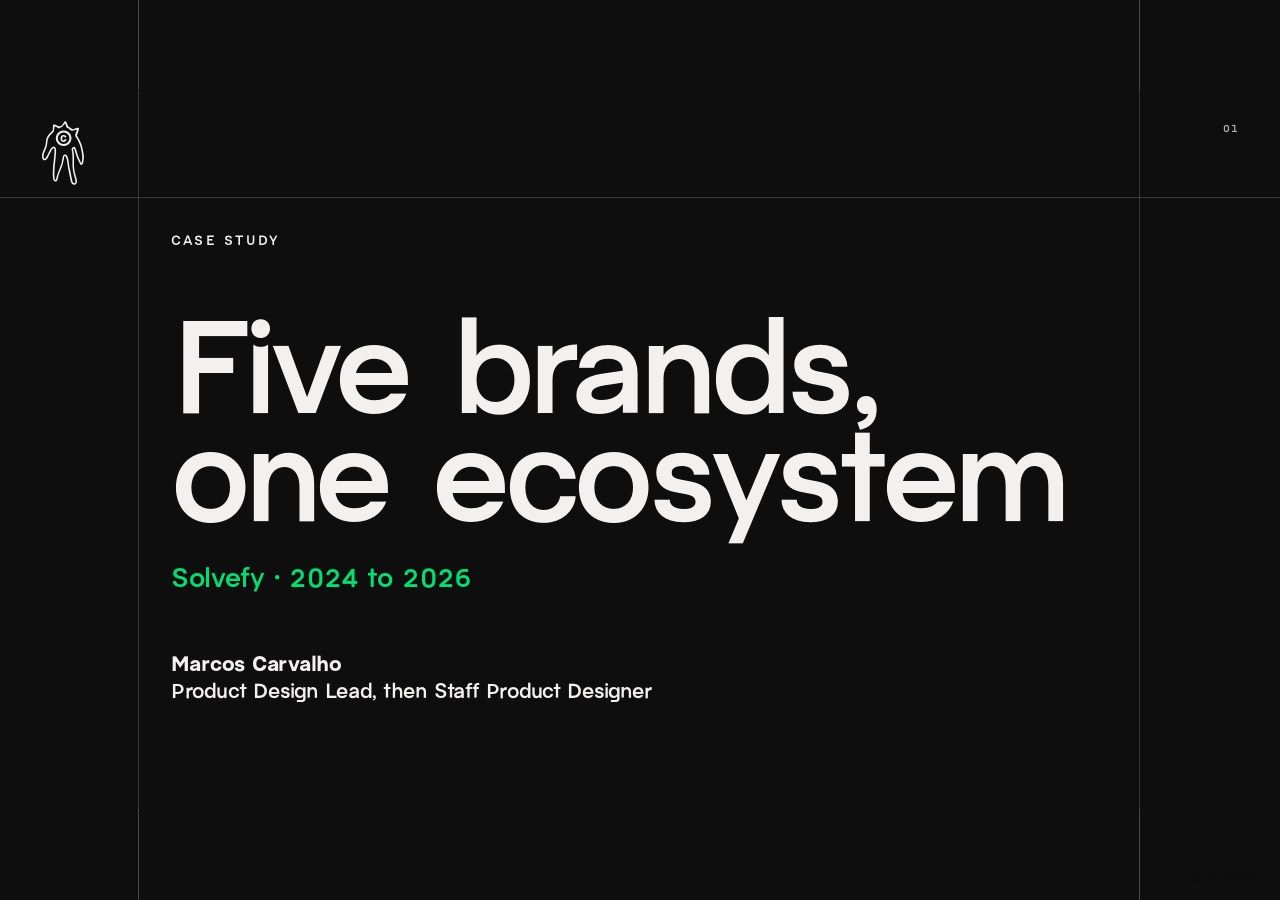
<file: decks/solvefy/index.html>
<!doctype html>
<html lang="en">
<head>
<meta charset="utf-8">
<meta name="viewport" content="width=device-width,initial-scale=1">
<title>Solvefy · Marcos Carvalho</title>
<link rel="stylesheet" href="deck.css">
</head>
<body>
<div id="bleed"></div>
<div id="mark"></div>
<div id="progress"></div>
<div id="counter"></div>
<div id="stage">

<!-- ══════ 01 · COVER ══════ -->
<section class="slide dark">
  <div class="grid"><i class="vl v1"></i><i class="hl"></i><i class="vl v3"></i></div>
  <div class="mark"></div>
  <div class="body tov3">
    <div class="pane" style="left:0;top:0;right:0">
      <div class="kick">Case study</div>
      <h1 class="huge" style="margin-top:90px">Five brands,<br>one ecosystem</h1>
      <p class="lead" style="margin-top:54px;color:var(--green-ink)">Solvefy · 2024 to 2026</p>
    </div>
    <div class="pane" style="left:0;bottom:110px;right:0">
      <p class="sm" style="opacity:1;font-size:29px"><b>Marcos Carvalho</b><br>Product Design Lead, then Staff Product Designer</p>
    </div>
  </div>
  <div class="pnum">01</div>
</section>

<!-- ══════ 02 · THE SHORT VERSION ══════ -->
<section class="slide green">
  <div class="grid"><i class="vl v1"></i><i class="hl"></i><i class="vl v2"></i></div>
  <div class="mark"></div>
  <div class="body">
    <div class="pane" style="left:0;top:0;width:857px;height:100%">
      <div class="kick">The short version</div>
      <h2 style="margin-top:32px;font-size:76px">I led it, and I ran<br>the transformation</h2>
      <p class="sm" style="margin-top:44px;max-width:38ch">Everything that follows came out of listening first. The redesign was the consequence, not the brief.</p>
    </div>
    <div class="cells right">
      <div class="cell"><span class="no">01</span><span class="txt">I led the team<span>Seven people: product designers, UX writers and art directors, with growth pulling the same direction</span></span></div>
      <div class="cell"><span class="no">02</span><span class="txt">I ran the research myself<span>Customer interviews, stakeholder interviews, market analysis. Not delegated, not a readout</span></span></div>
      <div class="cell"><span class="no">03</span><span class="txt">It surfaced three problems<span>Flows that broke in the middle, churn we could finally name, and a brand no customer could read</span></span></div>
      <div class="cell fill"><span class="no">04</span><span class="txt">That knowledge led everything after it<span>The redesign of brand, flows and system, and the culture we rebuilt so it would hold</span></span></div>
    </div>
  </div>
  <div class="pnum">02</div>
</section>

<!-- ══════ 05 · WHAT SOLVEFY IS ══════ -->
<section class="slide">
  <div class="grid"><i class="vl v1"></i><i class="hl"></i><i class="vl v2"></i></div>
  <div class="mark"></div>
  <div class="body">
    <div class="pane" style="left:0;top:0;width:857px;height:100%">
      <div class="kick">The company</div>
      <h2 class="md" style="margin-top:26px;font-size:76px">A martech<br>ecosystem,<br>born in telecom</h2>
      <p class="sm" style="margin-top:36px;max-width:38ch">Solvefy sells to communication teams: campaign dispatch, CPaaS, customer data and AI orchestration. It did not start there.</p>
    </div>
    <div class="cells right">
      <div class="cell"><span class="no">01</span><span class="txt">Started as telecom, 2006<span>Voice and messaging infrastructure for Brazilian businesses, under the Brasilfone name</span></span></div>
      <div class="cell"><span class="no">02</span><span class="txt">Became CPaaS<span>The infrastructure turned into an API, and messaging became a product other companies build on</span></span></div>
      <div class="cell"><span class="no">03</span><span class="txt">Then martech<span>Campaign dispatch, customer data and AI orchestration, layered on twenty years of delivery</span></span></div>
      <div class="cell"><span class="no">04</span><span class="txt">Each need became a new brand<span>Which is exactly where the problem in this case begins</span></span></div>
    </div>
  </div>
  <div class="pnum">03</div>
</section>

<!-- ══════ 06 · CONTEXT ══════ -->
<section class="slide">
  <div class="grid"><i class="vl v1"></i><i class="hl"></i></div>
  <div class="mark"></div>
  <div class="tophead"><h2 class="md" style="font-size:58px">Two decades of company, five brands deep</h2></div>
  <div class="body">
    <div class="pane" style="left:0;top:0;right:0;height:var(--r1);padding:var(--pad) var(--pad) 0;display:flex;align-items:flex-start;gap:64px">
      <div><div style="font-size:66px;font-weight:300;line-height:.92;color:var(--green-ink)">20k<span style="font-size:32px">+</span></div><div style="font-size:20px;opacity:.75;margin-top:8px;max-width:13ch">companies served</div></div>
      <div><div style="font-size:66px;font-weight:300;line-height:.92;color:var(--green-ink)">57<span style="font-size:32px"> bn</span></div><div style="font-size:20px;opacity:.75;margin-top:8px;max-width:13ch">messages delivered</div></div>
      <div><div style="font-size:66px;font-weight:300;line-height:.92;color:var(--green-ink)">4</div><div style="font-size:20px;opacity:.75;margin-top:8px;max-width:15ch">products in the portfolio</div></div>
    </div>
  </div>
  <div class="fig contain" style="left:var(--v1);top:calc(var(--h1) + var(--r1));right:0;bottom:18px;background:var(--off)">
    <img src="img/timeline.webp" alt="" style="object-fit:contain;object-position:right center"></div>
    <div class="pnum">04</div>
</section>

<!-- ══════ 07 · MY ROLE ══════ -->
<section class="slide">
  <div class="grid"><i class="vl v1"></i><i class="hl"></i><i class="vl v2"></i></div>
  <div class="mark"></div>
  <div class="body">
    <div class="pane" style="left:0;top:0;width:857px;height:100%">
      <div class="kick">Ownership</div>
      <h2 style="margin-top:32px">My role,<br>step by step</h2>
      <ul class="topics" style="max-width:40ch">
        <li>Led a team of <b>7</b>: product designers, UX writers and art directors</li>
        <li>Reported to the <b>CPO</b></li>
      </ul>
    </div>
    <div class="cells right">
      <div class="cell"><span class="no">01</span><span class="txt">Research and discovery<span><b>I ran it.</b> Interviews, synthesis and the metric set, with CS, Sales and product</span></span></div>
      <div class="cell"><span class="no">02</span><span class="txt">Brand and narrative<span><b>I led it.</b> Directed the designers, writers and art direction behind it</span></span></div>
      <div class="cell"><span class="no">03</span><span class="txt">Product flows and IA<span><b>I owned it.</b> Hands on across four products, close to engineering and operations</span></span></div>
      <div class="cell"><span class="no">04</span><span class="txt">Design system<span><b>I structured it.</b> Token architecture and multi brand rules, built with front end</span></span></div>
      <div class="cell fill"><span class="no">05</span><span class="txt">Delivery, QA and rollout<span><b>I directed it.</b> Agile squads, plus sales playbooks and two live events</span></span></div>
    </div>
  </div>
  <div class="pnum">05</div>
</section>

<!-- ══════ 08 · THE PROBLEM ══════ -->
<section class="slide solid">
  <div class="grid"><i class="vl v1"></i><i class="hl"></i><i class="vl v3"></i></div>
  <div class="mark"></div>
  <div class="body tov3">
    <div class="pane" style="left:0;top:0;right:0">
      <h2 class="bold" style="font-size:90px;margin-top:20px">Five brands.<br><span class="hi">One confused customer.</span></h2>
      <p class="lead" style="margin-top:76px;max-width:44ch">Solvefy came out of <span class="hi dim">Ativos Capital</span> carrying five brands that overlapped. A customer who needed two of our products got two interfaces, two tones of voice and two support paths, for one job.</p>
    </div>
    <!-- What the five brands were actually selling. Named on the slide so the
         overlap is concrete: the room can see two of these answering one job. -->
    <div class="pane" style="left:0;bottom:0;right:0;height:calc(var(--r1) + 50px);border-top:1px solid var(--rule)">
      <div class="kick">The products at the time</div>
      <div class="prods">
        <span class="chip md">CDP</span>
        <span class="chip md">CPaaS</span>
        <span class="chip md">API</span>
        <span class="chip md">Cloud</span>
        <span class="chip md">Self service communication</span>
      </div>
    </div>
  </div>
  <div class="pnum">06</div>
</section>

<section class="slide">
  <div class="grid"><i class="vl v1"></i><i class="hl"></i></div>
  <div class="mark"></div>
  <div class="body">
    <div class="pane" style="left:0;top:0;right:0;height:120px">
      <div class="kick">The overlap, in public</div>
    </div>
  </div>

  <div class="fig" style="left:257px;top:320px;width:554px;height:310px"><img src="img/brand-cdp.webp" alt=""></div>
  <div class="fig" style="left:811px;top:320px;width:554px;height:316px"><img src="img/brand-disparo.webp" alt=""></div>
  <div class="fig" style="left:1365px;top:320px;width:555px;height:277px"><img src="img/brand-fone.webp" alt=""></div>

  <div class="caps" style="left:257px;top:682px;width:554px">
    <div class="kick">easyCDP</div>
    <ul><li><span class="hi dim">SMS</span></li><li><span class="hi dim">WhatsApp</span></li><li>Email</li></ul>
  </div>
  <div class="caps" style="left:811px;top:682px;width:554px">
    <div class="kick">Disparo Pro</div>
    <ul><li><span class="hi dim">WhatsApp</span> marketing</li><li>RCS</li><li><span class="hi dim">SMS</span></li><li><span class="hi dim">Voice</span></li><li>Group management</li></ul>
  </div>
  <div class="caps" style="left:1365px;top:682px;width:555px">
    <div class="kick">Brasilfone</div>
    <ul><li><span class="hi dim">Voice</span> calls</li><li>Bulk <span class="hi dim">SMS</span></li><li><span class="hi dim">SMS</span> white label</li><li>Flash call</li></ul>
  </div>
  <div class="pnum">07</div>
</section>

<!-- ══════ 09 · WHAT IT COST ══════ -->
<section class="slide">
  <div class="grid"><i class="vl v1"></i><i class="hl"></i><i class="vl v2"></i></div>
  <div class="mark"></div>
  <div class="body">
    <div class="pane" style="left:0;top:0;width:857px;height:100%">
      <div class="kick">Business and user</div>
      <h2 style="margin-top:32px">What the<br><span class="hi">overlap</span> cost</h2>
      <p class="sm" style="margin-top:46px;max-width:38ch">Two lists, one root cause. I kept them next to each other for the whole project so no decision optimised one against the other.</p>
    </div>
    <div class="cells right">
      <div class="cell"><span class="no">biz</span><span class="txt">Churn we could finally name<span>Customers left because they never understood what they already had</span></span></div>
      <div class="cell"><span class="no">biz</span><span class="txt">Cross sell stalled<span>Selling a second product meant selling a second company</span></span></div>
      <div class="cell"><span class="no">biz</span><span class="txt">Support cost multiplied by five<span>Five surfaces, five sets of questions, one team</span></span></div>
      <div class="cell"><span class="no">user</span><span class="txt">Learn the tool twice<span>Same job, different navigation, different words</span></span></div>
      <div class="cell fill"><span class="no">user</span><span class="txt">Long flows, and no white label<span>Campaign setup nobody could finish in one sitting, and a reseller channel the product blocked</span></span></div>
    </div>
  </div>
  <div class="pnum">08</div>
</section>

<!-- ══════ 10 · DISCOVERY ══════ -->
<section class="slide">
  <div class="grid"><i class="vl v1"></i><i class="hl"></i><i class="vl v2"></i></div>
  <div class="mark"></div>
  <div class="body">
    <div class="pane" style="left:0;top:0;width:857px;height:100%;display:flex;flex-direction:column">
      <div class="kick">Discovery</div>
      <h2 class="md" style="margin-top:22px;font-size:76px">How we<br>listened</h2>
      <p class="sm" style="margin-top:32px;max-width:38ch">The brief said rebrand. I refused to start from the logo, so the first month went into customers, not colour.</p>
      <p class="sm" style="margin-top:26px;max-width:38ch"><b>We defined the metrics we would track before we designed anything.</b></p>
      <div class="switch" data-controls="research" style="margin-top:auto;align-self:flex-start">
        <button data-state="before" aria-pressed="true">Qualitative</button>
        <button data-state="after" aria-pressed="false">Quantitative</button>
      </div>
    </div>

    <div class="flowbox" id="research" style="position:absolute;left:857px;top:0;right:0;bottom:0">
      <div class="flow" data-state="before" style="padding:var(--pad)">
        <div class="kick">Who we talked to</div>
        <div class="sample" style="margin-top:30px">
          <div class="grp"><div class="dots"><i class="dot"></i><i class="dot"></i><i class="dot"></i></div><div class="lbl">Segment 1</div></div>
          <div class="grp"><div class="dots"><i class="dot"></i><i class="dot"></i><i class="dot"></i></div><div class="lbl">Segment 2</div></div>
          <div class="grp"><div class="dots"><i class="dot"></i><i class="dot"></i></div><div class="lbl">Segment 3</div></div>
        </div>
        <ul class="topics" style="margin-top:44px;max-width:44ch">
          <li><b>8</b> interviews with our top accounts, across <b>3 segments</b></li>
          <li>Stakeholder interviews with founders and commercial leadership</li>
          <li>Sessions sitting with CS and Sales while they handled real accounts</li>
        </ul>
      </div>

      <div class="flow" data-state="after" style="padding:var(--pad)">
        <div class="npsscale" style="margin-top:0">
          <div class="npsbar" style="margin-top:66px">
            <i></i><i></i><i></i><i></i><i></i><i></i><i></i><i></i><i></i><i></i>
            <div class="mark60" style="left:80%"><div class="flag">NPS 60</div></div>
          </div>
          <div class="npsends"><span>−100</span><span>0</span><span>+100</span></div>
          <div class="npszones"><span>Needs work</span><span>Good</span><span style="text-align:right">Excellent</span></div>
        </div>
        <ul class="topics" style="margin-top:44px;max-width:44ch">
          <li>Market and competitor analysis across the martech and CPaaS landscape</li>
          <li><b>Two years</b> of CS tickets, read for patterns</li>
          <li>An NPS baseline of <b>60</b>, already in the excellent band</li>
        </ul>
      </div>
    </div>
  </div>
  <div class="pnum">09</div>
</section>

<!-- ══════ 11 · WHAT WE HEARD ══════ -->
<section class="slide">
  <div class="grid"><i class="vl v1"></i><i class="hl"></i></div>
  <div class="mark"></div>
  <div class="tophead"><h2 class="bold" style="font-size:84px">What we heard</h2></div>
  <div class="body">
    <div class="hand">
      <article class="qcard">
        <div class="qhead"><span class="seg"><svg class="segfig" viewBox="0 0 24 24" aria-hidden="true"><circle cx="12" cy="8.1" r="3.85"/><path d="M4.3 20.5c0-4.25 3.45-6.5 7.7-6.5s7.7 2.25 7.7 6.5z"/></svg></span><span class="segname">Segment 1</span></div>
        <p class="quote">“I start the campaign and I finish it tomorrow.”</p>
        <p class="qwhy">Flows were long and broke in the middle, so work was abandoned and restarted</p>
      </article>
      <article class="qcard">
        <div class="qhead"><span class="seg"><svg class="segfig" viewBox="0 0 24 24" aria-hidden="true"><circle cx="12" cy="8.1" r="3.85"/><path d="M4.3 20.5c0-4.25 3.45-6.5 7.7-6.5s7.7 2.25 7.7 6.5z"/></svg></span><span class="segname">Segment 2</span></div>
        <p class="quote">“When it breaks I do not know who to ask.”</p>
        <p class="qwhy">Support was thinnest exactly where the flow was hardest</p>
      </article>
      <article class="qcard">
        <div class="qhead"><span class="seg"><svg class="segfig" viewBox="0 0 24 24" aria-hidden="true"><circle cx="12" cy="8.1" r="3.85"/><path d="M4.3 20.5c0-4.25 3.45-6.5 7.7-6.5s7.7 2.25 7.7 6.5z"/></svg></span><span class="segname">Segment 2</span></div>
        <p class="quote">“I cannot put my own client in front of this.”</p>
        <p class="qwhy">Agencies and resellers needed white label and the product could not give it</p>
      </article>
      <article class="qcard">
        <div class="qhead"><span class="seg"><svg class="segfig" viewBox="0 0 24 24" aria-hidden="true"><circle cx="12" cy="8.1" r="3.85"/><path d="M4.3 20.5c0-4.25 3.45-6.5 7.7-6.5s7.7 2.25 7.7 6.5z"/></svg></span><span class="segname">Segment 3</span></div>
        <p class="quote">“Is this the same company?”</p>
        <p class="qwhy">The five brands read as five vendors, even to customers who paid for all five</p>
      </article>
    </div>
  </div>
  <div class="pnum">10</div>
</section>

<!-- ══════ 12 · THE REFRAME ══════ -->
<section class="slide">
  <div class="grid"><i class="vl v1"></i><i class="hl"></i><i class="vl v3"></i></div>
  <div class="mark"></div>
  <div class="body tov3">
    <div class="pane" style="left:0;top:0;right:0;height:var(--r3)">
      <div class="kick">The reframe</div>
      <h2 style="margin-top:32px">The problem<br>was <span class="hi">never the logo</span></h2>
    </div>
    <div class="block" style="left:0;top:var(--r3);right:0;bottom:0;display:flex;align-items:center">
      <div style="padding:0 50px">
        <p class="lead" style="max-width:42ch"><b>Restated:</b> customers did not experience five brands. They experienced five products that refused to behave like one. Fixing the surface without fixing that would have been a repaint.</p>
      </div>
    </div>
  </div>
  <div class="pnum">11</div>
</section>

<!-- ══════ 13 · PRIORITISATION ══════ -->
<section class="slide">
  <div class="grid"><i class="vl v1"></i><i class="hl"></i><i class="vl v2"></i></div>
  <div class="mark"></div>
  <div class="body">
    <div class="pane" style="left:0;top:0;width:857px;height:100%">
      <div class="kick">Prioritisation</div>
      <h2 style="margin-top:32px">Five months,<br><span class="hi">two tracks</span></h2>
      <p class="sm" style="margin-top:46px;max-width:38ch">Branding started in the middle of December and launched on <b>16 May</b>. The design system and the product rebuild did not queue behind it, they ran alongside it the whole way. One rule decided what went first: anything that unblocked another team.</p>
    </div>
    <div class="cells right stack">
      <div class="cell"><span class="no">system</span><span class="txt">Design system foundations<br>and flow surgery<span><b>Alongside, from day one.</b> Token architecture, multi brand rules, the two worst flows rebuilt</span></span></div>
      <div class="cell"><span class="no">brand</span><span class="txt">One brand, one narrative,<br>one step by step<span><b>Mid December to 16 May.</b> Brand system, product story, sales playbooks, two live events</span></span></div>
      <div class="cell fill"><span class="no">later</span><span class="txt">White label and<br>the unified shell<span><b>Did not make the five months.</b> Resellers, agencies, and one shell holding every product</span></span></div>
    </div>
  </div>
  <div class="pnum">12</div>
</section>

<!-- ══════ 14 · FOUR MOVES ══════ -->
<section class="slide solid">
  <div class="grid"><i class="vl v1"></i><i class="hl"></i></div>
  <div class="mark"></div>
  <div class="tophead"><h2 class="bold" style="font-size:84px">Four moves</h2></div>
  <div class="body">
    <div class="cells">
      <div class="cell"><span class="no">I</span><span class="txt">One brand, so the ecosystem is legible from outside</span></div>
      <div class="cell"><span class="no">II</span><span class="txt">One design system, as the single base under every product</span></div>
      <div class="cell"><span class="no">III</span><span class="txt">Flows rebuilt around the job, not around the org chart</span></div>
      <div class="cell"><span class="no">IV</span><span class="txt">A step by step and a product story anyone could repeat</span></div>
    </div>
  </div>
  <div class="pnum top">13</div>
</section>

<!-- ══════ 15 · MOVE I — ONE BRAND ══════ -->
<section class="slide">
  <div class="grid"><i class="vl v1"></i><i class="hl"></i><i class="vl v2"></i></div>
  <div class="mark"></div>
  <div class="body" style="right:calc(100% - var(--v2))">
    <div class="pane" style="left:0;top:0;right:0;height:100%">
      <div class="kick">Move I</div>
      <h3 style="margin-top:30px">One brand, one promise</h3>
      <ul class="topics" style="margin-top:40px;max-width:52ch">
        <li>Five identities collapsed into <b>one system</b></li>
        <li>A single mark, and one line the whole company could say out loud</li>
        <li>A visual language that survives a billboard and a button</li>
        <li>Shipped with sales playbooks and two live events, so the commercial team told the same story the product did</li>
      </ul>
    </div>
  </div>
  <div class="fig" style="left:1064px;top:var(--h1);right:0;height:460px">
    <img src="img/solv-1-02.webp" alt=""></div>
  <div class="fig" style="left:1064px;top:calc(var(--h1) + 460px);width:428px;bottom:0"><img src="img/solv-1-09.webp" alt=""></div>
  <div class="fig" style="left:1492px;top:calc(var(--h1) + 460px);right:0;bottom:0"><img src="img/solv-1-10.webp" alt=""></div>
  <div class="pnum top">14</div>
</section>

<!-- ══════ 16 · THE LOCKUP SYSTEM ══════ -->
<section class="slide">
  <div class="grid"><i class="vl v1"></i><i class="hl"></i><i class="vl v2"></i></div>
  <div class="mark"></div>
  <div class="body">
    <div class="pane" style="left:0;top:0;width:857px;height:100%">
      <div class="kick">Move I, continued</div>
      <h2 class="md" style="margin-top:26px;font-size:76px">One mark,<br>ten signatures</h2>
      <ul class="topics" style="margin-top:40px;max-width:52ch">
        <li>Each product keeps its own name and its own colour</li>
        <li>Every one is built the same way: <b>the parent mark, a slash, the product</b></li>
        <li>A customer who learns one learns all of them</li>
        <li>The hub is where it pays off: every product in one place, each recognisable on its own and obviously the same company</li>
      </ul>
    </div>
  </div>
  <div class="fig" style="left:1064px;top:var(--h1);right:0;bottom:0">
    <img src="img/product-hub.webp" alt="" style="object-position:center top"></div>
  <div class="pnum top">15</div>
</section>

<section class="slide">
  <div class="grid"><i class="vl v1"></i><i class="hl"></i></div>
  <div class="mark"></div>
  <div class="tophead"><h2 class="bold" style="font-size:108px">The launch</h2></div>
  <div class="body">
    <div class="pane" style="left:0;top:0;width:1064px;height:402px;padding-top:var(--pad)">
      <p class="sm" style="max-width:52ch;font-size:30px"><b>16 May.</b> One brand and one story, said out loud to the whole company and to the market on the same day.</p>
      <ul class="topics" style="margin-top:34px;max-width:62ch">
        <li><b>Two live events</b>, not a deck emailed round</li>
        <li>The sales playbooks shipped with the brand system, so the commercial team told the same story the product did</li>
      </ul>
    </div>
  </div>
  <div class="fig" style="left:var(--v1);top:563px;width:726px;bottom:0"><img src="img/live-03.webp" alt=""></div>
  <div class="fig" style="left:933px;top:563px;width:987px;bottom:0"><img src="img/live-02.webp" alt=""></div>
  <div class="pnum">16</div>
</section>

<section class="slide">
  <div class="grid"><i class="vl v1"></i><i class="hl"></i><i class="vl v2"></i></div>
  <div class="mark"></div>
  <div class="body">
    <div class="pane" style="left:0;top:0;width:857px;height:100%;display:flex;flex-direction:column">
      <div class="kick">Move II</div>
      <h2 class="md" style="margin-top:26px;font-size:60px">One system underneath,<br>ten brands on top</h2>
      <ul class="topics" style="margin-top:38px;max-width:52ch">
        <li>Components read <b>semantic tokens</b>, never a brand name</li>
        <li>One class swaps the whole product, so a new brand is configuration, not a rebuild</li>
        <li>A colour now has a role instead of a hex, and contrast is checked at the token</li>
      </ul>
      <div class="dsnums">
        <div><b>10</b><span>sub brands on one base</span></div>
        <div><b>50<i>→950</i></b><span>token scale</span></div>
        <div><b>1<i> : 1</i></b><span>Figma and Storybook</span></div>
      </div>
    </div>
  </div>
  <div class="fig" style="left:1064px;top:var(--h1);right:0;bottom:0">
    <img src="img/brand-colors.webp" alt="" style="object-position:left top"></div>
  <div class="pnum top">17</div>
</section>


<!-- ══════ 18 · MOVE III — FLOWS ══════ -->
<section class="slide">
  <div class="grid"><i class="vl v1"></i><i class="hl"></i></div>
  <div class="mark"></div>
  <div class="body">
    <div class="pane" style="left:0;top:0;right:0;height:var(--r1)">
      <div class="kick">Move III</div>
      <h2 class="md" style="margin-top:18px;font-size:72px">Flows rebuilt around the job</h2>
    </div>

    <div class="pane" style="left:0;top:var(--r1);right:0;bottom:0;border-top:1px solid var(--rule);padding-top:40px;display:flex;flex-direction:column">
      <div class="switch" data-controls="campaign-flow" style="align-self:flex-start">
        <button data-state="before" aria-pressed="true">Before</button>
        <button data-state="after" aria-pressed="false">After</button>
      </div>

      <div class="flowbox" id="campaign-flow" style="flex:1;margin-top:56px">
        <div class="flow" data-state="before">
          <div class="flowrow" style="gap:14px">
            <span class="chip md">Audience</span><span class="arw" style="font-size:26px">→</span>
            <span class="chip md">Channel</span><span class="arw" style="font-size:26px">→</span>
            <span class="chip md">Template</span><span class="arw" style="font-size:26px">→</span>
            <span class="chip md dash">Approval</span><span class="arw" style="font-size:26px">→</span>
            <span class="chip md">Schedule</span><span class="arw" style="font-size:26px">→</span>
            <span class="chip md dash">Billing</span><span class="arw" style="font-size:26px">→</span>
            <span class="chip md">Send</span>
          </div>
          <ul class="topics note" style="margin-top:58px;max-width:72ch">
            <li>One screen per team that owned a field</li>
            <li><b>Approval and billing sat in the path</b>, and neither belonged to the person doing the work</li>
            <li>Nothing saved, so an interrupted campaign started over</li>
          </ul>
        </div>

        <div class="flow" data-state="after">
          <div class="flowrow">
            <span class="chip lg">Who and what</span><span class="arw" style="font-size:40px">→</span>
            <span class="chip lg">Message</span><span class="arw" style="font-size:40px">→</span>
            <span class="chip lg">Review</span><span class="arw" style="font-size:40px">→</span>
            <span class="chip lg hot">Send</span>
          </div>
          <ul class="topics note" style="margin-top:58px;max-width:72ch">
            <li>One screen per decision the customer actually makes</li>
            <li><b>Approval and billing moved into Review</b>, off the critical path</li>
            <li>Progress saves, and help sits at the two points people stopped</li>
          </ul>
        </div>
      </div>
    </div>
  </div>
  <div class="pnum">18</div>
</section>

<!-- ══════ 19 · MOVE IV — THE UI ══════ -->
<section class="slide">
  <div class="grid"><i class="vl v1"></i><i class="hl"></i><i class="vl v2"></i></div>
  <div class="mark"></div>
  <div class="body" style="right:calc(100% - var(--v2))">
    <div class="pane" style="left:0;top:0;right:0;height:100%">
      <div class="kick">Move IV</div>
      <h3 style="margin-top:30px">The step by step</h3>
      <p class="sm" style="margin-top:44px;max-width:46ch;font-size:27px">Dense B2B screens where the density is the point. Every surface runs on the shared system: same spacing scale, same states, same word for the same action.</p>
      <p class="sm" style="margin-top:32px;max-width:46ch;font-size:27px;opacity:.78">Copy rules shipped with the components. Imperative for actions, concrete over abstract, sentence case everywhere.</p>
    </div>
  </div>
  <div class="fig" style="left:1064px;top:var(--h1);width:428px;bottom:0"><img src="img/solv-5-04.webp" alt="" style="object-position:left top"></div>
  <div class="fig" style="left:1492px;top:var(--h1);right:0;height:460px"><img src="img/solv-5-01.webp" alt="" style="object-position:left top"></div>
  <div class="fig" style="left:1492px;top:calc(var(--h1) + 460px);right:0;bottom:0"><img src="img/solv-5-03.webp" alt="" style="object-position:left top"></div>
  <div class="pnum top">19</div>
</section>

<!-- ══════ 20 · AI IN THE PRODUCT ══════ -->
<section class="slide">
  <div class="grid"><i class="vl v1"></i><i class="hl"></i><i class="vl v2"></i></div>
  <div class="mark"></div>
  <div class="body">
    <div class="pane" style="left:0;top:0;width:857px;height:100%">
      <div class="kick">And while we did it</div>
      <h2 class="md" style="margin-top:26px">AI in the<br>product, not<br>on the slide</h2>
      <p class="sm" style="margin-top:34px;max-width:38ch">I ran my own process on Claude Code, MCPs and custom agents. In parallel the company shipped Agents, its AI orchestration product, on the same system every other surface uses.</p>
      <p class="sm" style="margin-top:28px;max-width:38ch;opacity:.78">The distinction that matters: AI as something the team builds with daily, not a line in a deck.</p>
    </div>
  </div>
  <div class="fig contain" style="left:1064px;top:var(--h1);right:0;height:411px;background:#fff">
    <img src="img/ds-agents.webp" alt=""></div>
  <div class="cap" style="left:1064px;top:calc(var(--h1) + 415px)">Agents console · live agents, model, product, last run</div>
  <div class="fig contain" style="left:1064px;top:calc(var(--h1) + 451px);right:0;height:391px;background:#fff">
    <img src="img/ds-table.webp" alt=""></div>
  <div class="cap" style="left:1064px;bottom:6px">Campaign table · same components, different sub brand</div>
  <div class="pnum top">20</div>
</section>

<section class="slide">
  <div class="grid"><i class="vl v1"></i><i class="hl"></i></div>
  <div class="mark"></div>
  <div class="tophead"><h2 class="bold" style="font-size:84px">What moved</h2></div>
  <div class="body">
    <div class="pane" style="left:0;top:0;right:0;height:var(--r1);padding-top:var(--pad)">
      <p class="sm" style="max-width:50ch;font-size:30px">Measured against the baseline we set before design started. Four numbers, and one change that has no number.</p>
    </div>
  </div>
  <div class="pnum">21</div>
</section>

<!-- ══════ RESULTS · beat 01 ══════ -->
<section class="slide green">
  <div class="grid"><i class="vl v1"></i><i class="hl"></i></div>
  <div class="mark"></div>
  <div class="body">
    <div class="pane bigpane" style="left:0;top:0;right:0;bottom:0">
      <div class="kick">Results · 01 of 05</div>
      <div class="bigstat"><span class="was">60</span><span class="to">→</span><span class="now">90</span></div>
      <div class="biglab">NPS, before and after<br>the portfolio rebuild</div>
      <div class="bigwhy">The baseline of 60 was already in the excellent band, which is what made the number hard to move.</div>
    </div>
  </div>
  <div class="pnum">22</div>
</section>

<!-- ══════ RESULTS · beat 02 ══════ -->
<section class="slide green">
  <div class="grid"><i class="vl v1"></i><i class="hl"></i></div>
  <div class="mark"></div>
  <div class="body">
    <div class="pane bigpane" style="left:0;top:0;right:0;bottom:0">
      <div class="kick">Results · 02 of 05</div>
      <div class="bigstat"><span class="now">70</span><span class="unit">%</span></div>
      <div class="biglab">Faster to dispatch a campaign</div>
      <div class="bigwhy">Seven steps became four, and approval and billing came off the critical path.</div>
    </div>
  </div>
  <div class="pnum">23</div>
</section>

<!-- ══════ RESULTS · beat 03 ══════ -->
<section class="slide green">
  <div class="grid"><i class="vl v1"></i><i class="hl"></i></div>
  <div class="mark"></div>
  <div class="body">
    <div class="pane bigpane" style="left:0;top:0;right:0;bottom:0">
      <div class="kick">Results · 03 of 05</div>
      <div class="bigstat"><span class="was">5</span><span class="to">→</span><span class="now">1</span></div>
      <div class="biglab">Brands consolidated<br>into one ecosystem</div>
      <div class="bigwhy">Five identities, two tones of voice and two support paths, for one job.</div>
    </div>
  </div>
  <div class="pnum">24</div>
</section>

<!-- ══════ RESULTS · beat 04 ══════ -->
<section class="slide green">
  <div class="grid"><i class="vl v1"></i><i class="hl"></i></div>
  <div class="mark"></div>
  <div class="body">
    <div class="pane bigpane" style="left:0;top:0;right:0;bottom:0">
      <div class="kick">Results · 04 of 05</div>
      <div class="bigstat"><span class="now">10</span></div>
      <div class="biglab">Sub brands shipping<br>on one system</div>
      <div class="bigwhy">Components read semantic tokens, so a new brand is configuration instead of a rebuild.</div>
    </div>
  </div>
  <div class="pnum">25</div>
</section>

<section class="slide green">
  <div class="grid"><i class="vl v1"></i><i class="hl"></i></div>
  <div class="mark"></div>
  <div class="body">
    <div class="pane bigpane" style="left:0;top:0;right:0;bottom:0">
      <div class="kick">Results · 05 of 05</div>
      <div class="bigstat words">
        <span class="was">A telecom that built<br>some products</span>
        <span class="to">↓</span>
        <span class="now">A product company<br>that crafts solutions</span>
      </div>
      <div class="bigwhy">Design stopped being a service at the end of the line. Research set the brief, the design system became the base every product shared, and the commercial team told the same story the product did.</div>
    </div>
  </div>
  <div class="pnum">26</div>
</section>

<!-- ══════ 22 · WHAT DID NOT WORK ══════ -->
<section class="slide solid">
  <div class="grid"><i class="vl v1"></i><i class="hl"></i></div>
  <div class="mark"></div>
  <div class="tophead"><h2 class="bold" style="font-size:84px">What did not work</h2></div>
  <div class="body">
    <div class="cells">
      <div class="cell"><span class="no">01</span><span class="txt">I let the rebrand set the pace for too long<span>Two months of product decisions waited on a brand sign off they did not actually need</span></span></div>
      <div class="cell"><span class="no">02</span><span class="txt">The first token layer was too literal<span>Named after brands instead of roles, so the second sub brand broke it and we rewrote the semantic layer</span></span></div>
      <div class="cell"><span class="no">03</span><span class="txt">White label slipped to later, and stayed there<span>It was the loudest ask in the interviews and the one I could not get prioritised against revenue work</span></span></div>
    </div>
  </div>
  <div class="pnum top">27</div>
</section>

<!-- ══════ 23 · LEARNINGS ══════ -->
<section class="slide">
  <div class="grid"><i class="vl v1"></i><i class="hl"></i><i class="vl v2"></i></div>
  <div class="mark"></div>
  <div class="body">
    <div class="pane" style="left:0;top:0;width:857px;height:100%">
      <div class="kick">Learnings</div>
      <h2 style="margin-top:32px">What I<br>took with me</h2>
      <p class="sm" style="margin-top:46px;max-width:38ch">The version of me that started this project would have delivered the rebrand that was asked for. The version that finished it treats the brief as a hypothesis.</p>
    </div>
    <div class="cells right">
      <div class="cell"><span class="no">01</span><span class="txt">Interview before you agree to the brief<span>The reframe was the highest leverage thing I did, and it took three weeks</span></span></div>
      <div class="cell"><span class="no">02</span><span class="txt">Name tokens after roles, never after brands<span>A system is only multi brand if nothing inside it knows the brand's name</span></span></div>
      <div class="cell fill"><span class="no">03</span><span class="txt">Ship the story with the software<span>Playbooks and events were not marketing overhead, they were how the ecosystem became true outside the product</span></span></div>
    </div>
  </div>
  <div class="pnum">28</div>
</section>

</div>
<script src="deck.js"></script>
</body>
</html>
</file>
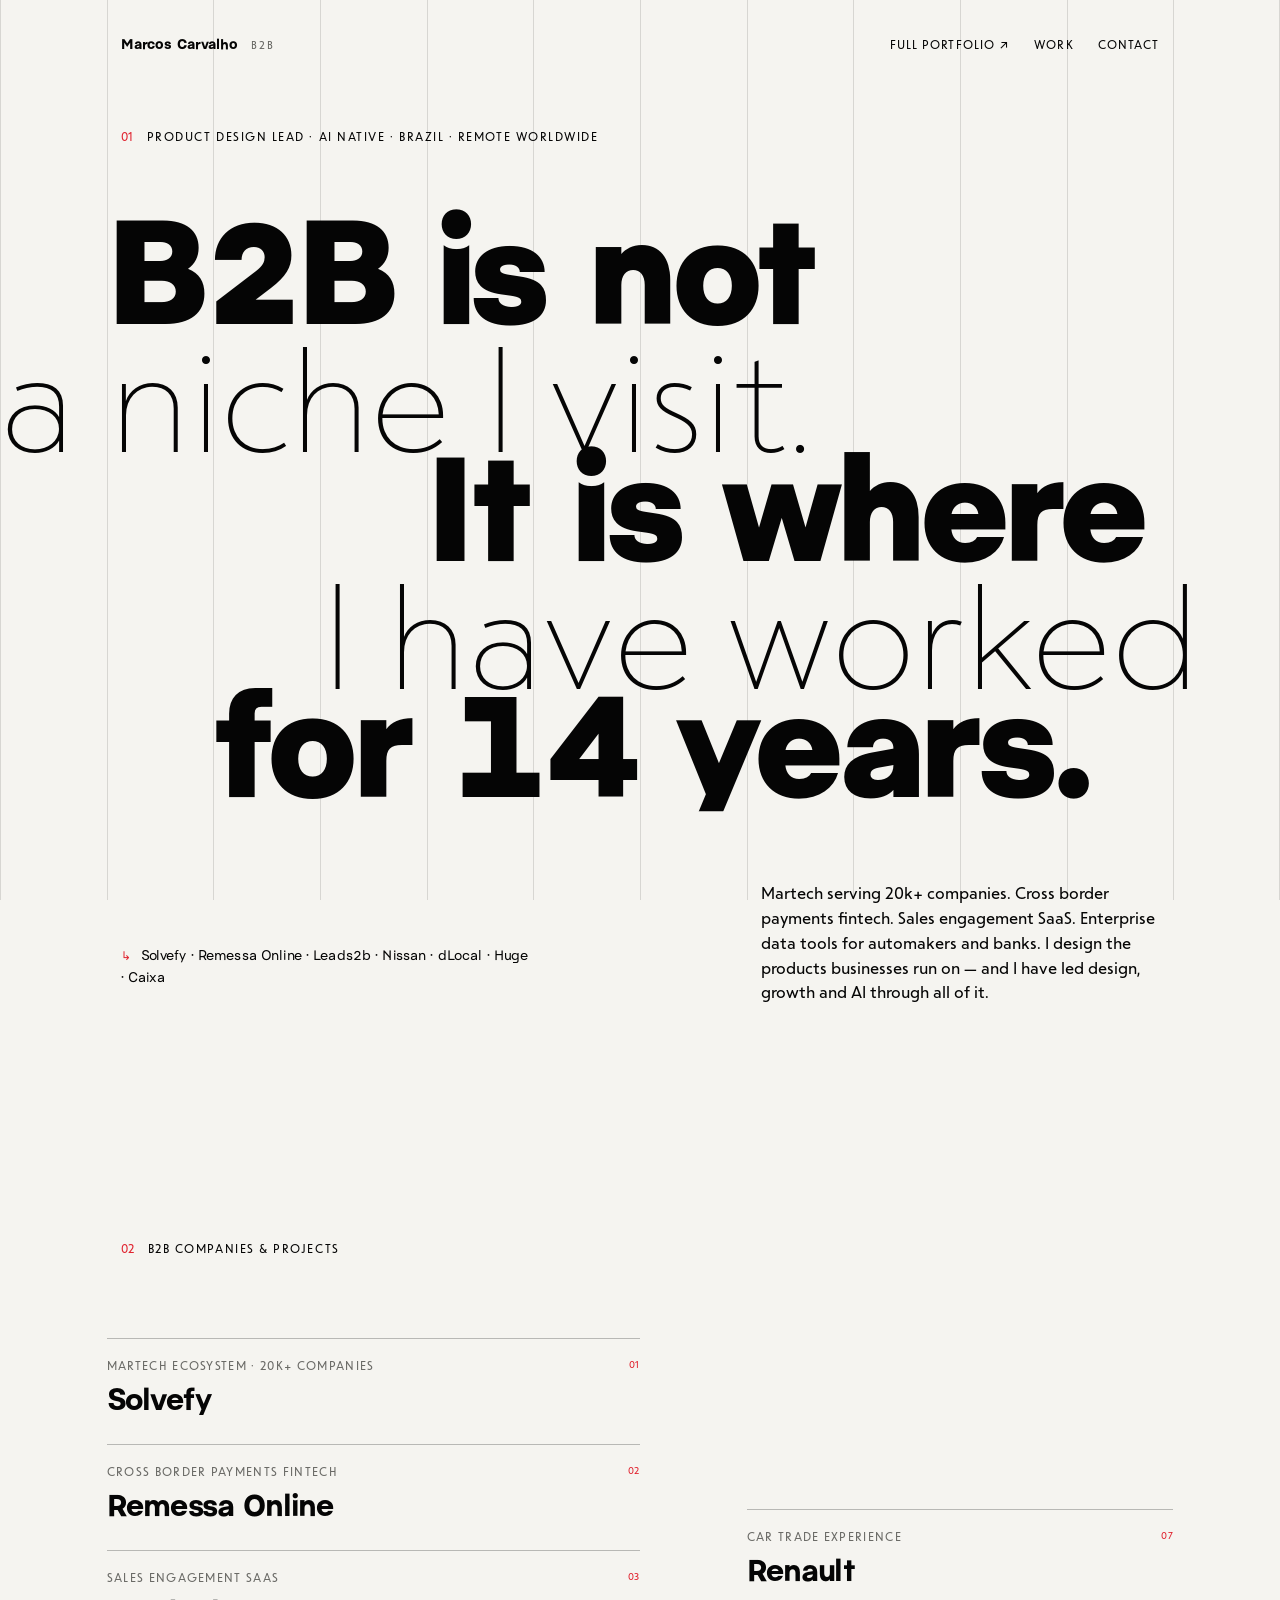
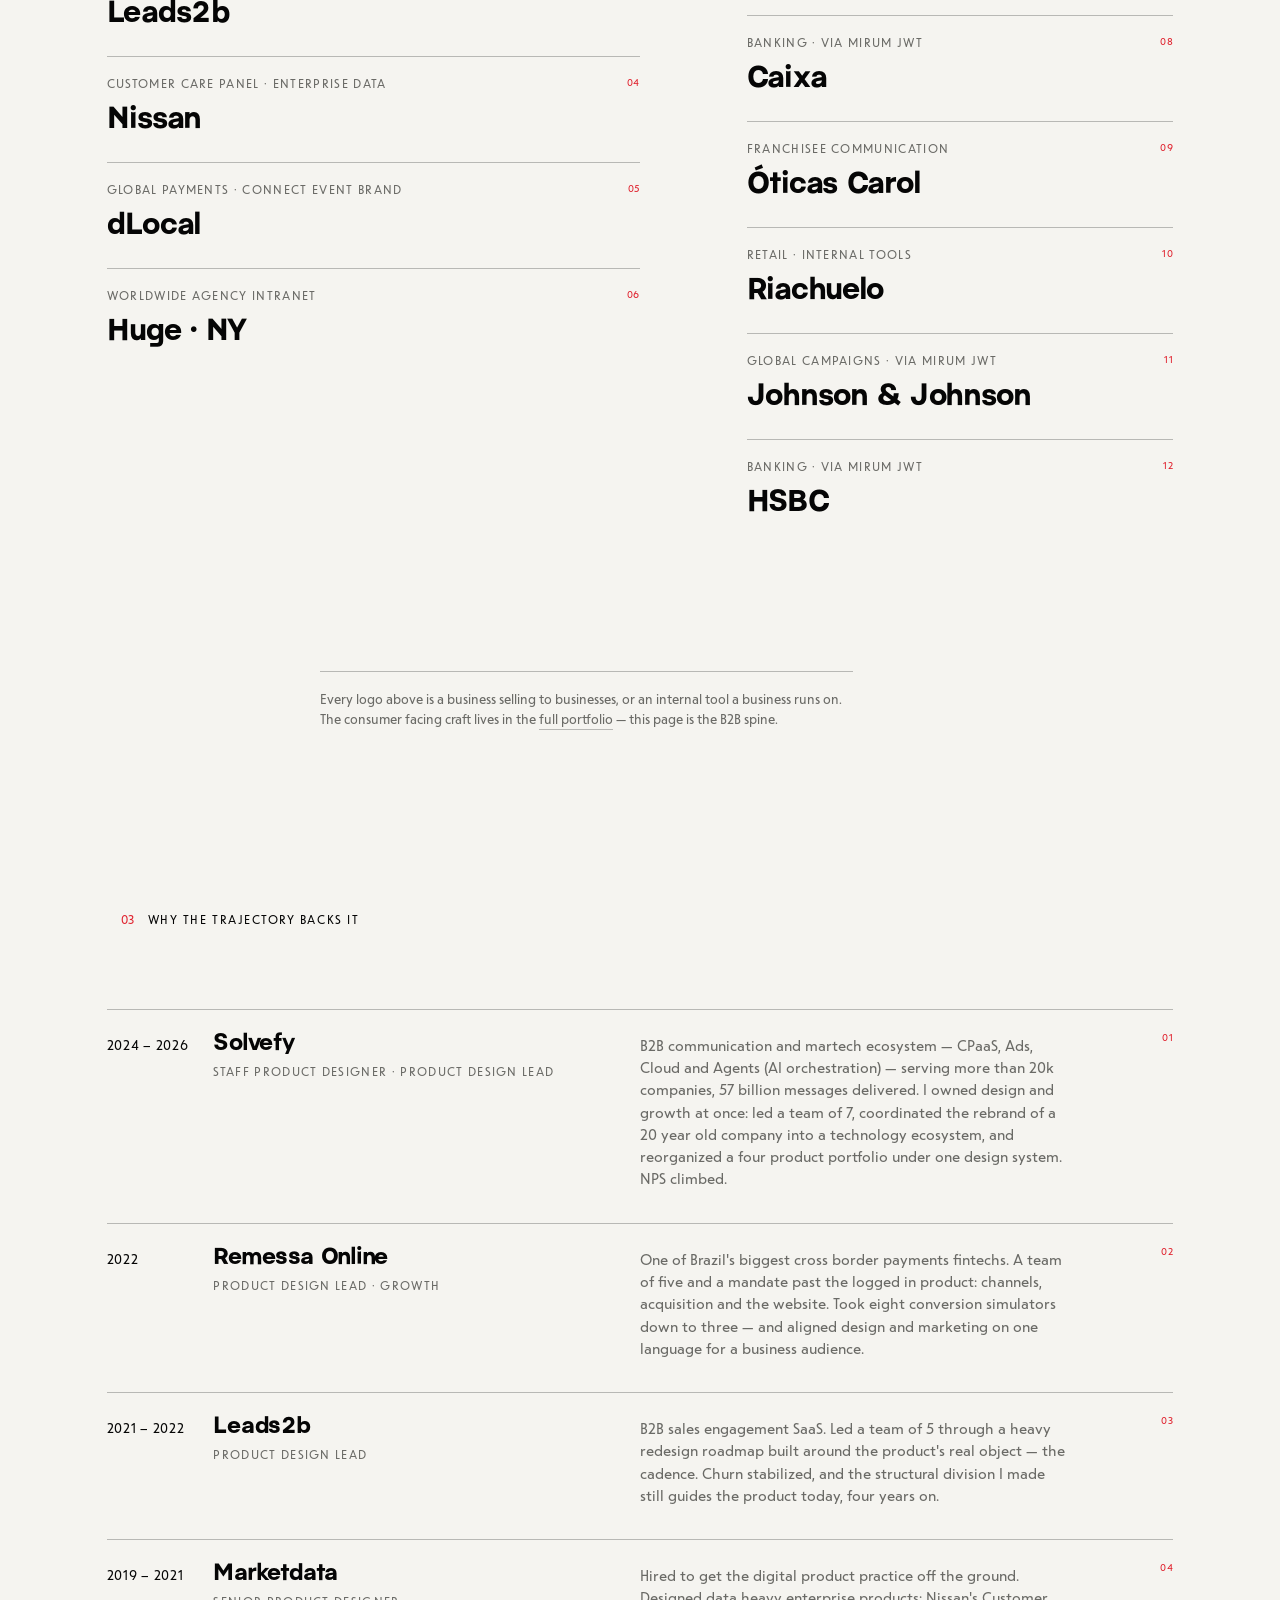
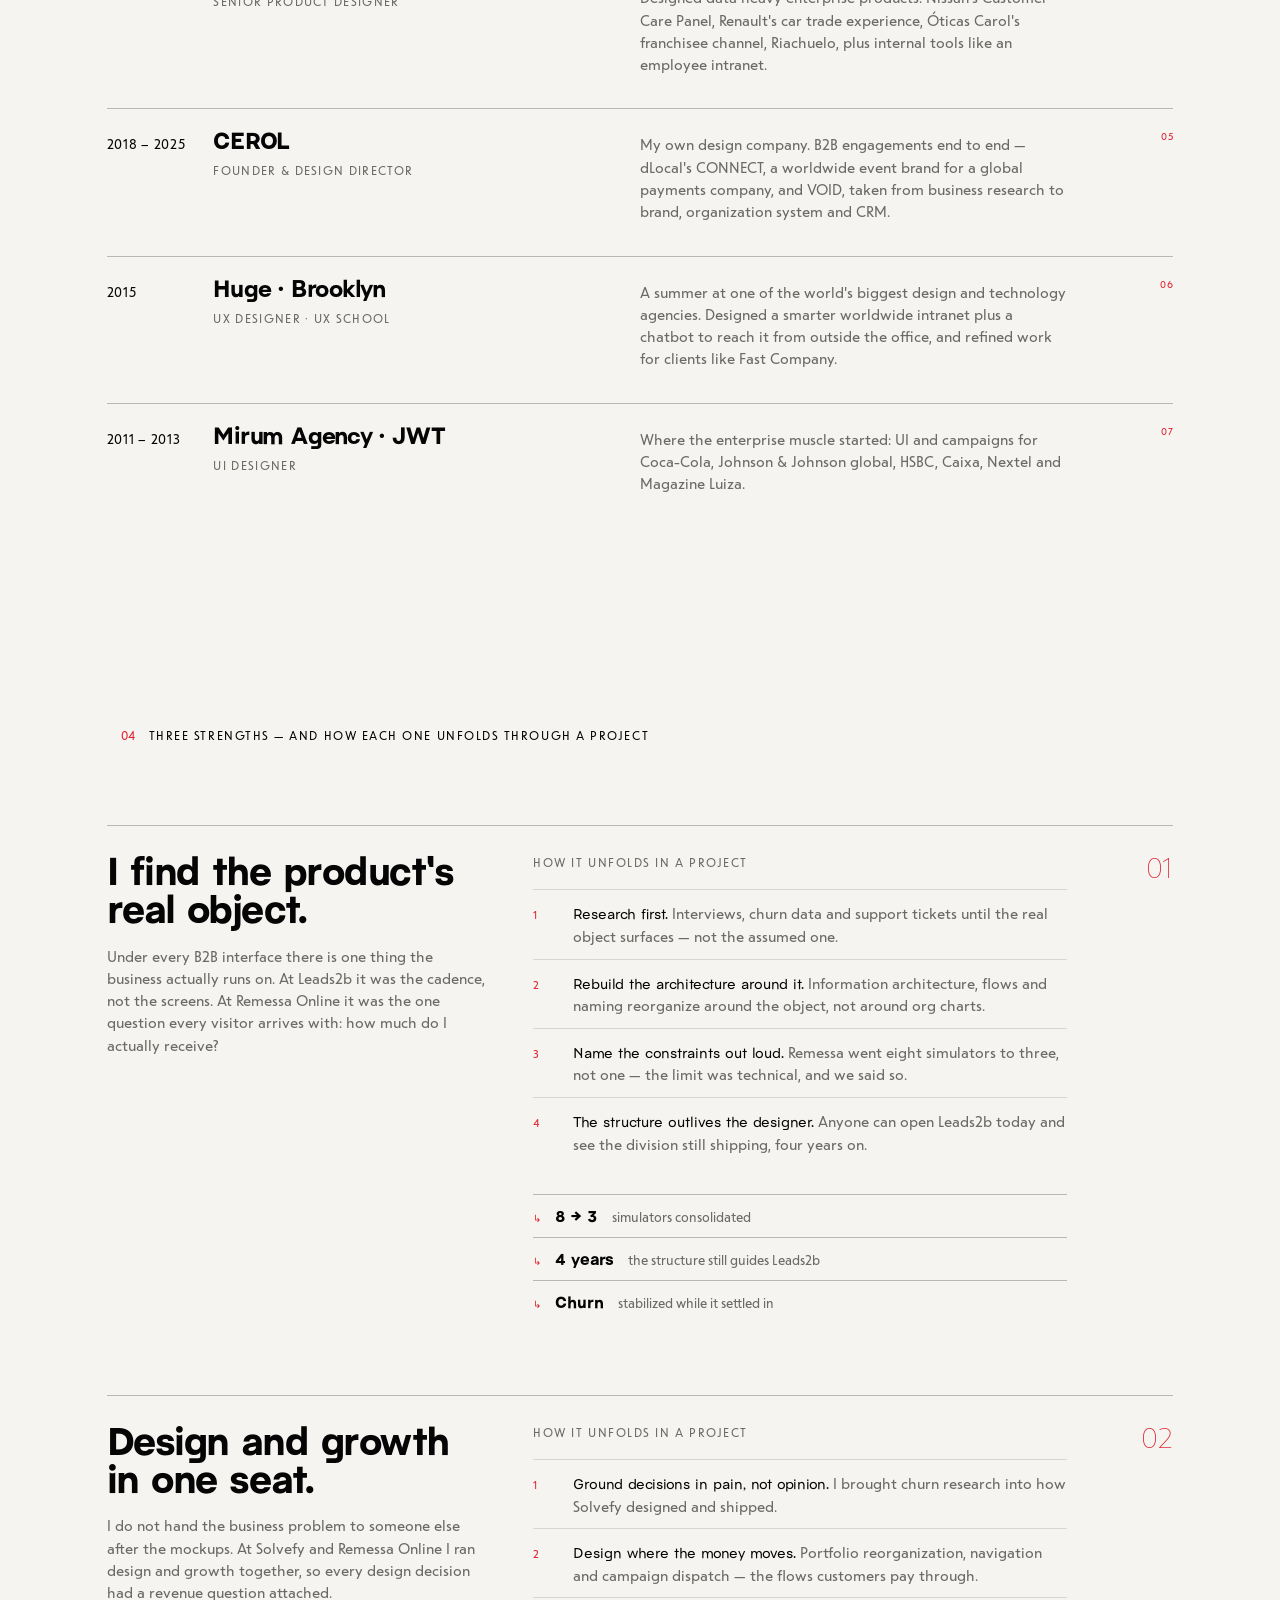
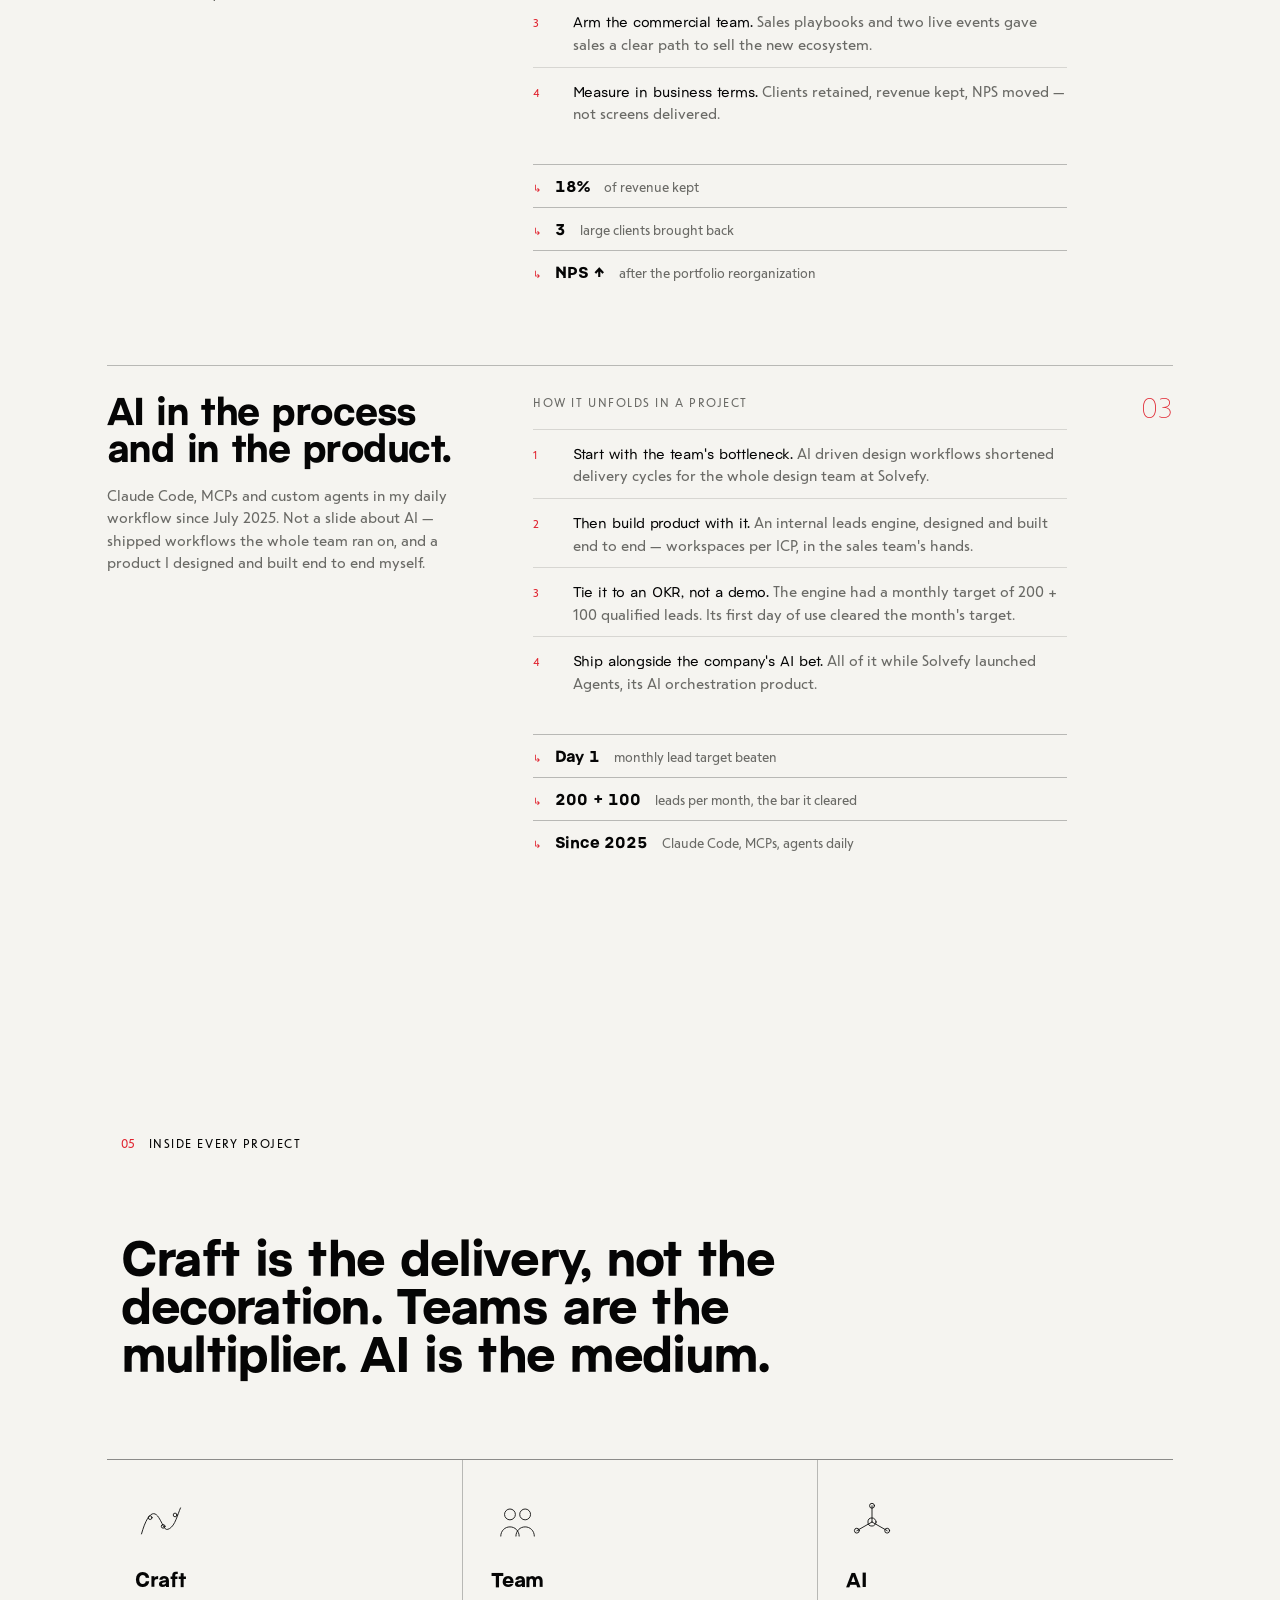
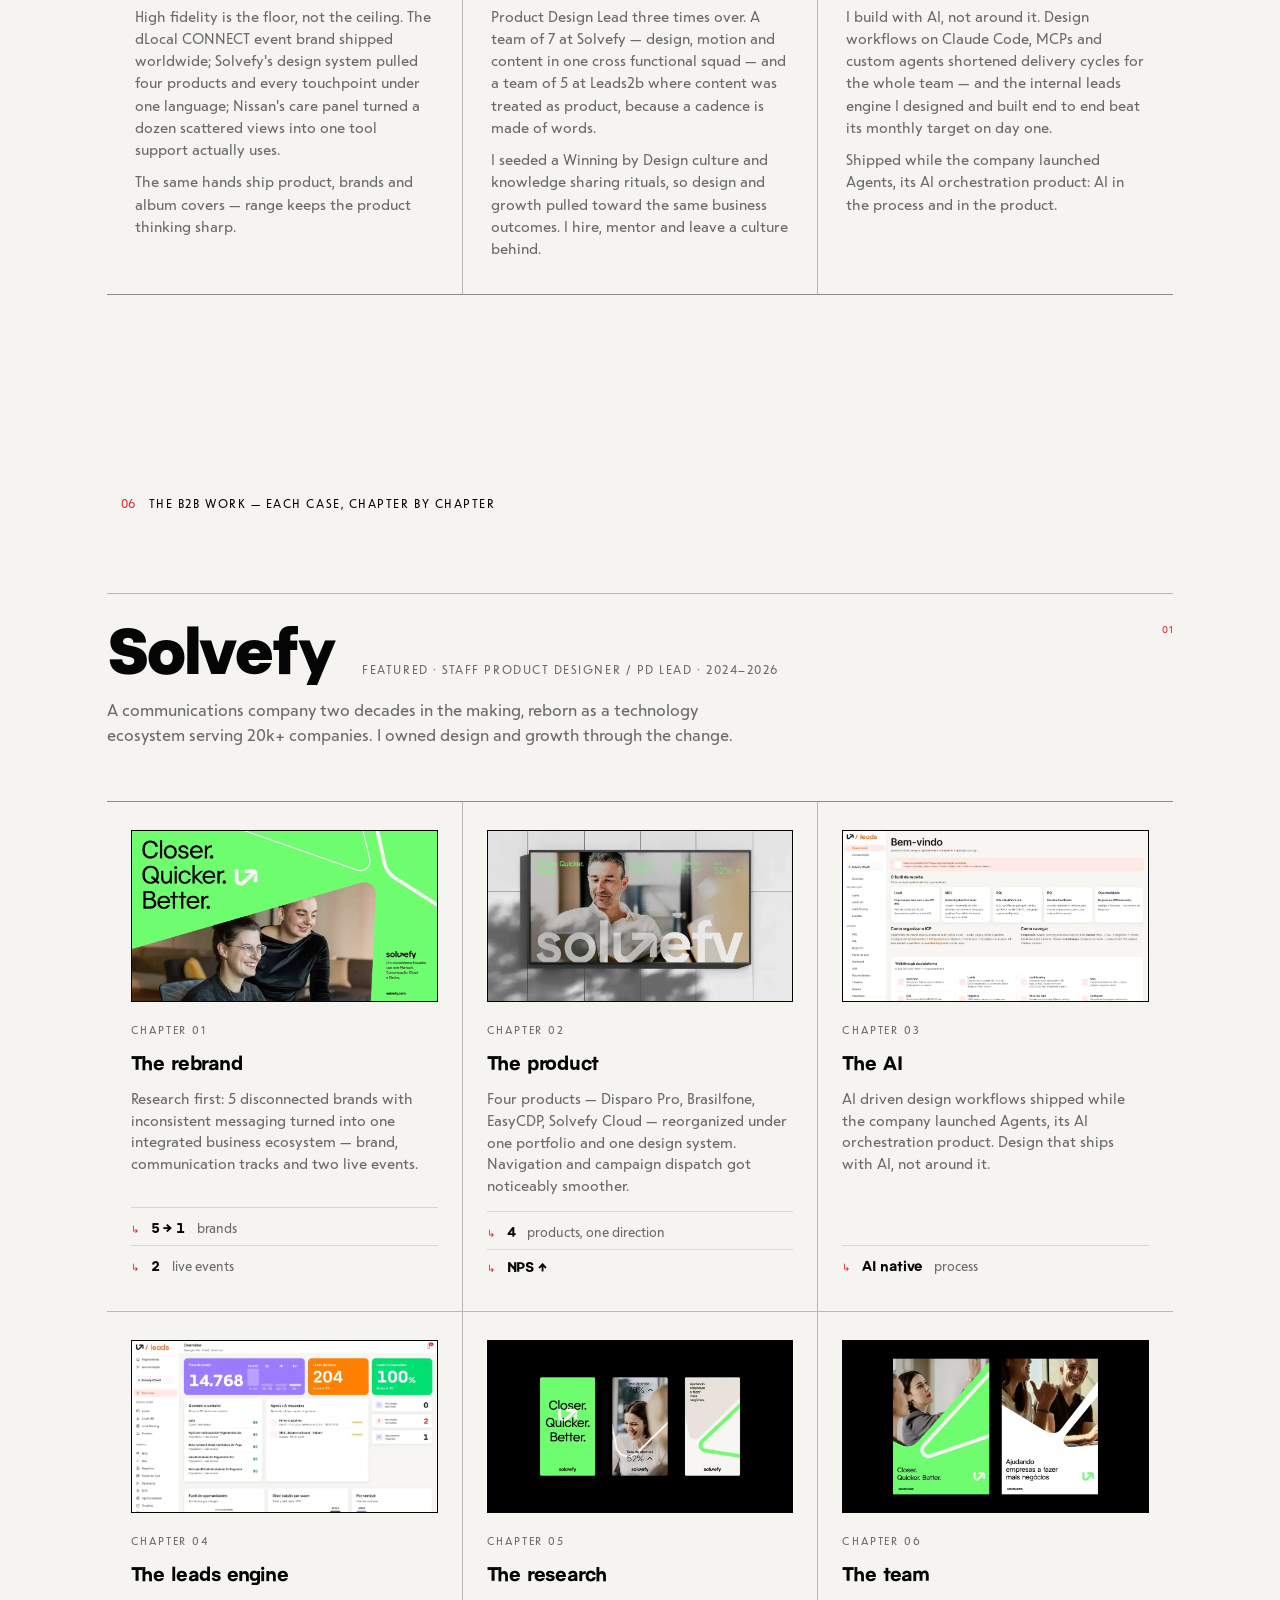
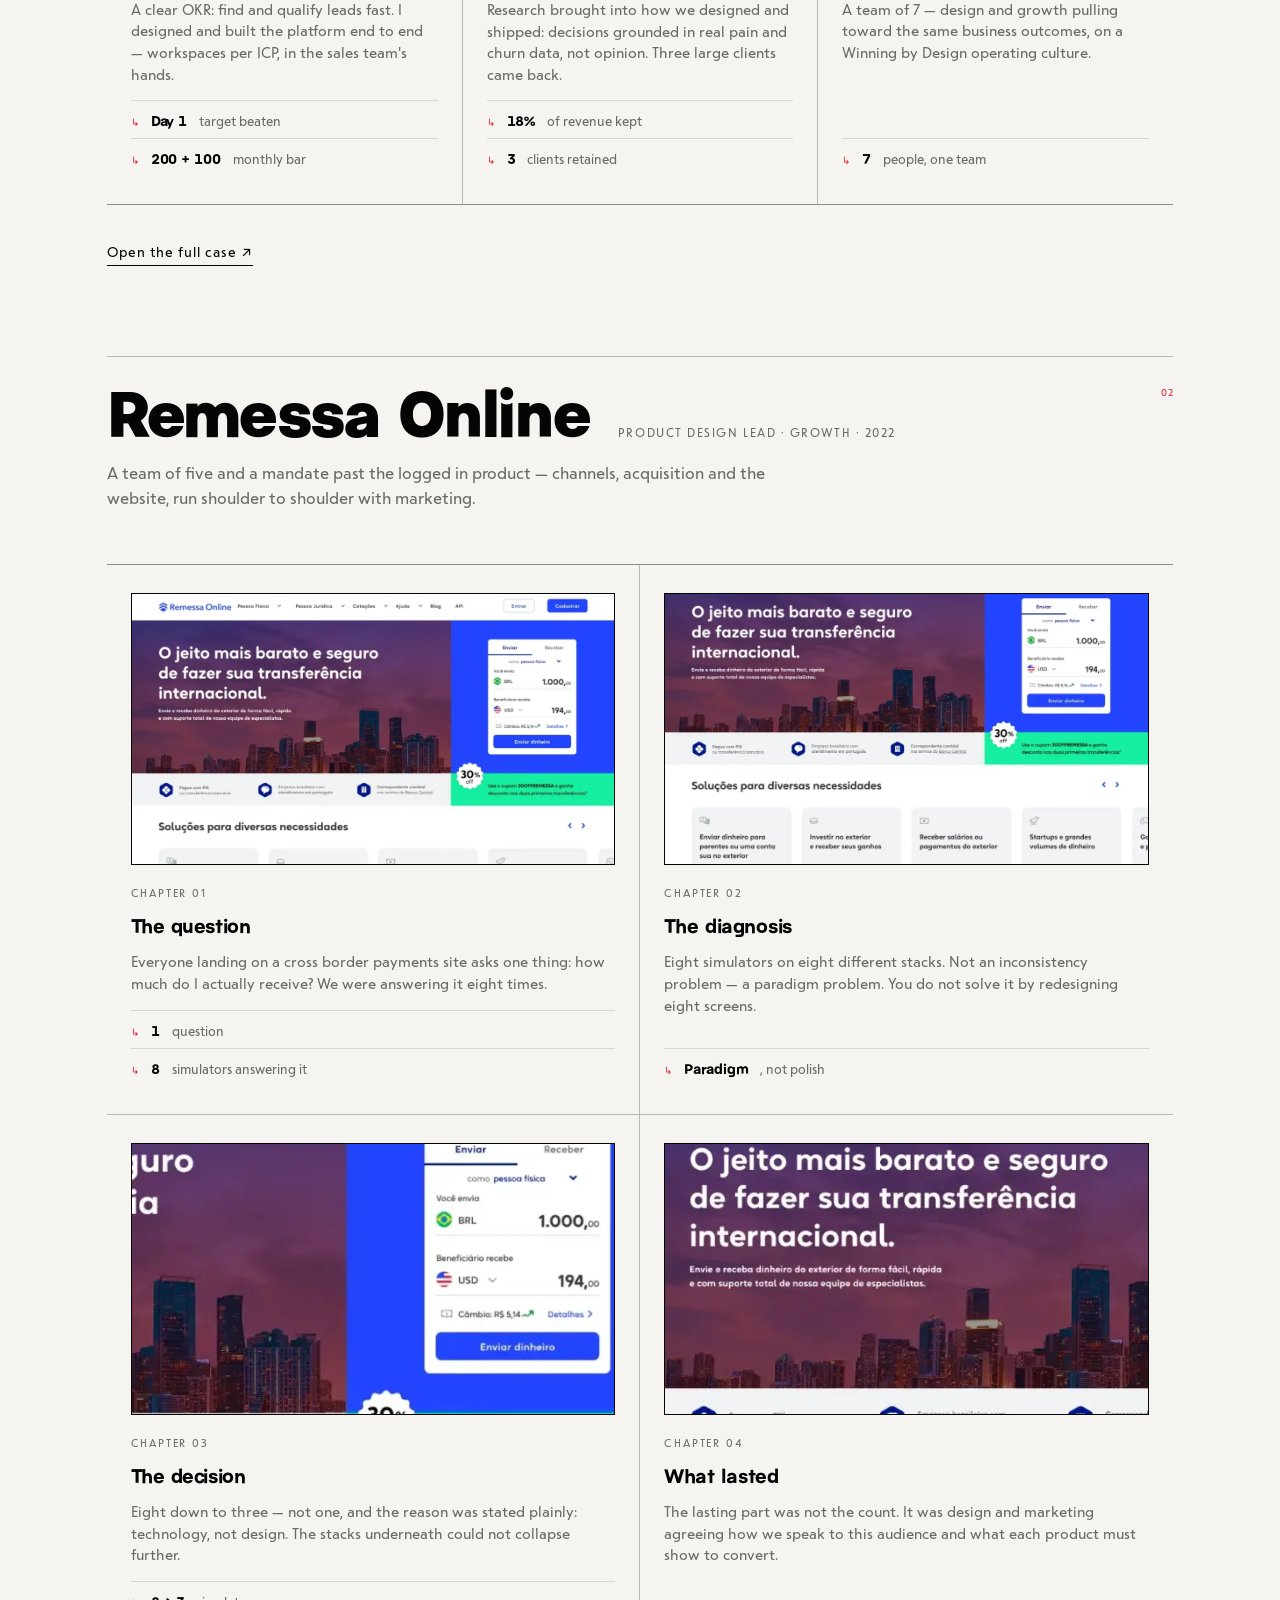
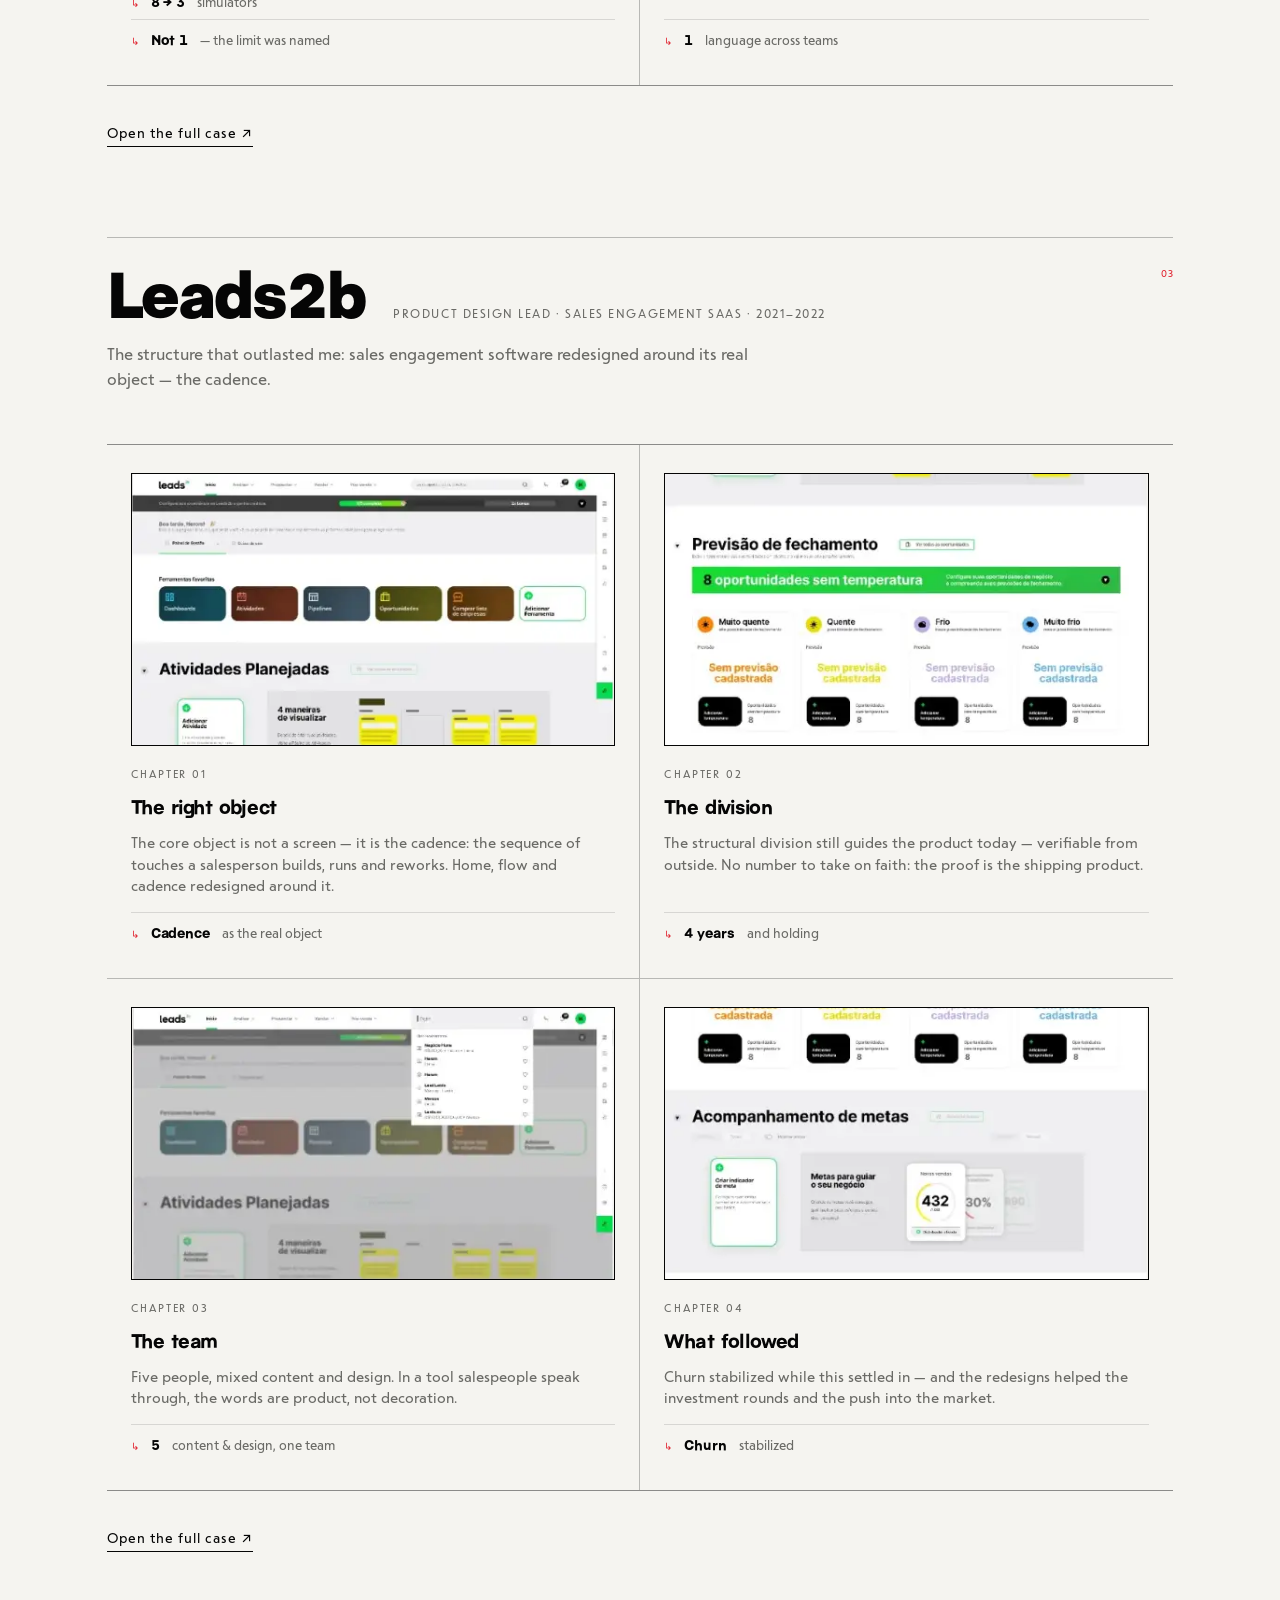
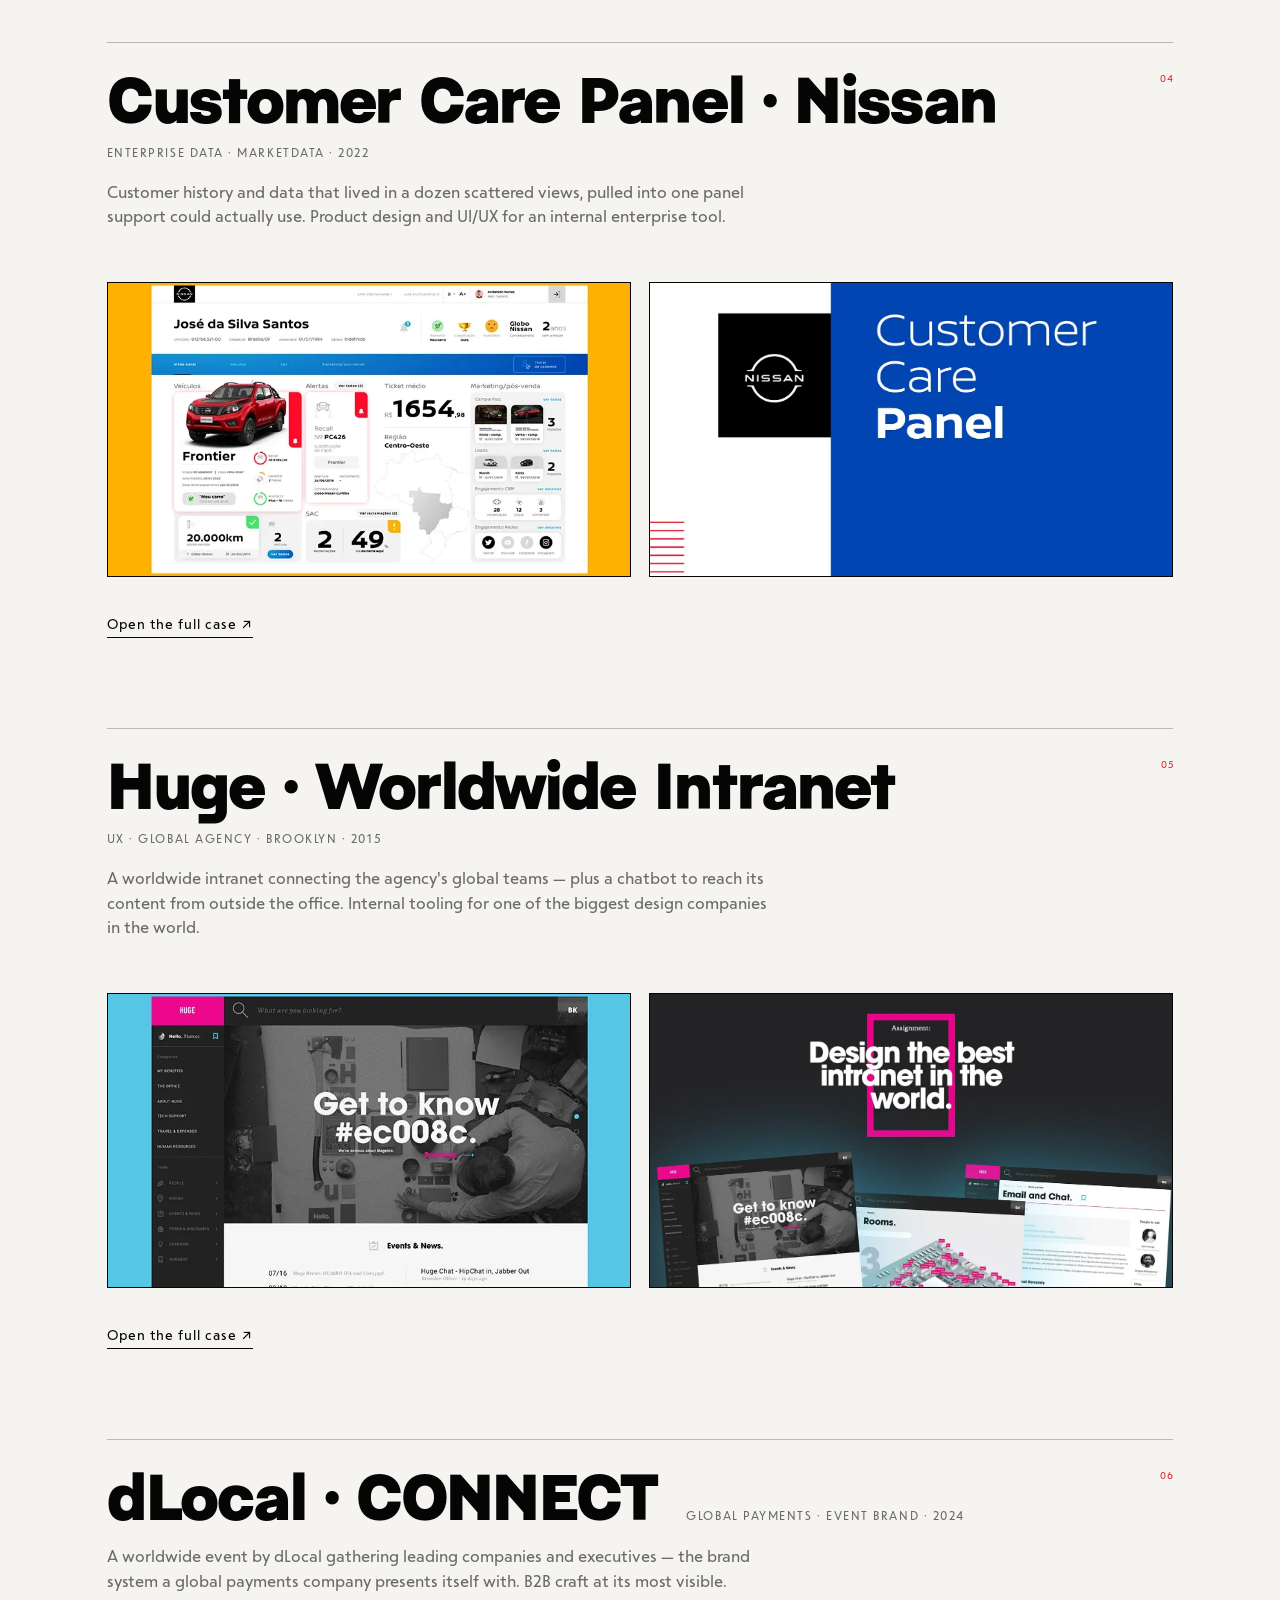
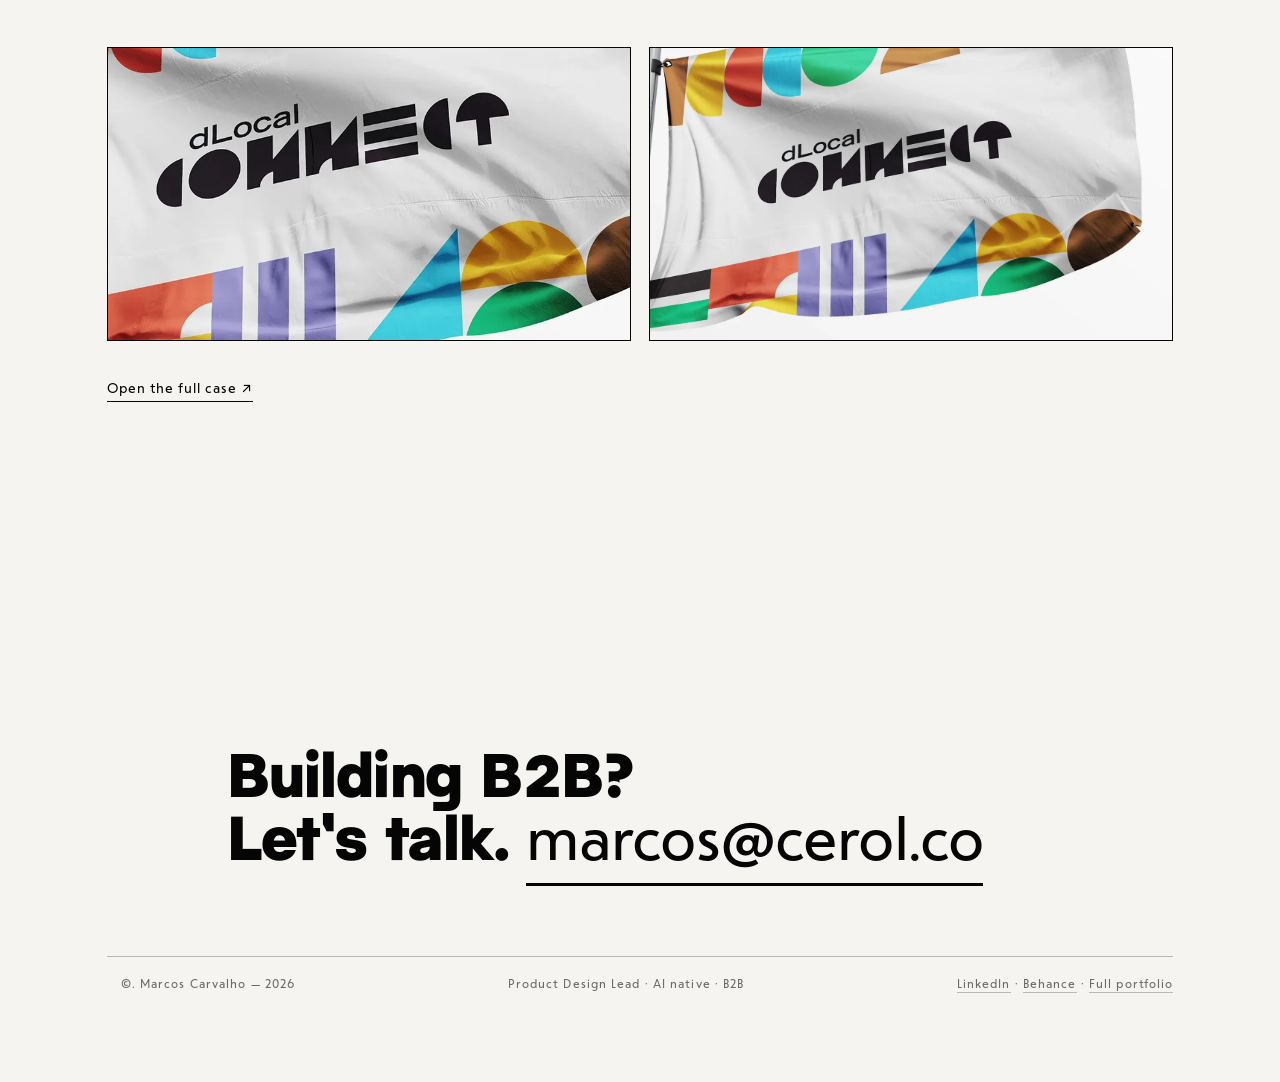
<file: b2b.html>
<!doctype html>
<html lang="en">
<head>
<meta charset="utf-8" />
<meta name="viewport" content="width=device-width, initial-scale=1, viewport-fit=cover" />
<title>Marcos Carvalho — B2B Product Design</title>
<meta name="description" content="Fourteen years designing B2B products: martech, fintech, sales SaaS and enterprise data. Design, growth and AI in one seat. Solvefy, Remessa Online, Leads2b, Nissan, dLocal, Huge." />
<meta property="og:title" content="Marcos Carvalho — B2B Product Design" />
<meta property="og:description" content="Fourteen years designing B2B products: martech, fintech, sales SaaS and enterprise data. Design, growth and AI in one seat." />
<meta property="og:url" content="https://marcoscarvalho.work/b2b" />
<link rel="canonical" href="https://marcoscarvalho.work/b2b" />
<link rel="icon" href="assets/cerol/void.svg" />
<link rel="preload" as="font" href="fonts/Pacaembu-Regular.otf" type="font/otf" crossorigin>
<link rel="preload" as="font" href="fonts/Pacaembu-Bold.otf" type="font/otf" crossorigin>
<style>
/* ============================================================
   B2B one page — linguagem D1 Manchete / V1 Redação
   ============================================================ */
@font-face{font-family:"Pacaembu";src:url("fonts/Pacaembu-Regular.otf") format("opentype");font-weight:400;font-display:swap}
@font-face{font-family:"Pacaembu";src:url("fonts/Pacaembu-Medium.otf") format("opentype");font-weight:500;font-display:swap}
@font-face{font-family:"Pacaembu";src:url("fonts/Pacaembu-Bold.otf") format("opentype");font-weight:700;font-display:swap}
@font-face{font-family:"Pacaembu";src:url("fonts/Pacaembu-Black.otf") format("opentype");font-weight:900;font-display:swap}
@font-face{font-family:"Jakob";src:url("fonts/dTJakob_Th.otf") format("opentype");font-weight:200;font-display:swap}
@font-face{font-family:"Jakob";src:url("fonts/dTJakob_Rg.otf") format("opentype");font-weight:400;font-display:swap}

:root{
  --blk:#050505;
  --wht:#f5f4f0;
  --gray:#6a6a66;
  --red:#E0232F;
  --rule:rgba(5,5,5,.12);
  --rule-strong:rgba(5,5,5,.25);
  --ease:cubic-bezier(.22,1,.36,1);
}

*{margin:0;padding:0;box-sizing:border-box}
html{scroll-behavior:smooth}
body{
  background:var(--wht);
  color:var(--blk);
  font-family:"Pacaembu","Jakob",sans-serif;
  -webkit-font-smoothing:antialiased;
  overflow-x:hidden;
}
a{color:inherit;text-decoration:none}
img{max-width:100%;display:block}
::selection{background:var(--blk);color:var(--wht)}
a:focus-visible{outline:2px solid currentColor;outline-offset:4px}

/* ---------- Visible 12-column grid (fixed, spans viewport) ---------- */
.rules{position:fixed;inset:0;z-index:0;pointer-events:none}
.rule{
  position:absolute;top:0;bottom:0;width:1px;background:var(--rule);
  left:calc(var(--i) * 100% / 12);
  transform:scaleY(0);transform-origin:top;
  transition:transform 700ms var(--ease);
  transition-delay:calc(var(--i) * 60ms);
}
.rule:last-child{left:auto;right:0}
html.in .rule{transform:scaleY(1)}
.rule i{
  position:absolute;top:10px;left:6px;
  font-family:"Jakob",sans-serif;font-style:normal;font-size:9px;letter-spacing:.08em;
  color:var(--red);opacity:0;
  transition:opacity 500ms var(--ease);
  transition-delay:calc(900ms + var(--i) * 40ms);
}
html.in .rule i{opacity:1}

/* réguas somem uma a uma quando a seção 02 chega (e voltam ao subir de volta ao hero) */
html.rules-off .rule{
  transform:scaleY(0);transform-origin:bottom;
  transition-delay:calc(var(--i) * 60ms);
}

/* ---------- Page layer ---------- */
.page{position:relative;z-index:1}

/* ---------- Topbar ---------- */
.topbar{
  display:flex;justify-content:space-between;align-items:baseline;gap:18px;
  margin-left:calc(100% / 12);margin-right:calc(100% / 12);
  padding-left:14px;padding-right:14px;
  opacity:0;transition:opacity 600ms var(--ease) 300ms;
}
html.in .topbar{opacity:1}
.topbar .brand{font-family:"Pacaembu",sans-serif;font-weight:700;font-size:13px;letter-spacing:.01em;white-space:nowrap}
.topbar .brand span{
  font-family:"Jakob",sans-serif;font-weight:400;font-size:10px;letter-spacing:.24em;
  text-transform:uppercase;color:var(--gray);margin-left:12px;
}
.topbar .links{display:flex;gap:24px;font-family:"Jakob",sans-serif;font-size:11px;letter-spacing:.1em;text-transform:uppercase}
.topbar .links a{border-bottom:1px solid transparent}
.topbar .links a:hover{border-bottom-color:var(--blk)}

/* ---------- Hero ---------- */
.hero{
  min-height:100vh;display:flex;flex-direction:column;
  padding:34px 0 10vh;
}
.eyebrow{
  margin-left:calc(100% / 12);padding-left:14px;margin-top:8vh;
  font-family:"Jakob",sans-serif;font-size:11px;letter-spacing:.14em;text-transform:uppercase;
  color:var(--blk);display:flex;gap:14px;align-items:baseline;
  opacity:0;transition:opacity 600ms var(--ease) 400ms;
}
html.in .eyebrow{opacity:1}
.eyebrow .mk{color:var(--red);letter-spacing:0}

h1{
  margin-top:7vh;
  font-size:clamp(44px,10.5vw,168px);
  line-height:.88;
}
h1 .ln{
  display:block;white-space:nowrap;
  margin-left:calc(var(--c) * 100% / 12);
  clip-path:inset(0 -3% 100% -3%);
  transition:clip-path 650ms var(--ease);
  transition-delay:calc(700ms + var(--l) * 90ms);
}
html.in h1 .ln{clip-path:inset(0 -3% -10% -3%)}
h1 .blk9{font-family:"Pacaembu",sans-serif;font-weight:900;letter-spacing:-.03em}
h1 .thin{font-family:"Jakob",sans-serif;font-weight:200;letter-spacing:-.015em}

.hero-low{
  margin-top:9vh;display:flex;align-items:flex-start;
  opacity:0;transform:translateY(12px);
  transition:opacity 700ms var(--ease) 1400ms,transform 700ms var(--ease) 1400ms;
}
html.in .hero-low{opacity:1;transform:none}
.who{
  margin-left:calc(100% / 12);padding-left:14px;width:calc(4 * 100% / 12);
  font-family:"Jakob",sans-serif;font-size:12px;line-height:1.7;color:var(--gray);
  margin-top:64px;
}
.who .mk{color:var(--red);margin-right:10px;font-style:normal}
.who b{font-family:"Pacaembu",sans-serif;font-weight:500;color:var(--blk);font-size:13px;letter-spacing:.01em}
.sub{
  margin-left:calc(2 * 100% / 12);padding-left:14px;width:calc(4 * 100% / 12);
  font-family:"Jakob",sans-serif;font-size:15px;line-height:1.65;color:var(--blk);
}

/* ---------- Section label (shared) ---------- */
.sec-label{
  margin-left:calc(100% / 12);padding-left:14px;
  font-family:"Jakob",sans-serif;font-size:11px;letter-spacing:.14em;text-transform:uppercase;
  display:flex;gap:14px;align-items:baseline;margin-bottom:9vh;
}
.sec-label .mk{color:var(--red);letter-spacing:0}

/* ---------- Clients ---------- */
.clients{padding:16vh 0 14vh}
.cols{display:grid;grid-template-columns:repeat(12,1fr)}
.colA{grid-column:2 / 7}
.colB{grid-column:8 / 12;margin-top:19vh}
.client{border-top:1px solid var(--rule-strong);padding:16px 0 30px;position:relative}
.client .idx{
  position:absolute;top:16px;right:0;
  font-family:"Jakob",sans-serif;font-size:9px;letter-spacing:.08em;color:var(--red);
}
.client .cat{
  font-family:"Jakob",sans-serif;font-size:11px;letter-spacing:.12em;text-transform:uppercase;
  color:var(--gray);display:block;margin-bottom:10px;
}
.client .name{
  font-family:"Pacaembu",sans-serif;font-weight:700;
  font-size:clamp(21px,2.2vw,34px);line-height:1.05;letter-spacing:-.01em;
}
.note{
  grid-column:4 / 9;margin-top:14vh;
  font-family:"Jakob",sans-serif;font-size:12px;line-height:1.7;color:var(--gray);
  border-top:1px solid var(--rule-strong);padding-top:16px;
}
.note a{border-bottom:1px solid var(--rule-strong)}

/* ---------- Trajectory ---------- */
.traj{padding:6vh 0 16vh}
.tgrid{display:grid;grid-template-columns:repeat(12,1fr)}
.titem{
  grid-column:2 / 12;display:grid;grid-template-columns:repeat(10,1fr);
  border-top:1px solid var(--rule-strong);padding:18px 0 34px;position:relative;
}
.titem .idx{
  position:absolute;top:18px;right:0;
  font-family:"Jakob",sans-serif;font-size:9px;letter-spacing:.08em;color:var(--red);
}
.titem .yr{
  grid-column:1 / 2;
  font-family:"Jakob",sans-serif;font-weight:400;font-size:12px;letter-spacing:.06em;
  color:var(--blk);padding-top:5px;white-space:nowrap;
}
.titem .role{grid-column:2 / 6;padding-right:34px}
.titem .role .nm{
  display:block;
  font-family:"Pacaembu",sans-serif;font-weight:700;
  font-size:clamp(18px,1.7vw,26px);line-height:1.15;letter-spacing:-.01em;
}
.titem .role .rl{
  display:block;margin-top:8px;
  font-family:"Jakob",sans-serif;font-size:11px;letter-spacing:.12em;text-transform:uppercase;color:var(--gray);
}
.titem .why{
  grid-column:6 / 10;
  font-family:"Jakob",sans-serif;font-size:13.5px;line-height:1.65;color:var(--gray);
  padding-top:5px;
}

/* ---------- Strengths ---------- */
.strengths{padding:6vh 0 16vh}
.sgrid{display:grid;grid-template-columns:repeat(12,1fr)}
.str{
  grid-column:2 / 12;display:grid;grid-template-columns:repeat(10,1fr);
  gap:26px 0;border-top:1px solid var(--rule-strong);
  padding:26px 0 8vh;position:relative;
}
.str .no{
  position:absolute;top:26px;right:0;
  font-family:"Jakob",sans-serif;font-weight:200;font-size:26px;line-height:1;color:var(--red);
}
.str .lead{grid-column:1 / 5;padding-right:44px}
.str h3{
  font-family:"Pacaembu",sans-serif;font-weight:700;
  font-size:clamp(24px,2.8vw,40px);letter-spacing:-.015em;line-height:1.05;margin-bottom:16px;
}
.str .claim{font-family:"Jakob",sans-serif;font-size:13.5px;line-height:1.65;color:var(--gray);max-width:44ch}
.str .sys{grid-column:5 / 10}
.str .syslbl{
  font-family:"Jakob",sans-serif;font-size:11px;letter-spacing:.14em;text-transform:uppercase;
  color:var(--gray);margin-bottom:18px;
}
.step{
  display:grid;grid-template-columns:26px 1fr;gap:14px;align-items:baseline;
  padding:12px 0;border-top:1px solid var(--rule);
}
.step:first-of-type{border-top:0}
.step .k{font-family:"Jakob",sans-serif;font-size:10px;letter-spacing:.08em;color:var(--red)}
.step .t{font-family:"Jakob",sans-serif;font-size:13.5px;line-height:1.6;color:var(--gray)}
.step .t b{font-family:"Pacaembu",sans-serif;font-weight:500;color:var(--blk)}
.proof{margin-top:28px}
.pf{
  display:flex;gap:14px;align-items:baseline;
  border-top:1px solid var(--rule-strong);padding:10px 0;
}
.pf .mk{font-family:"Jakob",sans-serif;font-style:normal;font-size:10px;color:var(--red)}
.pf b{font-family:"Pacaembu",sans-serif;font-weight:700;font-size:15px;letter-spacing:-.01em}
.pf .lb{font-family:"Jakob",sans-serif;font-size:12px;color:var(--gray)}

/* ---------- Inside every project ---------- */
.how{padding:6vh 0 16vh}
.how h2{
  margin-left:calc(100% / 12);padding-left:14px;width:calc(8 * 100% / 12);
  font-family:"Pacaembu",sans-serif;font-weight:700;
  font-size:clamp(26px,3.6vw,52px);letter-spacing:-.015em;line-height:1.05;
  margin-bottom:9vh;
}
.howgrid{
  margin-left:calc(1 * 100% / 12);width:calc(10 * 100% / 12);
  display:grid;grid-template-columns:repeat(3,1fr);
  gap:1px;background:var(--rule-strong);
  border-top:1px solid var(--rule-strong);border-bottom:1px solid var(--rule-strong);
}
.howcell{background:var(--wht);padding:clamp(22px,2.8vw,36px) clamp(18px,2.2vw,28px)}
.howcell h3{font-family:"Pacaembu",sans-serif;font-weight:700;font-size:19px;margin:18px 0 12px}
.howcell p{font-family:"Jakob",sans-serif;font-size:13.5px;line-height:1.65;color:var(--gray)}
.howcell p+p{margin-top:10px}
.howcell .fig{width:52px;height:52px;color:var(--blk)}
.howcell .fig svg{width:100%;height:100%}

/* ---------- The B2B work ---------- */
.work{padding:6vh 0 16vh}
.case{
  margin-left:calc(1 * 100% / 12);width:calc(10 * 100% / 12);
  border-top:1px solid var(--rule-strong);
  padding:26px 0 10vh;position:relative;
}
.case .idx{
  position:absolute;top:26px;right:0;
  font-family:"Jakob",sans-serif;font-size:9px;letter-spacing:.08em;color:var(--red);
}
.case .head{display:flex;flex-wrap:wrap;gap:14px 28px;align-items:baseline}
.case h3{
  font-family:"Pacaembu",sans-serif;font-weight:900;
  font-size:clamp(30px,4.6vw,64px);letter-spacing:-.03em;line-height:1;
}
.case .tag{
  font-family:"Jakob",sans-serif;font-size:11px;letter-spacing:.14em;text-transform:uppercase;color:var(--gray);
}
.case .sum{
  max-width:66ch;font-family:"Jakob",sans-serif;font-size:15px;line-height:1.65;color:var(--gray);
  margin:18px 0 0;
}
.case .open{
  display:inline-flex;align-items:center;gap:8px;margin-top:34px;
  font-family:"Jakob",sans-serif;font-size:12.5px;letter-spacing:.08em;
  border-bottom:1px solid var(--blk);padding-bottom:3px;
}
.chapgrid{
  margin-top:6vh;display:grid;grid-template-columns:repeat(2,1fr);
  gap:1px;background:var(--rule-strong);
  border-top:1px solid var(--rule-strong);border-bottom:1px solid var(--rule-strong);
}
.chapgrid.cols3{grid-template-columns:repeat(3,1fr)}
.chap{
  background:var(--wht);
  padding:clamp(18px,2.4vw,28px) clamp(16px,2vw,24px);
  display:flex;flex-direction:column;gap:12px;
}
.chap .thumb{
  aspect-ratio:16/9;overflow:hidden;border:1px solid var(--blk);margin:0 0 6px;position:relative;
}
.chap .thumb img{
  width:100%;height:100%;object-fit:cover;
}
.chap .st{font-family:"Jakob",sans-serif;font-size:10px;letter-spacing:.18em;text-transform:uppercase;color:var(--gray)}
.chap h4{font-family:"Pacaembu",sans-serif;font-weight:700;font-size:18px;letter-spacing:-.01em}
.chap p{font-family:"Jakob",sans-serif;font-size:13.5px;line-height:1.6;color:var(--gray);flex:1}
.stats{margin-top:4px}
.stat{
  display:flex;gap:12px;align-items:baseline;
  border-top:1px solid var(--rule);padding:8px 0 7px;
}
.stat .mk{font-family:"Jakob",sans-serif;font-style:normal;font-size:10px;color:var(--red)}
.stat b{font-family:"Pacaembu",sans-serif;font-weight:700;font-size:13px;letter-spacing:-.01em;white-space:nowrap}
.stat .lb{font-family:"Jakob",sans-serif;font-size:12px;color:var(--gray)}
.media{margin-top:6vh;display:grid;grid-template-columns:1fr 1fr;gap:18px}
.media img{
  width:100%;height:100%;object-fit:cover;aspect-ratio:16/9;
  border:1px solid var(--blk);
}

/* ---------- Contact ---------- */
.foot{padding:12vh 0 10vh}
.foot-inner{margin-left:calc(2 * 100% / 12);padding-left:14px;width:calc(8 * 100% / 12)}
.cta{
  font-family:"Pacaembu",sans-serif;font-weight:900;
  font-size:clamp(30px,4.4vw,64px);line-height:1.04;letter-spacing:-.02em;
}
.cta a{
  font-family:"Jakob",sans-serif;font-weight:400;letter-spacing:-.015em;
  border-bottom:3px solid var(--blk);
}
.meta{
  margin-left:calc(1 * 100% / 12);width:calc(10 * 100% / 12);
  padding-left:14px;margin-top:10vh;
  display:flex;flex-wrap:wrap;gap:12px 34px;justify-content:space-between;
  font-family:"Jakob",sans-serif;font-size:11px;letter-spacing:.1em;color:var(--gray);
  border-top:1px solid var(--rule-strong);padding-top:16px;
}
.meta a{border-bottom:1px solid var(--rule-strong)}

/* ---------- on-scroll reveal (per section) ---------- */
.rv{
  opacity:0;transform:translateY(20px);
  transition:opacity 600ms var(--ease),transform 600ms var(--ease);
  transition-delay:var(--d,0ms);
}
[data-sec].on .rv{opacity:1;transform:none}

/* ---------- Mobile ---------- */
@media (max-width:767px){
  .rule:nth-child(even){display:none}
  .rule i{display:none}
  .topbar{margin-left:14px;margin-right:14px;padding-left:0;padding-right:0;flex-wrap:wrap}
  .topbar .links{gap:16px}
  h1{font-size:13vw;margin-top:7vh}
  h1 .ln{margin-left:calc(var(--c) * 100% / 30)}
  .eyebrow{margin-left:14px;padding-left:0;flex-wrap:wrap;margin-top:9vh}
  .hero-low{flex-direction:column;margin-top:7vh;gap:44px}
  .sub{margin-left:14px;padding-left:0;width:auto;max-width:38ch}
  .who{margin-left:14px;padding-left:0;width:auto;margin-top:0;order:2}
  .sec-label{margin-left:14px;padding-left:0;margin-bottom:7vh}
  .cols{display:block;padding:0 14px}
  .colB{margin-top:0}
  .colB .client:first-child{border-top:none}
  .note{margin-top:10vh}
  .tgrid{display:block;padding:0 14px}
  .titem{display:block;padding:16px 0 30px}
  .titem .role{padding-right:0;margin:6px 0 10px}
  .titem .yr{padding-top:0}
  .titem .why{padding-top:0}
  .sgrid{display:block;padding:0 14px}
  .str{display:block;padding:20px 0 8vh}
  .str .no{top:20px}
  .str .lead{padding-right:0;margin-bottom:34px}
  .str .claim{max-width:none}
  .how h2{margin-left:14px;padding-left:0;width:auto}
  .howgrid{margin-left:14px;margin-right:14px;width:auto;grid-template-columns:1fr}
  .howcell{padding-left:0;padding-right:0}
  .case{margin-left:14px;margin-right:14px;width:auto}
  .chapgrid,.chapgrid.cols3{grid-template-columns:1fr}
  .chap{padding-left:0;padding-right:0}
  .media{grid-template-columns:1fr;gap:14px}
  .foot-inner{margin-left:14px;padding-left:0;width:auto}
  .meta{margin-left:14px;margin-right:14px;width:auto;padding-left:0}
}
@media (min-width:768px) and (max-width:1079px){
  .chapgrid.cols3{grid-template-columns:repeat(2,1fr)}
}

/* ---------- Reduced motion ---------- */
@media (prefers-reduced-motion:reduce){
  html{scroll-behavior:auto}
  .rule,.rule i,h1 .ln,.eyebrow,.topbar,.hero-low,.rv{
    transition:none !important;
    transform:none !important;
    opacity:1 !important;
    clip-path:none !important;
  }
  html.rules-off .rule{transform:scaleY(0) !important}
}
</style>
</head>
<body>

<!-- visible 12-col grid -->
<div class="rules" aria-hidden="true">
  <span class="rule" style="--i:0"></span>
  <span class="rule" style="--i:1"></span>
  <span class="rule" style="--i:2"></span>
  <span class="rule" style="--i:3"></span>
  <span class="rule" style="--i:4"></span>
  <span class="rule" style="--i:5"></span>
  <span class="rule" style="--i:6"></span>
  <span class="rule" style="--i:7"></span>
  <span class="rule" style="--i:8"></span>
  <span class="rule" style="--i:9"></span>
  <span class="rule" style="--i:10"></span>
  <span class="rule" style="--i:11"></span>
  <span class="rule" style="--i:12"></span>
</div>

<div class="page">

  <!-- HERO · seção 01 -->
  <header class="hero" data-sec="01">
    <nav class="topbar">
      <div class="brand">Marcos Carvalho<span>B2B</span></div>
      <div class="links">
        <a href="index.html">Full portfolio ↗</a>
        <a href="#work">Work</a>
        <a href="mailto:marcos@cerol.co">Contact</a>
      </div>
    </nav>

    <p class="eyebrow"><span class="mk">01</span>Product Design Lead · AI native · Brazil · Remote worldwide</p>

    <h1>
      <span class="ln blk9" style="--c:1;--l:0">B2B is not</span>
      <span class="ln thin" style="--c:0;--l:1">a niche I visit.</span>
      <span class="ln blk9" style="--c:4;--l:2">It is where</span>
      <span class="ln thin" style="--c:3;--l:3">I have worked</span>
      <span class="ln blk9" style="--c:2;--l:4">for 14 years.</span>
    </h1>

    <div class="hero-low">
      <p class="who"><i class="mk">↳</i><b>Solvefy · Remessa Online · Leads2b · Nissan · dLocal · Huge · Caixa</b></p>
      <p class="sub">Martech serving 20k+ companies. Cross border payments fintech. Sales engagement SaaS. Enterprise data tools for automakers and banks. I design the products businesses run on — and I have led design, growth and AI through all of it.</p>
    </div>
  </header>

  <!-- COMPANIES & PROJECTS · seção 02 -->
  <section class="clients" id="clients" data-sec="02">
    <p class="sec-label rv" style="--d:0ms"><span class="mk">02</span>B2B companies &amp; projects</p>

    <div class="cols">
      <div class="colA">
        <div class="client rv" style="--d:50ms"><span class="idx">01</span><span class="cat">Martech ecosystem · 20k+ companies</span><span class="name">Solvefy</span></div>
        <div class="client rv" style="--d:100ms"><span class="idx">02</span><span class="cat">Cross border payments fintech</span><span class="name">Remessa Online</span></div>
        <div class="client rv" style="--d:150ms"><span class="idx">03</span><span class="cat">Sales engagement SaaS</span><span class="name">Leads2b</span></div>
        <div class="client rv" style="--d:200ms"><span class="idx">04</span><span class="cat">Customer care panel · Enterprise data</span><span class="name">Nissan</span></div>
        <div class="client rv" style="--d:250ms"><span class="idx">05</span><span class="cat">Global payments · CONNECT event brand</span><span class="name">dLocal</span></div>
        <div class="client rv" style="--d:300ms"><span class="idx">06</span><span class="cat">Worldwide agency intranet</span><span class="name">Huge · NY</span></div>
      </div>
      <div class="colB">
        <div class="client rv" style="--d:350ms"><span class="idx">07</span><span class="cat">Car trade experience</span><span class="name">Renault</span></div>
        <div class="client rv" style="--d:400ms"><span class="idx">08</span><span class="cat">Banking · via Mirum JWT</span><span class="name">Caixa</span></div>
        <div class="client rv" style="--d:450ms"><span class="idx">09</span><span class="cat">Franchisee communication</span><span class="name">Óticas Carol</span></div>
        <div class="client rv" style="--d:500ms"><span class="idx">10</span><span class="cat">Retail · Internal tools</span><span class="name">Riachuelo</span></div>
        <div class="client rv" style="--d:550ms"><span class="idx">11</span><span class="cat">Global campaigns · via Mirum JWT</span><span class="name">Johnson &amp; Johnson</span></div>
        <div class="client rv" style="--d:600ms"><span class="idx">12</span><span class="cat">Banking · via Mirum JWT</span><span class="name">HSBC</span></div>
      </div>
      <p class="note rv" style="--d:650ms">Every logo above is a business selling to businesses, or an internal tool a business runs on. The consumer facing craft lives in the <a href="index.html">full portfolio</a> — this page is the B2B spine.</p>
    </div>
  </section>

  <!-- TRAJECTORY · seção 03 -->
  <section class="traj" id="trajectory" data-sec="03">
    <p class="sec-label rv" style="--d:0ms"><span class="mk">03</span>Why the trajectory backs it</p>

    <div class="tgrid">
      <div class="titem rv" style="--d:50ms">
        <span class="idx">01</span>
        <span class="yr">2024 – 2026</span>
        <span class="role"><span class="nm">Solvefy</span><span class="rl">Staff Product Designer · Product Design Lead</span></span>
        <span class="why">B2B communication and martech ecosystem — CPaaS, Ads, Cloud and Agents (AI orchestration) — serving more than 20k companies, 57 billion messages delivered. I owned design and growth at once: led a team of 7, coordinated the rebrand of a 20 year old company into a technology ecosystem, and reorganized a four product portfolio under one design system. NPS climbed.</span>
      </div>
      <div class="titem rv" style="--d:100ms">
        <span class="idx">02</span>
        <span class="yr">2022</span>
        <span class="role"><span class="nm">Remessa Online</span><span class="rl">Product Design Lead · Growth</span></span>
        <span class="why">One of Brazil's biggest cross border payments fintechs. A team of five and a mandate past the logged in product: channels, acquisition and the website. Took eight conversion simulators down to three — and aligned design and marketing on one language for a business audience.</span>
      </div>
      <div class="titem rv" style="--d:150ms">
        <span class="idx">03</span>
        <span class="yr">2021 – 2022</span>
        <span class="role"><span class="nm">Leads2b</span><span class="rl">Product Design Lead</span></span>
        <span class="why">B2B sales engagement SaaS. Led a team of 5 through a heavy redesign roadmap built around the product's real object — the cadence. Churn stabilized, and the structural division I made still guides the product today, four years on.</span>
      </div>
      <div class="titem rv" style="--d:200ms">
        <span class="idx">04</span>
        <span class="yr">2019 – 2021</span>
        <span class="role"><span class="nm">Marketdata</span><span class="rl">Senior Product Designer</span></span>
        <span class="why">Hired to get the digital product practice off the ground. Designed data heavy enterprise products: Nissan's Customer Care Panel, Renault's car trade experience, Óticas Carol's franchisee channel, Riachuelo, plus internal tools like an employee intranet.</span>
      </div>
      <div class="titem rv" style="--d:250ms">
        <span class="idx">05</span>
        <span class="yr">2018 – 2025</span>
        <span class="role"><span class="nm">CEROL</span><span class="rl">Founder &amp; Design Director</span></span>
        <span class="why">My own design company. B2B engagements end to end — dLocal's CONNECT, a worldwide event brand for a global payments company, and VOID, taken from business research to brand, organization system and CRM.</span>
      </div>
      <div class="titem rv" style="--d:300ms">
        <span class="idx">06</span>
        <span class="yr">2015</span>
        <span class="role"><span class="nm">Huge · Brooklyn</span><span class="rl">UX Designer · UX School</span></span>
        <span class="why">A summer at one of the world's biggest design and technology agencies. Designed a smarter worldwide intranet plus a chatbot to reach it from outside the office, and refined work for clients like Fast Company.</span>
      </div>
      <div class="titem rv" style="--d:350ms">
        <span class="idx">07</span>
        <span class="yr">2011 – 2013</span>
        <span class="role"><span class="nm">Mirum Agency · JWT</span><span class="rl">UI Designer</span></span>
        <span class="why">Where the enterprise muscle started: UI and campaigns for Coca-Cola, Johnson &amp; Johnson global, HSBC, Caixa, Nextel and Magazine Luiza.</span>
      </div>
    </div>
  </section>

  <!-- THREE STRENGTHS · seção 04 -->
  <section class="strengths" id="strengths" data-sec="04">
    <p class="sec-label rv" style="--d:0ms"><span class="mk">04</span>Three strengths — and how each one unfolds through a project</p>

    <div class="sgrid">

      <div class="str rv" style="--d:50ms">
        <span class="no">01</span>
        <div class="lead">
          <h3>I find the product's real object.</h3>
          <p class="claim">Under every B2B interface there is one thing the business actually runs on. At Leads2b it was the cadence, not the screens. At Remessa Online it was the one question every visitor arrives with: how much do I actually receive?</p>
        </div>
        <div class="sys">
          <div class="syslbl">How it unfolds in a project</div>
          <div class="step"><span class="k">1</span><span class="t"><b>Research first.</b> Interviews, churn data and support tickets until the real object surfaces — not the assumed one.</span></div>
          <div class="step"><span class="k">2</span><span class="t"><b>Rebuild the architecture around it.</b> Information architecture, flows and naming reorganize around the object, not around org charts.</span></div>
          <div class="step"><span class="k">3</span><span class="t"><b>Name the constraints out loud.</b> Remessa went eight simulators to three, not one — the limit was technical, and we said so.</span></div>
          <div class="step"><span class="k">4</span><span class="t"><b>The structure outlives the designer.</b> Anyone can open Leads2b today and see the division still shipping, four years on.</span></div>
          <div class="proof">
            <div class="pf"><i class="mk">↳</i><b>8 → 3</b><span class="lb">simulators consolidated</span></div>
            <div class="pf"><i class="mk">↳</i><b>4 years</b><span class="lb">the structure still guides Leads2b</span></div>
            <div class="pf"><i class="mk">↳</i><b>Churn</b><span class="lb">stabilized while it settled in</span></div>
          </div>
        </div>
      </div>

      <div class="str rv" style="--d:100ms">
        <span class="no">02</span>
        <div class="lead">
          <h3>Design and growth in one seat.</h3>
          <p class="claim">I do not hand the business problem to someone else after the mockups. At Solvefy and Remessa Online I ran design and growth together, so every design decision had a revenue question attached.</p>
        </div>
        <div class="sys">
          <div class="syslbl">How it unfolds in a project</div>
          <div class="step"><span class="k">1</span><span class="t"><b>Ground decisions in pain, not opinion.</b> I brought churn research into how Solvefy designed and shipped.</span></div>
          <div class="step"><span class="k">2</span><span class="t"><b>Design where the money moves.</b> Portfolio reorganization, navigation and campaign dispatch — the flows customers pay through.</span></div>
          <div class="step"><span class="k">3</span><span class="t"><b>Arm the commercial team.</b> Sales playbooks and two live events gave sales a clear path to sell the new ecosystem.</span></div>
          <div class="step"><span class="k">4</span><span class="t"><b>Measure in business terms.</b> Clients retained, revenue kept, NPS moved — not screens delivered.</span></div>
          <div class="proof">
            <div class="pf"><i class="mk">↳</i><b>18%</b><span class="lb">of revenue kept</span></div>
            <div class="pf"><i class="mk">↳</i><b>3</b><span class="lb">large clients brought back</span></div>
            <div class="pf"><i class="mk">↳</i><b>NPS ↑</b><span class="lb">after the portfolio reorganization</span></div>
          </div>
        </div>
      </div>

      <div class="str rv" style="--d:150ms">
        <span class="no">03</span>
        <div class="lead">
          <h3>AI in the process and in the product.</h3>
          <p class="claim">Claude Code, MCPs and custom agents in my daily workflow since July 2025. Not a slide about AI — shipped workflows the whole team ran on, and a product I designed and built end to end myself.</p>
        </div>
        <div class="sys">
          <div class="syslbl">How it unfolds in a project</div>
          <div class="step"><span class="k">1</span><span class="t"><b>Start with the team's bottleneck.</b> AI driven design workflows shortened delivery cycles for the whole design team at Solvefy.</span></div>
          <div class="step"><span class="k">2</span><span class="t"><b>Then build product with it.</b> An internal leads engine, designed and built end to end — workspaces per ICP, in the sales team's hands.</span></div>
          <div class="step"><span class="k">3</span><span class="t"><b>Tie it to an OKR, not a demo.</b> The engine had a monthly target of 200 + 100 qualified leads. Its first day of use cleared the month's target.</span></div>
          <div class="step"><span class="k">4</span><span class="t"><b>Ship alongside the company's AI bet.</b> All of it while Solvefy launched Agents, its AI orchestration product.</span></div>
          <div class="proof">
            <div class="pf"><i class="mk">↳</i><b>Day 1</b><span class="lb">monthly lead target beaten</span></div>
            <div class="pf"><i class="mk">↳</i><b>200 + 100</b><span class="lb">leads per month, the bar it cleared</span></div>
            <div class="pf"><i class="mk">↳</i><b>Since 2025</b><span class="lb">Claude Code, MCPs, agents daily</span></div>
          </div>
        </div>
      </div>

    </div>
  </section>

  <!-- INSIDE EVERY PROJECT · seção 05 -->
  <section class="how" id="how" data-sec="05">
    <p class="sec-label rv" style="--d:0ms"><span class="mk">05</span>Inside every project</p>
    <h2 class="rv" style="--d:50ms">Craft is the delivery, not the decoration. Teams are the multiplier. AI is the medium.</h2>
    <div class="howgrid rv" style="--d:100ms">
      <div class="howcell">
        <div class="fig" aria-hidden="true"><svg viewBox="0 0 96 96" fill="none" stroke="currentColor" stroke-width="1.6" stroke-linecap="round">
          <path d="M12 70C22 34 34 24 44 40s10 26 20 20 14-24 20-38"/>
          <circle cx="28" cy="40" r="3.4"/><circle cx="52" cy="56" r="3.4"/><circle cx="74" cy="35" r="3.4"/>
        </svg></div>
        <h3>Craft</h3>
        <p>High fidelity is the floor, not the ceiling. The dLocal CONNECT event brand shipped worldwide; Solvefy's design system pulled four products and every touchpoint under one language; Nissan's care panel turned a dozen scattered views into one tool support actually uses.</p>
        <p>The same hands ship product, brands and album covers — range keeps the product thinking sharp.</p>
      </div>
      <div class="howcell">
        <div class="fig" aria-hidden="true"><svg viewBox="0 0 96 96" fill="none" stroke="currentColor" stroke-width="1.6">
          <circle cx="35" cy="34" r="10"/><circle cx="63" cy="34" r="10"/>
          <path d="M18 74c0-10 8-17 17-17s17 7 17 17M46 74c0-10 8-17 17-17s17 7 17 17" stroke-linecap="round"/>
        </svg></div>
        <h3>Team</h3>
        <p>Product Design Lead three times over. A team of 7 at Solvefy — design, motion and content in one cross functional squad — and a team of 5 at Leads2b where content was treated as product, because a cadence is made of words.</p>
        <p>I seeded a Winning by Design culture and knowledge sharing rituals, so design and growth pulled toward the same business outcomes. I hire, mentor and leave a culture behind.</p>
      </div>
      <div class="howcell">
        <div class="fig" aria-hidden="true"><svg viewBox="0 0 96 96" fill="none" stroke="currentColor" stroke-width="1.6" stroke-linecap="round">
          <path d="M48 48 48 18M48 48 76 64M48 48 20 64"/>
          <circle cx="48" cy="48" r="7.5"/><circle cx="48" cy="18" r="4.5"/><circle cx="76" cy="64" r="4.5"/><circle cx="20" cy="64" r="4.5"/>
        </svg></div>
        <h3>AI</h3>
        <p>I build with AI, not around it. Design workflows on Claude Code, MCPs and custom agents shortened delivery cycles for the whole team — and the internal leads engine I designed and built end to end beat its monthly target on day one.</p>
        <p>Shipped while the company launched Agents, its AI orchestration product: AI in the process and in the product.</p>
      </div>
    </div>
  </section>

  <!-- THE B2B WORK · seção 06 -->
  <section class="work" id="work" data-sec="06">
    <p class="sec-label rv" style="--d:0ms"><span class="mk">06</span>The B2B work — each case, chapter by chapter</p>

    <!-- SOLVEFY -->
    <article class="case rv" style="--d:50ms">
      <span class="idx">01</span>
      <div class="head">
        <h3>Solvefy</h3>
        <span class="tag">Featured · Staff Product Designer / PD Lead · 2024–2026</span>
      </div>
      <p class="sum">A communications company two decades in the making, reborn as a technology ecosystem serving 20k+ companies. I owned design and growth through the change.</p>
      <div class="chapgrid cols3">
        <div class="chap"><div class="thumb"><img src="assets/work/solvefy/solv-1-03.webp" alt="Solvefy rebrand key visual — Closer. Quicker. Better." loading="lazy" decoding="async"></div><span class="st">Chapter 01</span><h4>The rebrand</h4><p>Research first: 5 disconnected brands with inconsistent messaging turned into one integrated business ecosystem — brand, communication tracks and two live events.</p><div class="stats"><div class="stat"><i class="mk">↳</i><b>5 → 1</b><span class="lb">brands</span></div><div class="stat"><i class="mk">↳</i><b>2</b><span class="lb">live events</span></div></div></div>
        <div class="chap"><div class="thumb"><img src="assets/work/solvefy/solv-1-07.webp" alt="Solvefy brand on screen with campaign metrics" loading="lazy" decoding="async"></div><span class="st">Chapter 02</span><h4>The product</h4><p>Four products — Disparo Pro, Brasilfone, EasyCDP, Solvefy Cloud — reorganized under one portfolio and one design system. Navigation and campaign dispatch got noticeably smoother.</p><div class="stats"><div class="stat"><i class="mk">↳</i><b>4</b><span class="lb">products, one direction</span></div><div class="stat"><i class="mk">↳</i><b>NPS ↑</b></div></div></div>
        <div class="chap"><div class="thumb"><img src="assets/work/solvefy/solv-5-04.webp" alt="Leads platform onboarding — funnel, ICP and AI structure" loading="lazy" decoding="async" style="object-position:50% 0"></div><span class="st">Chapter 03</span><h4>The AI</h4><p>AI driven design workflows shipped while the company launched Agents, its AI orchestration product. Design that ships with AI, not around it.</p><div class="stats"><div class="stat"><i class="mk">↳</i><b>AI native</b><span class="lb">process</span></div></div></div>
        <div class="chap"><div class="thumb"><img src="assets/work/solvefy/solv-5-02.webp" alt="Leads engine overview — 14,768 leads, scoring and funnel" loading="lazy" decoding="async" style="object-position:50% 0"></div><span class="st">Chapter 04</span><h4>The leads engine</h4><p>A clear OKR: find and qualify leads fast. I designed and built the platform end to end — workspaces per ICP, in the sales team's hands.</p><div class="stats"><div class="stat"><i class="mk">↳</i><b>Day 1</b><span class="lb">target beaten</span></div><div class="stat"><i class="mk">↳</i><b>200 + 100</b><span class="lb">monthly bar</span></div></div></div>
        <div class="chap"><div class="thumb"><img src="assets/work/solvefy/solv-1-06.webp" alt="Solvefy metric cards — open and click rates" loading="lazy" decoding="async"></div><span class="st">Chapter 05</span><h4>The research</h4><p>Research brought into how we designed and shipped: decisions grounded in real pain and churn data, not opinion. Three large clients came back.</p><div class="stats"><div class="stat"><i class="mk">↳</i><b>18%</b><span class="lb">of revenue kept</span></div><div class="stat"><i class="mk">↳</i><b>3</b><span class="lb">clients retained</span></div></div></div>
        <div class="chap"><div class="thumb"><img src="assets/work/solvefy/solv-1-04.webp" alt="Solvefy posters — people working together" loading="lazy" decoding="async"></div><span class="st">Chapter 06</span><h4>The team</h4><p>A team of 7 — design and growth pulling toward the same business outcomes, on a Winning by Design operating culture.</p><div class="stats"><div class="stat"><i class="mk">↳</i><b>7</b><span class="lb">people, one team</span></div></div></div>
      </div>
      <a class="open" href="projeto.html?id=solvefy">Open the full case ↗</a>
    </article>

    <!-- REMESSA -->
    <article class="case rv" style="--d:50ms">
      <span class="idx">02</span>
      <div class="head">
        <h3>Remessa Online</h3>
        <span class="tag">Product Design Lead · Growth · 2022</span>
      </div>
      <p class="sum">A team of five and a mandate past the logged in product — channels, acquisition and the website, run shoulder to shoulder with marketing.</p>
      <div class="chapgrid">
        <div class="chap"><div class="thumb"><img src="assets/work/remessa/rem-1-01.webp" alt="Remessa Online home — headline and conversion simulator" loading="lazy" decoding="async" style="object-position:50% 0"></div><span class="st">Chapter 01</span><h4>The question</h4><p>Everyone landing on a cross border payments site asks one thing: how much do I actually receive? We were answering it eight times.</p><div class="stats"><div class="stat"><i class="mk">↳</i><b>1</b><span class="lb">question</span></div><div class="stat"><i class="mk">↳</i><b>8</b><span class="lb">simulators answering it</span></div></div></div>
        <div class="chap"><div class="thumb"><img src="assets/work/remessa/rem-1-01.webp" alt="Remessa Online — the many entry points answering the same question" loading="lazy" decoding="async" style="object-position:50% 100%"></div><span class="st">Chapter 02</span><h4>The diagnosis</h4><p>Eight simulators on eight different stacks. Not an inconsistency problem — a paradigm problem. You do not solve it by redesigning eight screens.</p><div class="stats"><div class="stat"><i class="mk">↳</i><b>Paradigm</b><span class="lb">, not polish</span></div></div></div>
        <div class="chap"><div class="thumb"><img src="assets/work/remessa/rem-1-01.webp" alt="Remessa Online — the consolidated simulator" loading="lazy" decoding="async" style="transform:scale(2.1);transform-origin:86% 22%"></div><span class="st">Chapter 03</span><h4>The decision</h4><p>Eight down to three — not one, and the reason was stated plainly: technology, not design. The stacks underneath could not collapse further.</p><div class="stats"><div class="stat"><i class="mk">↳</i><b>8 → 3</b><span class="lb">simulators</span></div><div class="stat"><i class="mk">↳</i><b>Not 1</b><span class="lb">— the limit was named</span></div></div></div>
        <div class="chap"><div class="thumb"><img src="assets/work/remessa/rem-1-01.webp" alt="Remessa Online — one language speaking to the audience" loading="lazy" decoding="async" style="transform:scale(1.9);transform-origin:6% 24%"></div><span class="st">Chapter 04</span><h4>What lasted</h4><p>The lasting part was not the count. It was design and marketing agreeing how we speak to this audience and what each product must show to convert.</p><div class="stats"><div class="stat"><i class="mk">↳</i><b>1</b><span class="lb">language across teams</span></div></div></div>
      </div>
      <a class="open" href="projeto.html?id=remessa">Open the full case ↗</a>
    </article>

    <!-- LEADS2B -->
    <article class="case rv" style="--d:50ms">
      <span class="idx">03</span>
      <div class="head">
        <h3>Leads2b</h3>
        <span class="tag">Product Design Lead · Sales engagement SaaS · 2021–2022</span>
      </div>
      <p class="sum">The structure that outlasted me: sales engagement software redesigned around its real object — the cadence.</p>
      <div class="chapgrid">
        <div class="chap"><div class="thumb"><img src="assets/work/leads2b/l2b-1-01.webp" alt="Leads2b home — favorite tools and planned activities" loading="lazy" decoding="async" style="object-position:50% 0"></div><span class="st">Chapter 01</span><h4>The right object</h4><p>The core object is not a screen — it is the cadence: the sequence of touches a salesperson builds, runs and reworks. Home, flow and cadence redesigned around it.</p><div class="stats"><div class="stat"><i class="mk">↳</i><b>Cadence</b><span class="lb">as the real object</span></div></div></div>
        <div class="chap"><div class="thumb"><img src="assets/work/leads2b/l2b-1-01.webp" alt="Leads2b — closing forecast by temperature" loading="lazy" decoding="async" style="object-position:50% 40%"></div><span class="st">Chapter 02</span><h4>The division</h4><p>The structural division still guides the product today — verifiable from outside. No number to take on faith: the proof is the shipping product.</p><div class="stats"><div class="stat"><i class="mk">↳</i><b>4 years</b><span class="lb">and holding</span></div></div></div>
        <div class="chap"><div class="thumb"><img src="assets/work/leads2b/l2b-1-02.webp" alt="Leads2b — search and navigation across the product" loading="lazy" decoding="async" style="object-position:50% 0"></div><span class="st">Chapter 03</span><h4>The team</h4><p>Five people, mixed content and design. In a tool salespeople speak through, the words are product, not decoration.</p><div class="stats"><div class="stat"><i class="mk">↳</i><b>5</b><span class="lb">content &amp; design, one team</span></div></div></div>
        <div class="chap"><div class="thumb"><img src="assets/work/leads2b/l2b-1-01.webp" alt="Leads2b — goal tracking" loading="lazy" decoding="async" style="object-position:50% 66%"></div><span class="st">Chapter 04</span><h4>What followed</h4><p>Churn stabilized while this settled in — and the redesigns helped the investment rounds and the push into the market.</p><div class="stats"><div class="stat"><i class="mk">↳</i><b>Churn</b><span class="lb">stabilized</span></div></div></div>
      </div>
      <a class="open" href="projeto.html?id=leads2b">Open the full case ↗</a>
    </article>

    <!-- NISSAN -->
    <article class="case rv" style="--d:50ms">
      <span class="idx">04</span>
      <div class="head">
        <h3>Customer Care Panel · Nissan</h3>
        <span class="tag">Enterprise data · Marketdata · 2022</span>
      </div>
      <p class="sum">Customer history and data that lived in a dozen scattered views, pulled into one panel support could actually use. Product design and UI/UX for an internal enterprise tool.</p>
      <div class="media">
        <img src="assets/work/136071709/cover.webp" alt="Nissan Customer Care Panel — cover" loading="lazy" decoding="async">
        <img src="assets/work/136071709/01.webp" alt="Nissan Customer Care Panel — interface" loading="lazy" decoding="async">
      </div>
      <a class="open" href="projeto.html?id=136071709">Open the full case ↗</a>
    </article>

    <!-- HUGE -->
    <article class="case rv" style="--d:50ms">
      <span class="idx">05</span>
      <div class="head">
        <h3>Huge · Worldwide Intranet</h3>
        <span class="tag">UX · Global agency · Brooklyn · 2015</span>
      </div>
      <p class="sum">A worldwide intranet connecting the agency's global teams — plus a chatbot to reach its content from outside the office. Internal tooling for one of the biggest design companies in the world.</p>
      <div class="media">
        <img src="assets/work/135764741/cover.webp" alt="Huge Worldwide Intranet — cover" loading="lazy" decoding="async">
        <img src="assets/work/135764741/01.webp" alt="Huge Worldwide Intranet — screens" loading="lazy" decoding="async">
      </div>
      <a class="open" href="projeto.html?id=135764741">Open the full case ↗</a>
    </article>

    <!-- DLOCAL -->
    <article class="case rv" style="--d:50ms">
      <span class="idx">06</span>
      <div class="head">
        <h3>dLocal · CONNECT</h3>
        <span class="tag">Global payments · Event brand · 2024</span>
      </div>
      <p class="sum">A worldwide event by dLocal gathering leading companies and executives — the brand system a global payments company presents itself with. B2B craft at its most visible.</p>
      <div class="media">
        <img src="assets/work/209221077/cover.webp" alt="dLocal CONNECT — cover" loading="lazy" decoding="async">
        <img src="assets/work/209221077/01.webp" alt="dLocal CONNECT — brand system" loading="lazy" decoding="async">
      </div>
      <a class="open" href="projeto.html?id=209221077">Open the full case ↗</a>
    </article>

  </section>

  <!-- CONTACT · seção 07 -->
  <footer class="foot" data-sec="07">
    <div class="foot-inner">
      <p class="cta rv" style="--d:0ms">Building B2B?<br>Let's talk. <a href="mailto:marcos@cerol.co">marcos@cerol.co</a></p>
    </div>
    <div class="meta rv" style="--d:80ms">
      <span>©. Marcos Carvalho — 2026</span>
      <span>Product Design Lead · AI native · B2B</span>
      <span><a href="https://www.linkedin.com/in/marcospc">LinkedIn</a> · <a href="https://www.behance.net/marcos_____carvalho">Behance</a> · <a href="index.html">Full portfolio</a></span>
    </div>
  </footer>

</div>

<script>
(function(){
  var reduced = window.matchMedia("(prefers-reduced-motion: reduce)").matches;

  /* entrance: rules draw, then h1 lines clip-reveal (delays live in CSS) */
  if(reduced){
    document.documentElement.classList.add("in");
  }else{
    requestAnimationFrame(function(){
      requestAnimationFrame(function(){
        document.documentElement.classList.add("in");
      });
    });
  }

  var secs = [].slice.call(document.querySelectorAll("[data-sec]"));

  /* per-section on-scroll reveals */
  if(reduced || !("IntersectionObserver" in window)){
    secs.forEach(function(s){s.classList.add("on")});
  }else{
    var io = new IntersectionObserver(function(entries){
      entries.forEach(function(e){
        if(e.isIntersecting){
          e.target.classList.add("on");
          io.unobserve(e.target);
        }
      });
    },{threshold:.08});
    secs.forEach(function(s){io.observe(s)});
  }

  /* réguas do grid: somem uma a uma quando a seção 02 chega; voltam ao subir para o hero */
  var hero = document.querySelector('[data-sec="01"]');
  if(hero && "IntersectionObserver" in window){
    var ro = new IntersectionObserver(function(entries){
      entries.forEach(function(e){
        document.documentElement.classList.toggle("rules-off", !e.isIntersecting);
      });
    },{rootMargin:"0px",threshold:0});
    ro.observe(hero);
  }
})();
</script>
</body>
</html>
</file>
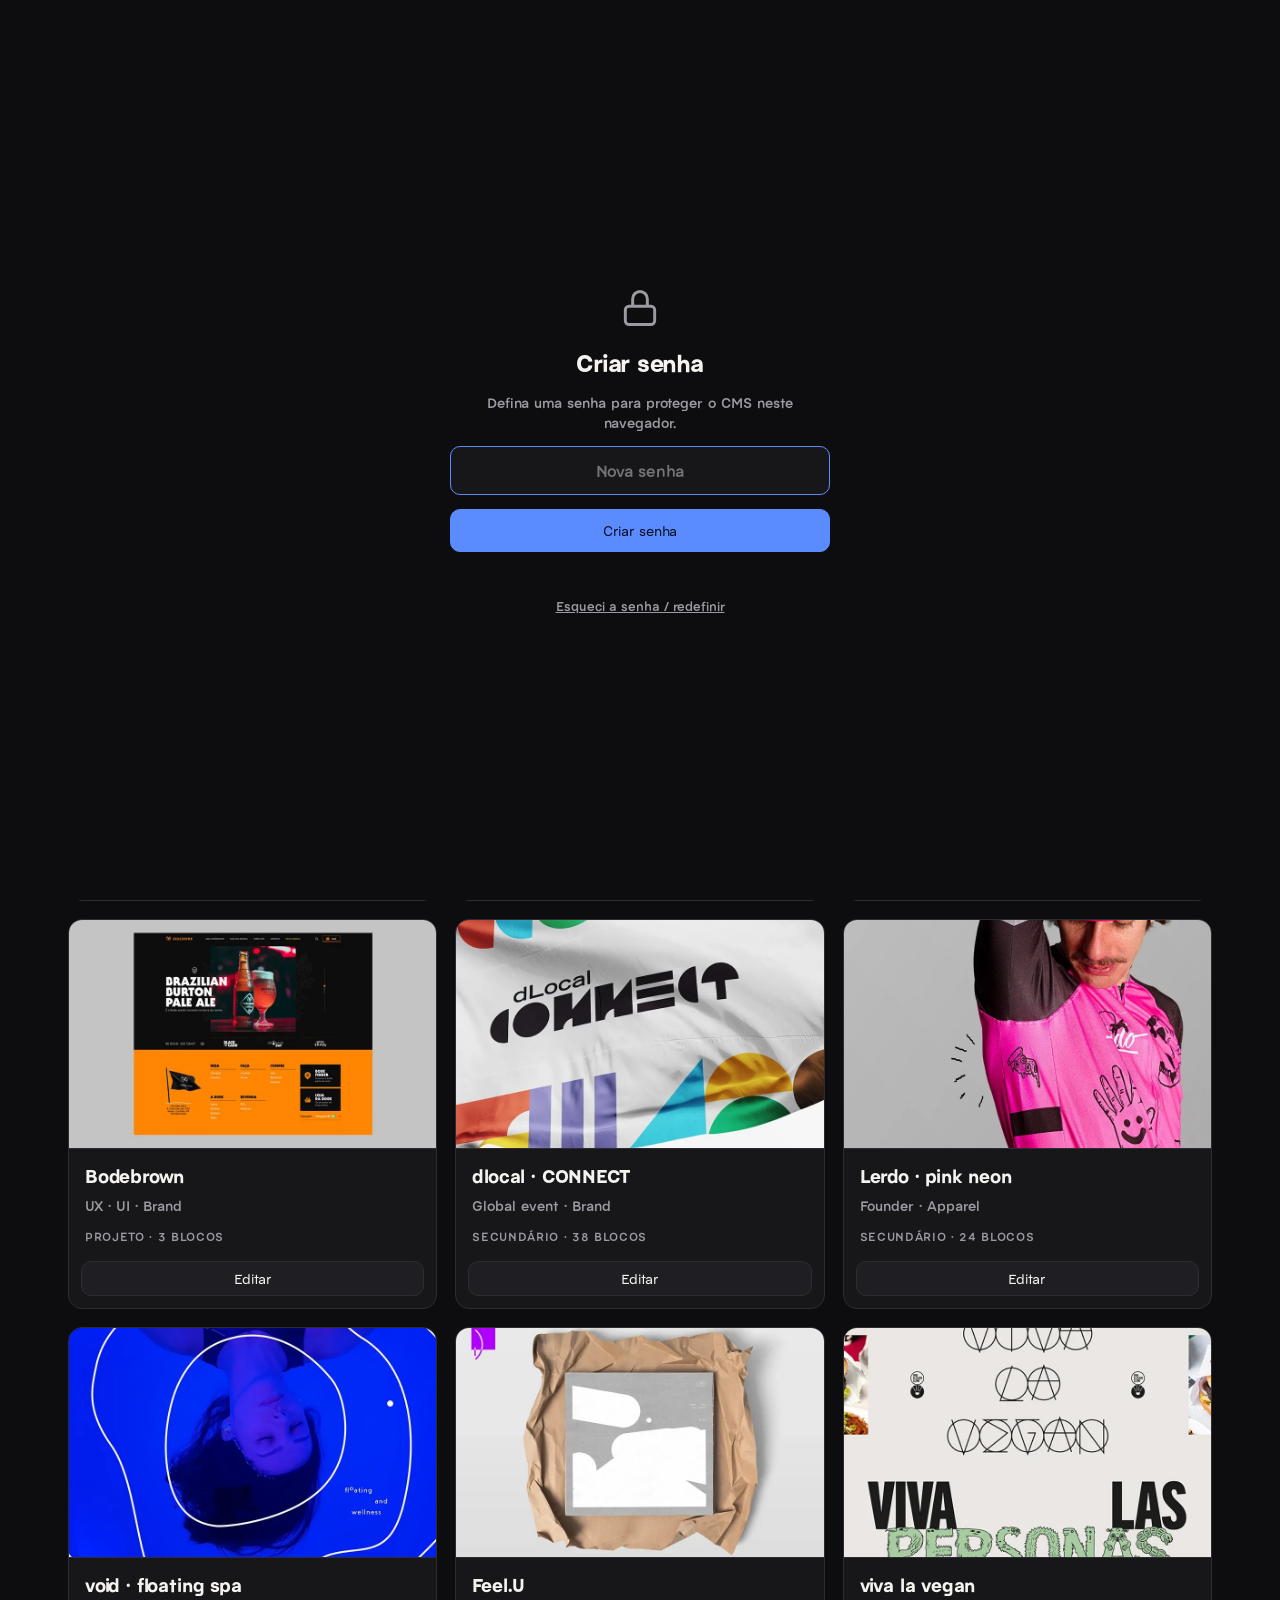
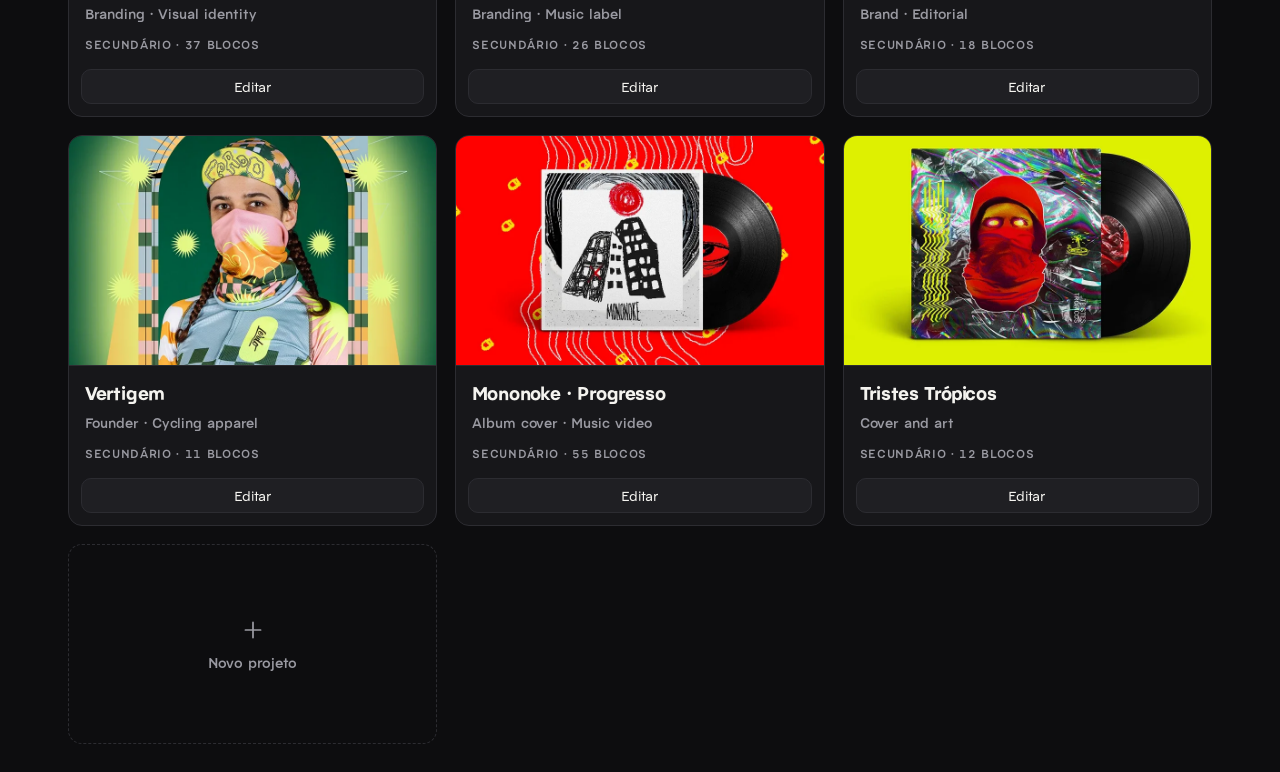
<file: cms.html>
<!doctype html>
<html lang="pt-br">
<head>
<meta charset="utf-8" />
<meta name="viewport" content="width=device-width, initial-scale=1" />
<title>CMS de cases — Marcos Carvalho</title>
<style>
@font-face{font-family:"Pacaembu";src:url("fonts/Pacaembu-Regular.otf") format("opentype");font-weight:400;font-display:swap}
@font-face{font-family:"Pacaembu";src:url("fonts/Pacaembu-Medium.otf") format("opentype");font-weight:500;font-display:swap}
@font-face{font-family:"Pacaembu";src:url("fonts/Pacaembu-Bold.otf") format("opentype");font-weight:700;font-display:swap}

:root{
  --bg:#0d0d0f; --panel:#17171a; --panel-2:#1f1f23; --line:#2c2c31;
  --fg:#f4f3ef; --muted:#9a9aa2; --accent:#5b8cff; --danger:#ff5c6c; --ok:#48ff65;
  --radius:14px;
}
*{margin:0;padding:0;box-sizing:border-box}
html,body{height:100%}
body{
  font-family:"Pacaembu",system-ui,-apple-system,sans-serif;
  background:var(--bg);color:var(--fg);-webkit-font-smoothing:antialiased;
  font-size:15px;line-height:1.45;
}
button,input,textarea{font-family:inherit;color:inherit}
button{cursor:pointer;border:none;background:none}
a{color:var(--accent)}
::selection{background:var(--fg);color:var(--bg)}

/* ---------- top bar ---------- */
.topbar{
  position:sticky;top:0;z-index:20;display:flex;align-items:center;gap:16px;
  padding:18px 28px;background:rgba(13,13,15,.85);backdrop-filter:blur(10px);
  border-bottom:1px solid var(--line);
}
.topbar h1{font-weight:700;font-size:19px;letter-spacing:-.01em}
.topbar .count{color:var(--muted);font-size:13px}
.spacer{flex:1}
.btn{
  display:inline-flex;align-items:center;gap:8px;padding:9px 15px;border-radius:10px;
  background:var(--panel-2);border:1px solid var(--line);font-size:13px;font-weight:500;
  transition:background .15s,border-color .15s,transform .05s;
}
.btn:hover{background:#26262b;border-color:#3a3a41}
.btn:active{transform:translateY(1px)}
.btn.primary{background:var(--accent);border-color:var(--accent);color:#0a1024}
.btn.primary:hover{background:#7aa2ff}
.btn.ghost{background:transparent}
.btn.danger{color:var(--danger)}
.btn svg{width:15px;height:15px;stroke:currentColor;fill:none;stroke-width:2;stroke-linecap:round;stroke-linejoin:round}

/* ---------- board ---------- */
.board{
  max-width:1200px;margin:0 auto;padding:28px;
  display:grid;grid-template-columns:repeat(auto-fill,minmax(280px,1fr));gap:18px;
}
.card{
  background:var(--panel);border:1px solid var(--line);border-radius:var(--radius);
  overflow:hidden;display:flex;flex-direction:column;position:relative;
  transition:border-color .15s,box-shadow .15s,opacity .15s;
}
.card:hover{border-color:#3d3d44;box-shadow:0 8px 30px rgba(0,0,0,.35)}
.card.dragging{opacity:.4}
.card.drag-over{border-color:var(--accent)}
.card .cover{
  aspect-ratio:16/10;background:var(--panel-2);display:flex;align-items:center;justify-content:center;
  overflow:hidden;border-bottom:1px solid var(--line);
}
.card .cover img{width:100%;height:100%;object-fit:cover;display:block}
.card .cover .ph{color:#43434b;font-size:12px;letter-spacing:.18em;text-transform:uppercase}
.card .body{padding:15px 16px 16px;display:flex;flex-direction:column;gap:8px;flex:1}
.card .title{font-weight:700;font-size:17px;letter-spacing:-.01em;word-break:break-word}
.card .excerpt{color:var(--muted);font-size:13px;line-height:1.4;
  display:-webkit-box;-webkit-line-clamp:2;-webkit-box-orient:vertical;overflow:hidden}
.card .meta{margin-top:auto;display:flex;align-items:center;gap:12px;color:var(--muted);
  font-size:11px;letter-spacing:.06em;text-transform:uppercase;padding-top:6px}
.card .meta .dot{width:3px;height:3px;border-radius:50%;background:currentColor;opacity:.5}
.card .actions{display:flex;gap:6px;padding:0 12px 12px}
.card .actions .btn{flex:1;justify-content:center;padding:8px}
.card .handle{
  position:absolute;top:10px;left:10px;z-index:2;width:28px;height:28px;border-radius:8px;
  background:rgba(13,13,15,.6);display:flex;align-items:center;justify-content:center;
  color:var(--muted);cursor:grab;opacity:0;transition:opacity .15s;backdrop-filter:blur(4px);
}
.card:hover .handle{opacity:1}
.card .handle:active{cursor:grabbing}

/* new-project tile */
.add-tile{
  border:1.5px dashed var(--line);border-radius:var(--radius);min-height:200px;
  display:flex;flex-direction:column;align-items:center;justify-content:center;gap:10px;
  color:var(--muted);background:transparent;transition:border-color .15s,color .15s,background .15s;
}
.add-tile:hover{border-color:var(--accent);color:var(--fg);background:rgba(91,140,255,.05)}
.add-tile svg{width:26px;height:26px;stroke:currentColor;fill:none;stroke-width:1.6;stroke-linecap:round}

.empty{grid-column:1/-1;text-align:center;color:var(--muted);padding:80px 20px}
.empty h2{font-weight:700;font-size:22px;color:var(--fg);margin-bottom:8px}

/* ---------- editor drawer ---------- */
.overlay{
  position:fixed;inset:0;z-index:40;background:rgba(0,0,0,.55);backdrop-filter:blur(3px);
  opacity:0;pointer-events:none;transition:opacity .25s;
}
.overlay.open{opacity:1;pointer-events:auto}
.drawer{
  position:fixed;top:0;right:0;bottom:0;z-index:50;width:min(680px,100%);
  background:var(--bg);border-left:1px solid var(--line);
  transform:translateX(100%);transition:transform .3s cubic-bezier(.4,0,.2,1);
  display:flex;flex-direction:column;
}
.drawer.open{transform:translateX(0)}
.drawer .dhead{
  display:flex;align-items:center;gap:12px;padding:18px 22px;border-bottom:1px solid var(--line);
}
.drawer .dhead .titlefield{
  flex:1;background:transparent;border:none;font-size:22px;font-weight:700;letter-spacing:-.01em;
  padding:6px 0;outline:none;
}
.drawer .dhead .titlefield::placeholder{color:#43434b}
.drawer .dbody{flex:1;overflow-y:auto;padding:20px 22px 40px}
.drawer .dfoot{
  display:flex;gap:10px;padding:14px 22px;border-top:1px solid var(--line);align-items:center;
}
.saved{color:var(--muted);font-size:12px;display:flex;align-items:center;gap:6px}
.saved .dot{width:6px;height:6px;border-radius:50%;background:var(--ok)}

/* blocks */
.blocks{display:flex;flex-direction:column;gap:12px}
.block{
  background:var(--panel);border:1px solid var(--line);border-radius:12px;overflow:hidden;
  transition:border-color .15s,opacity .15s;
}
.block.dragging{opacity:.4}
.block.drag-over{border-color:var(--accent)}
.block .bhead{
  display:flex;align-items:center;gap:8px;padding:8px 10px;background:var(--panel-2);
  border-bottom:1px solid var(--line);
}
.block .bhead .btype{font-size:11px;letter-spacing:.12em;text-transform:uppercase;color:var(--muted);font-weight:500}
.block .bhead .bhandle{cursor:grab;color:#54545c;display:flex;padding:2px}
.block .bhead .bhandle:active{cursor:grabbing}
.block .bhead .bhandle svg{width:16px;height:16px;stroke:currentColor;fill:none;stroke-width:2}
.block .bhead .del{margin-left:auto;color:var(--muted);font-size:12px;padding:4px 8px;border-radius:6px}
.block .bhead .del:hover{color:var(--danger);background:rgba(255,92,108,.1)}
.block .bcontent{padding:12px}
.block textarea{
  width:100%;background:transparent;border:none;resize:vertical;min-height:70px;
  font-size:15px;line-height:1.5;outline:none;
}
.block .linkrow{display:flex;flex-direction:column;gap:8px}
.block .linkrow input{
  width:100%;background:var(--panel-2);border:1px solid var(--line);border-radius:8px;
  padding:9px 11px;font-size:14px;outline:none;
}
.block .linkrow input:focus{border-color:var(--accent)}
.block .linkrow .preview{font-size:12px;color:var(--muted);word-break:break-all}
.ytprev{display:flex;align-items:center;gap:10px}
.ytprev img{width:80px;height:45px;object-fit:cover;border-radius:6px;flex:none}
.ytprev span{font-size:12px;color:var(--muted)}
.block .imgwrap{position:relative;border-radius:8px;overflow:hidden;background:var(--panel-2)}
.block .imgwrap img{width:100%;max-height:340px;object-fit:contain;display:block}
.block .vidwrap video{width:100%;max-height:340px;display:block;background:#000}
.block .imgwrap.empty{
  aspect-ratio:16/9;display:flex;flex-direction:column;align-items:center;justify-content:center;
  gap:8px;color:var(--muted);cursor:pointer;border:1.5px dashed var(--line);
}
.block .imgwrap.empty:hover{border-color:var(--accent);color:var(--fg)}
.block .imgwrap.empty svg{width:24px;height:24px;stroke:currentColor;fill:none;stroke-width:1.6}
.block .imgwrap .replace{
  position:absolute;top:8px;right:8px;padding:6px 10px;font-size:12px;border-radius:8px;
  background:rgba(13,13,15,.7);border:1px solid var(--line);opacity:0;transition:opacity .15s;
}
.block .imgwrap:hover .replace{opacity:1}
.block .caption{
  width:100%;background:transparent;border:none;border-top:1px solid var(--line);
  padding:9px 12px;font-size:13px;color:var(--muted);outline:none;
}

.addblocks{display:flex;gap:8px;flex-wrap:wrap;margin-top:16px}
.addblocks .btn{flex:1;justify-content:center;min-width:120px}

.blocks-empty{text-align:center;color:var(--muted);padding:36px 20px;
  border:1.5px dashed var(--line);border-radius:12px;font-size:14px}

/* toast */
.toast{
  position:fixed;bottom:22px;left:50%;transform:translateX(-50%) translateY(20px);z-index:80;
  background:var(--panel-2);border:1px solid var(--line);border-radius:10px;padding:11px 18px;
  font-size:13px;opacity:0;pointer-events:none;transition:opacity .2s,transform .2s;
  box-shadow:0 10px 40px rgba(0,0,0,.5);
}
.toast.show{opacity:1;transform:translateX(-50%) translateY(0)}

.hidden{display:none!important}

/* ---------- lock screen ---------- */
.lock{position:fixed;inset:0;z-index:100;background:var(--bg);display:flex;align-items:center;justify-content:center;padding:24px}
.lockbox{width:min(380px,100%);text-align:center;display:flex;flex-direction:column;gap:14px}
.lockbox .lockicon{width:44px;height:44px;margin:0 auto 4px;color:var(--muted)}
.lockbox .lockicon svg{width:100%;height:100%;stroke:currentColor;fill:none;stroke-width:1.6}
.lockbox h2{font-weight:700;font-size:22px;letter-spacing:-.01em}
.lockbox .muted{color:var(--muted);font-size:13px;line-height:1.5}
.lockbox input{background:var(--panel);border:1px solid var(--line);border-radius:10px;padding:13px 14px;font-size:15px;text-align:center;outline:none}
.lockbox input:focus{border-color:var(--accent)}
.lockbox .btn{justify-content:center;padding:12px}
.lockerr{color:var(--danger);font-size:13px;min-height:18px}
.linky{color:var(--muted);font-size:12px;text-decoration:underline;background:none;border:none}
.linky:hover{color:var(--fg)}

/* ---------- home config in editor ---------- */
.sectlabel{font-size:11px;letter-spacing:.14em;text-transform:uppercase;color:var(--muted);font-weight:500;margin:22px 0 12px}
.homecfg{background:var(--panel);border:1px solid var(--line);border-radius:12px;padding:16px;display:flex;flex-direction:column;gap:14px}
.cfgrow label,.cfgrow.two label{display:flex;flex-direction:column;gap:6px;font-size:12px;color:var(--muted);letter-spacing:.02em}
.cfgrow.two{display:grid;grid-template-columns:1fr 200px;gap:12px}
.homecfg input,.homecfg select{background:var(--panel-2);border:1px solid var(--line);border-radius:8px;padding:9px 11px;font-size:14px;color:var(--fg);outline:none}
.homecfg input:focus,.homecfg select:focus{border-color:var(--accent)}
.cfgtoggles{display:flex;gap:20px;flex-wrap:wrap}
.cfghint{font-size:12px;color:var(--muted);line-height:1.5;margin-top:12px}
.chk{display:flex;align-items:center;gap:8px;font-size:13px;color:var(--fg);cursor:pointer}
.chk input{width:16px;height:16px;accent-color:var(--accent)}
.hoverpick .hoverlabel{font-size:12px;color:var(--muted);margin-bottom:8px}
.hoverthumbs{display:flex;gap:8px;flex-wrap:wrap}
.hthumb{width:74px;height:52px;border-radius:8px;border:2px solid var(--line);overflow:hidden;background:var(--panel-2);
  display:flex;align-items:center;justify-content:center;font-size:11px;color:var(--muted);padding:0;position:relative}
.hthumb img{width:100%;height:100%;object-fit:cover}
.hthumb.sel{border-color:var(--accent)}
.hthumb.up,.hthumb.none{border-style:dashed;flex-direction:column}
.hthumb .ord{position:absolute;top:3px;left:3px;min-width:16px;height:16px;padding:0 4px;border-radius:8px;
  background:var(--accent);color:#0a1024;font-size:11px;font-weight:700;display:flex;align-items:center;justify-content:center;line-height:1}
.hthumb:hover{border-color:#3d3d44}
.hthumb.sel:hover{border-color:var(--accent)}
.card.hiddenproj{opacity:.5}
.card .badge{position:absolute;top:10px;right:10px;z-index:2;font-size:10px;letter-spacing:.1em;text-transform:uppercase;
  background:rgba(13,13,15,.7);border:1px solid var(--line);border-radius:6px;padding:3px 7px;color:var(--muted);backdrop-filter:blur(4px)}

/* ---------- subprojects ---------- */
.dhead .backbtn{display:flex;align-items:center;justify-content:center;padding:8px}
.dhead .backbtn svg{width:18px;height:18px;stroke:currentColor;fill:none;stroke-width:2}
.subs{display:flex;flex-direction:column;gap:8px}
.subitem{display:flex;align-items:center;gap:10px;background:var(--panel);border:1px solid var(--line);
  border-radius:10px;padding:10px 12px;transition:border-color .15s,opacity .15s}
.subitem.dragging{opacity:.4}
.subitem.drag-over{border-color:var(--accent)}
.subitem .shandle{cursor:grab;color:#54545c;display:flex}
.subitem .shandle:active{cursor:grabbing}
.subitem .shandle svg{width:15px;height:15px;stroke:currentColor;fill:none;stroke-width:2}
.subitem .stitle{font-weight:500;flex:1;word-break:break-word}
.subitem .scount{color:var(--muted);font-size:12px;white-space:nowrap}
.btn.xs{padding:6px 11px;font-size:12px}
.subs-empty{color:var(--muted);font-size:13px;border:1.5px dashed var(--line);border-radius:10px;padding:16px;text-align:center;line-height:1.5}
/* ---- home editor galleries ---- */
.sgal{display:grid;grid-template-columns:repeat(auto-fill,minmax(92px,1fr));gap:10px}
.sgal:empty::after{content:"Nenhuma imagem ainda.";color:var(--muted);font-size:13px;grid-column:1/-1;padding:14px 2px}
.stile{position:relative;border:1px solid var(--line);border-radius:9px;overflow:hidden;background:var(--panel-2);aspect-ratio:1;cursor:grab}
.stile.dragging{opacity:.35}
.stile.over{outline:2px solid var(--accent);outline-offset:-2px}
.stile img{width:100%;height:100%;object-fit:cover;display:block;pointer-events:none}
.stile .rm{position:absolute;top:5px;right:5px;width:22px;height:22px;border:0;border-radius:6px;background:rgba(13,13,15,.72);color:#fff;display:flex;align-items:center;justify-content:center;font-size:13px;cursor:pointer;opacity:0;transition:opacity .12s}
.stile:hover .rm{opacity:1}
.stile .sym{position:absolute;bottom:5px;left:5px;display:flex;align-items:center;gap:4px;font-size:9px;letter-spacing:.04em;text-transform:uppercase;color:#fff;background:rgba(13,13,15,.72);border-radius:5px;padding:3px 6px;cursor:pointer;user-select:none}
.stile .sym input{margin:0;width:11px;height:11px}
.stile .ord{position:absolute;top:5px;left:5px;font-size:9px;color:#fff;background:rgba(13,13,15,.6);border-radius:5px;padding:2px 5px}

/* ---- pick-from-cases modal ---- */
.pickmodal{position:fixed;top:50%;left:50%;transform:translate(-50%,-48%);z-index:60;width:min(1120px,94vw);max-height:88vh;
  background:var(--bg);border:1px solid var(--line);border-radius:16px;display:flex;flex-direction:column;
  opacity:0;pointer-events:none;transition:opacity .2s, transform .2s}
.pickmodal.open{opacity:1;pointer-events:auto;transform:translate(-50%,-50%)}
.pickhead,.pickfoot{display:flex;align-items:center;gap:12px;padding:16px 20px;border-bottom:1px solid var(--line)}
.pickfoot{border-bottom:0;border-top:1px solid var(--line)}
.pickgrid{overflow-y:auto;padding:6px 20px 18px}
.picksec-h{position:sticky;top:0;background:var(--bg);z-index:2;display:flex;align-items:baseline;gap:8px;
  padding:14px 2px 9px;font-size:11px;letter-spacing:.14em;text-transform:uppercase;color:var(--muted);
  border-bottom:1px solid var(--line);margin-bottom:10px}
.picksec-h .n{color:#54545c;letter-spacing:.06em}
.picksec-grid{display:grid;grid-template-columns:repeat(auto-fill,minmax(132px,1fr));gap:8px;margin-bottom:20px}
.pickcell{position:relative;height:100px;border:1px solid var(--line);border-radius:8px;overflow:hidden;cursor:pointer;
  background:var(--panel-2);transition:border-color .12s,transform .06s}
.pickcell:hover{border-color:#3d3d44}
.pickcell:active{transform:scale(.98)}
.pickcell img{width:100%;height:100%;object-fit:cover;display:block}
.pickcell.sel{outline:3px solid var(--accent);outline-offset:-3px}
.pickcell.sel::after{content:"✓";position:absolute;top:5px;right:6px;color:#fff;background:var(--accent);width:20px;height:20px;border-radius:50%;display:flex;align-items:center;justify-content:center;font-size:12px;box-shadow:0 2px 6px rgba(0,0,0,.4)}

/* ---- image grouping (justified rows on the case) ---- */
.bsel{display:inline-flex;align-items:center;gap:5px;font-size:11px;letter-spacing:.06em;text-transform:uppercase;
  color:var(--muted);cursor:pointer;margin-left:auto;user-select:none}
.bsel input{width:13px;height:13px;margin:0;accent-color:var(--accent)}
.block .bhead .del{margin-left:12px}
.block .bhead .dl{color:var(--muted);font-size:12px;padding:4px 8px;border-radius:6px;margin-left:12px}
.block .bhead .dl:hover{color:var(--fg);background:rgba(255,255,255,.08)}
.block.imgblock .bhead .del{margin-left:12px}
.block.grouped{border-color:#3a5bd0}
.block.grouped::before{content:"";position:absolute;left:0;top:0;bottom:0;width:3px;background:var(--accent);border-radius:3px 0 0 3px}
.grpbadge{font-size:10px;letter-spacing:.06em;text-transform:uppercase;color:var(--accent);
  background:rgba(91,140,255,.12);border:1px solid rgba(91,140,255,.4);border-radius:6px;padding:3px 8px;cursor:pointer;margin-left:auto}
.grpbadge:hover{background:rgba(91,140,255,.22)}
.grpbadge + .bsel{margin-left:12px}
.grpbar{position:sticky;top:0;z-index:5;display:flex;align-items:center;gap:10px;
  background:var(--panel-2);border:1px solid var(--accent);border-radius:10px;padding:10px 14px;margin-bottom:14px}
.grpbar span{font-size:13px;color:var(--fg);margin-right:auto}

/* ---- chapter stat tiles editor ---- */
.statlist{display:flex;flex-direction:column;gap:8px}
.statrow{display:flex;gap:8px;align-items:center}
.statrow input{background:var(--panel-2);border:1px solid var(--line);border-radius:9px;padding:10px 12px;color:var(--fg);font-size:13px;outline:none}
.statrow input:focus{border-color:var(--accent)}
.statrow .statv{flex:0 0 130px;font-weight:600}
.statrow .statl{flex:1;min-width:0}
.statdel{color:var(--muted);padding:8px 10px;border-radius:7px;font-size:12px;flex:0 0 auto}
.statdel:hover{color:var(--danger);background:rgba(255,92,108,.1)}

/* ---- publish button ---- */
.btn.publish{background:#2f8f4e;border-color:#2f8f4e;color:#fff}
.btn.publish:hover{background:#37a65b;border-color:#37a65b}
.btn.publish:disabled{opacity:.6;cursor:default}
.btn.publish.busy{pointer-events:none}

/* ---- publish result banner (big, stays until closed) ---- */
.pubresult{position:fixed;top:16px;left:50%;transform:translateX(-50%) translateY(-16px);z-index:80;
  display:none;align-items:center;gap:14px;max-width:min(680px,92vw);
  padding:15px 16px 15px 18px;border-radius:14px;border:1px solid var(--line);
  background:var(--panel);box-shadow:0 18px 50px rgba(0,0,0,.45);opacity:0;transition:opacity .2s,transform .2s}
.pubresult.show{display:flex;opacity:1;transform:translateX(-50%) translateY(0)}
.pubresult .pr-icon{flex:0 0 auto;width:28px;height:28px;border-radius:50%;display:flex;align-items:center;justify-content:center;
  font-size:15px;font-weight:700;color:#fff}
.pubresult.busy .pr-icon{background:var(--accent)}
.pubresult.busy .pr-icon::after{content:"";width:13px;height:13px;border:2px solid rgba(255,255,255,.4);border-top-color:#fff;border-radius:50%;animation:prspin .7s linear infinite}
@keyframes prspin{to{transform:rotate(360deg)}}
.pubresult.ok .pr-icon{background:#2f8f4e}
.pubresult.ok .pr-icon::after{content:"✓"}
.pubresult.err .pr-icon{background:var(--danger)}
.pubresult.err .pr-icon::after{content:"!"}
.pubresult.warn .pr-icon{background:#c98a1e}
.pubresult.warn .pr-icon::after{content:"↑"}
.pubresult .pr-body{min-width:0;flex:1}
.pubresult .pr-msg{font-size:13.5px;line-height:1.4;color:var(--fg);word-break:break-word}
.pubresult .pr-link{display:inline-block;margin-top:4px;font-size:12.5px;color:var(--accent)}
.pubresult .pr-link:empty{display:none}
.pubresult .pr-close{flex:0 0 auto;color:var(--muted);font-size:14px;padding:4px 8px;border-radius:7px}
.pubresult .pr-close:hover{color:var(--fg);background:var(--panel-2)}
</style>
</head>
<body>

<div class="lock" id="lock">
  <div class="lockbox">
    <div class="lockicon"><svg viewBox="0 0 24 24"><rect x="4" y="11" width="16" height="10" rx="2"/><path d="M8 11V7a4 4 0 0 1 8 0v4"/></svg></div>
    <h2 id="lockTitle">Área protegida</h2>
    <p class="muted" id="lockMsg">Digite a senha para acessar o CMS.</p>
    <input type="password" id="lockInput" placeholder="Senha" autocomplete="current-password" />
    <button class="btn primary" id="lockBtn">Entrar</button>
    <div class="lockerr" id="lockErr"></div>
    <button class="linky" id="lockReset">Esqueci a senha / redefinir</button>
  </div>
</div>

<div class="topbar">
  <h1>Cases</h1>
  <span class="count" id="count"></span>
  <div class="spacer"></div>
  <button class="btn ghost" id="pullBtn" title="Recarregar os cases publicados (data/projects.json)">
    <svg viewBox="0 0 24 24"><path d="M23 4v6h-6"/><path d="M20.49 15a9 9 0 1 1-2.12-9.36L23 10"/></svg>
    Puxar do site
  </button>
  <button class="btn ghost" id="importBtn" title="Importar JSON">
    <svg viewBox="0 0 24 24"><path d="M21 15v4a2 2 0 0 1-2 2H5a2 2 0 0 1-2-2v-4"/><path d="M7 10l5 5 5-5"/><path d="M12 15V3"/></svg>
    Importar
  </button>
  <button class="btn ghost" id="exportBtn" title="Exportar JSON">
    <svg viewBox="0 0 24 24"><path d="M21 15v4a2 2 0 0 1-2 2H5a2 2 0 0 1-2-2v-4"/><path d="M7 10l5-5 5 5"/><path d="M12 15V3"/></svg>
    Exportar
  </button>
  <button class="btn" id="homeBtn" title="Editar a montagem de abertura da home e a faixa de loose craft">
    <svg viewBox="0 0 24 24"><path d="M3 9l9-7 9 7v11a2 2 0 0 1-2 2H5a2 2 0 0 1-2-2z"/><path d="M9 22V12h6v10"/></svg>
    Home
  </button>
  <button class="btn primary" id="newBtn">
    <svg viewBox="0 0 24 24"><path d="M12 5v14M5 12h14"/></svg>
    Novo projeto
  </button>
  <button class="btn publish" id="publishBtn" title="Publicar direto no site (commit no repo → Vercel)">
    <svg viewBox="0 0 24 24"><path d="M12 19V5"/><path d="M5 12l7-7 7 7"/></svg>
    Publicar
  </button>
</div>

<div class="board" id="board"></div>

<!-- editor -->
<div class="overlay" id="overlay"></div>
<div class="drawer" id="drawer" aria-hidden="true">
  <div class="dhead">
    <button class="btn ghost backbtn hidden" id="backBtn" title="Voltar ao projeto">
      <svg viewBox="0 0 24 24"><path d="M15 18l-6-6 6-6"/></svg>
    </button>
    <input class="titlefield" id="titleField" placeholder="Nome do projeto" />
    <button class="btn ghost" id="closeBtn" title="Fechar (Esc)">
      <svg viewBox="0 0 24 24" style="width:16px;height:16px;stroke:currentColor;fill:none;stroke-width:2"><path d="M18 6L6 18M6 6l12 12"/></svg>
    </button>
  </div>
  <div class="dbody">
    <div class="sectlabel">Aparência na home</div>
    <div class="homecfg">
      <div class="cfgrow"><label>Categoria / subtítulo
        <input id="cfgMeta" placeholder="Ex.: Product design · Fintech growth" /></label></div>
      <div id="projOnly">
        <div class="cfgtoggles">
          <label class="chk"><input type="checkbox" id="cfgVisible" /> Mostrar na home</label>
          <label class="chk"><input type="checkbox" id="cfgSecondary" /> Estilo secundário (arte)</label>
        </div>
        <p class="cfghint">Ao clicar na home, este projeto abre a página de case interna (nunca vai para o Behance).</p>
      </div>
      <div class="hoverpick">
        <div class="hoverlabel">Imagens do hover <span style="opacity:.7">— escolha uma ou várias; com 2+ elas rodam como um gif no hover</span></div>
        <div class="hoverthumbs" id="hoverThumbs"></div>
      </div>
    </div>

    <div id="chHighlight" class="hidden">
      <div class="sectlabel">Números em destaque <span style="opacity:.7">— viram uma faixa de stats no capítulo</span></div>
      <div class="statlist" id="statList"></div>
      <button class="btn" id="addStatBtn" style="margin-top:10px">
        <svg viewBox="0 0 24 24" style="width:14px;height:14px;stroke:currentColor;fill:none;stroke-width:2"><path d="M12 5v14M5 12h14"/></svg>
        Adicionar número
      </button>
      <p class="cfghint">Cada item vira um tile (número grande + rótulo), lado a lado. As imagens do “Conteúdo do subprojeto” viram uma galeria horizontal abaixo do capítulo.</p>
    </div>

    <div id="subSection">
      <div class="sectlabel">Subprojetos</div>
      <div class="subs" id="subs"></div>
      <button class="btn" id="addSubBtn" style="margin-top:10px;width:100%;justify-content:center">
        <svg viewBox="0 0 24 24" style="width:15px;height:15px;stroke:currentColor;fill:none;stroke-width:2"><path d="M12 5v14M5 12h14"/></svg>
        Novo subprojeto
      </button>
    </div>

    <div class="sectlabel" id="contentLabel">Conteúdo</div>
    <div class="blocks" id="blocks"></div>
    <div class="addblocks">
      <button class="btn" data-add="text"><svg viewBox="0 0 24 24"><path d="M4 7h16M4 12h16M4 17h10"/></svg> Texto</button>
      <button class="btn" data-add="image"><svg viewBox="0 0 24 24"><rect x="3" y="3" width="18" height="18" rx="2"/><circle cx="8.5" cy="8.5" r="1.5"/><path d="M21 15l-5-5L5 21"/></svg> Imagem</button>
      <button class="btn" data-add="video"><svg viewBox="0 0 24 24"><rect x="2" y="5" width="15" height="14" rx="2"/><path d="M17 10l5-3v10l-5-3z"/></svg> Vídeo</button>
      <button class="btn" data-add="link"><svg viewBox="0 0 24 24"><path d="M10 13a5 5 0 0 0 7 0l3-3a5 5 0 0 0-7-7l-1 1"/><path d="M14 11a5 5 0 0 0-7 0l-3 3a5 5 0 0 0 7 7l1-1"/></svg> Link</button>
    </div>
  </div>
  <div class="dfoot">
    <span class="saved"><span class="dot"></span> Salvo automaticamente</span>
    <div class="spacer"></div>
    <button class="btn danger" id="deleteBtn">Excluir projeto</button>
    <button class="btn primary" id="doneBtn">Concluído</button>
  </div>
</div>

<!-- HOME editor: opening montage + craft grid -->
<div class="overlay" id="siteOverlay"></div>
<div class="drawer" id="siteDrawer" aria-hidden="true">
  <div class="dhead">
    <div class="titlefield" style="cursor:default">Home do site</div>
    <button class="btn ghost" id="siteClose" title="Fechar (Esc)">
      <svg viewBox="0 0 24 24" style="width:16px;height:16px;stroke:currentColor;fill:none;stroke-width:2"><path d="M18 6L6 18M6 6l12 12"/></svg>
    </button>
  </div>
  <div class="dbody">
    <div class="sectlabel">Montagem de abertura <span style="opacity:.7">— o flash de imagens logo após o loader</span></div>
    <div class="sgal" id="galMontage"></div>
    <div class="addblocks">
      <button class="btn" id="montUpload"><svg viewBox="0 0 24 24"><path d="M21 15v4a2 2 0 0 1-2 2H5a2 2 0 0 1-2-2v-4"/><path d="M7 10l5-5 5 5"/><path d="M12 15V3"/></svg> Enviar imagens</button>
      <button class="btn" id="montFromCases"><svg viewBox="0 0 24 24"><rect x="3" y="3" width="18" height="18" rx="2"/><path d="M3 15l5-5 4 4 3-3 6 6"/></svg> Escolher dos cases</button>
    </div>
    <p class="cfghint">Marque “logo” nas marcas CEROL (SVG) — elas aparecem centralizadas; as fotos ocupam a tela inteira. Arraste para reordenar.</p>

    <div class="sectlabel" style="margin-top:30px">Loose craft <span style="opacity:.7">— a faixa horizontal da página Graphic &amp; craft</span></div>
    <div class="sgal" id="galCraft"></div>
    <div class="addblocks">
      <button class="btn" id="craftUpload"><svg viewBox="0 0 24 24"><path d="M21 15v4a2 2 0 0 1-2 2H5a2 2 0 0 1-2-2v-4"/><path d="M7 10l5-5 5 5"/><path d="M12 15V3"/></svg> Enviar imagens</button>
      <button class="btn" id="craftFromCases"><svg viewBox="0 0 24 24"><rect x="3" y="3" width="18" height="18" rx="2"/><path d="M3 15l5-5 4 4 3-3 6 6"/></svg> Escolher dos cases</button>
    </div>
    <p class="cfghint">Arraste para reordenar — a faixa lê nesta ordem, em duas fileiras que correm para o lado. Marque <b>grande</b> para a peça ocupar o espaço de quatro. Clicar em um tile na página abre a imagem grande (lightbox).</p>
  </div>
  <div class="dfoot">
    <span class="saved"><span class="dot"></span> Salvo automaticamente</span>
    <div class="spacer"></div>
    <button class="btn primary" id="siteDone">Concluído</button>
  </div>
</div>

<!-- picker: choose images already used in the cases -->
<div class="overlay" id="pickOverlay"></div>
<div class="pickmodal" id="pickModal" aria-hidden="true">
  <div class="pickhead"><b id="pickTitle">Escolher imagens</b><button class="btn ghost" id="pickClose"><svg viewBox="0 0 24 24" style="width:16px;height:16px;stroke:currentColor;fill:none;stroke-width:2"><path d="M18 6L6 18M6 6l12 12"/></svg></button></div>
  <div class="pickgrid" id="pickGrid"></div>
  <div class="pickfoot"><span id="pickCount" class="cfghint" style="margin:0"></span><div class="spacer"></div><button class="btn primary" id="pickAdd">Adicionar selecionadas</button></div>
</div>

<input type="file" id="filePicker" accept="image/*" class="hidden" />
<input type="file" id="videoPicker" accept="video/*" class="hidden" />
<input type="file" id="siteUpload" accept="image/*" multiple class="hidden" />
<div class="toast" id="toast"></div>

<!-- prominent publish result (stays until closed) -->
<div class="pubresult" id="pubResult" aria-hidden="true">
  <span class="pr-icon" id="prIcon"></span>
  <div class="pr-body"><div class="pr-msg" id="prMsg"></div><a class="pr-link" id="prLink" target="_blank" rel="noopener"></a></div>
  <button class="pr-close" id="prClose" aria-label="Fechar">✕</button>
</div>

<script>
'use strict';

/* ============ storage ============ */
const KEY = 'projects-crm-v1';
const uid = () => Date.now().toString(36) + Math.random().toString(36).slice(2, 7);

/* ============ IndexedDB blob store, for video ============
   localStorage has a low ceiling (a real few-second phone clip is easily
   10-50MB) and every project shares one JSON blob there, so a single video
   can blow the whole thing past quota — it looked like it saved (the block
   render is driven by in-memory state) but silently never persisted, so it
   vanished on the next load. IndexedDB is built for exactly this: it stores
   the actual Blob (no base64 bloat) with a quota in the hundreds of MB. */
const MEDIA_DB = 'cms-media-v1', MEDIA_STORE = 'blobs';
function openMediaDB(){
  return new Promise((resolve, reject) => {
    const req = indexedDB.open(MEDIA_DB, 1);
    req.onupgradeneeded = () => { req.result.createObjectStore(MEDIA_STORE); };
    req.onsuccess = () => resolve(req.result);
    req.onerror = () => reject(req.error);
  });
}
async function putMediaBlob(id, blob){
  const db = await openMediaDB();
  return new Promise((resolve, reject) => {
    const tx = db.transaction(MEDIA_STORE, 'readwrite');
    tx.objectStore(MEDIA_STORE).put(blob, id);
    tx.oncomplete = () => resolve();
    tx.onerror = () => reject(tx.error);
  });
}
async function getMediaBlob(id){
  const db = await openMediaDB();
  return new Promise((resolve, reject) => {
    const tx = db.transaction(MEDIA_STORE, 'readonly');
    const req = tx.objectStore(MEDIA_STORE).get(id);
    req.onsuccess = () => resolve(req.result || null);
    req.onerror = () => reject(req.error);
  });
}
function deleteMediaBlob(id){
  return openMediaDB().then(db => new Promise((resolve) => {
    const tx = db.transaction(MEDIA_STORE, 'readwrite');
    tx.objectStore(MEDIA_STORE).delete(id);
    tx.oncomplete = () => resolve();
    tx.onerror = () => resolve(); // best effort, don't block on cleanup failures
  }));
}

let state = load();
function load(){
  try { const raw = localStorage.getItem(KEY); if (raw) return JSON.parse(raw); }
  catch(e){ console.warn('load failed', e); }
  return { projects: [] };
}
let saveTimer;
function save(){
  clearTimeout(saveTimer);
  saveTimer = setTimeout(() => {
    try { localStorage.setItem(KEY, JSON.stringify(state)); }
    catch(e){ toast('Não foi possível salvar (armazenamento cheio?). Exporte um backup.'); }
  }, 200);
}

/* ============ YouTube link detection (shared logic, also in projeto.html) ============ */
function youtubeId(url){
  if (!url) return null;
  try {
    const u = new URL(url, location.href);
    const host = u.hostname.replace(/^www\./, '').replace(/^m\./, '');
    if (host === 'youtu.be') return u.pathname.slice(1).split('/')[0] || null;
    if (host === 'youtube.com' || host === 'music.youtube.com'){
      if (u.pathname === '/watch') return u.searchParams.get('v');
      let m = u.pathname.match(/^\/embed\/([^/?]+)/); if (m) return m[1];
      m = u.pathname.match(/^\/shorts\/([^/?]+)/); if (m) return m[1];
    }
  } catch(e){}
  return null;
}

/* ============ image downscale (keep localStorage small) ============ */
function isGif(file){ return file.type === 'image/gif' || /\.gif$/i.test(file.name || ''); }

function fileToScaledDataURL(file, maxDim = 1400, quality = 0.85){
  return new Promise((resolve, reject) => {
    /* GIFs can't go through the canvas resize below: drawImage only grabs
       the first frame, so redrawing would silently flatten the animation
       into a still. Keep the original bytes instead. */
    if (isGif(file)){
      if (file.size > 3 * 1024 * 1024) toast('GIF grande (mais de 3MB): pode não caber no armazenamento local.');
      const fr = new FileReader();
      fr.onerror = reject;
      fr.onload = () => resolve(fr.result);
      fr.readAsDataURL(file);
      return;
    }
    const fr = new FileReader();
    fr.onerror = reject;
    fr.onload = () => {
      const img = new Image();
      img.onerror = reject;
      img.onload = () => {
        let { width:w, height:h } = img;
        if (Math.max(w, h) > maxDim){
          const s = maxDim / Math.max(w, h);
          w = Math.round(w * s); h = Math.round(h * s);
        }
        const c = document.createElement('canvas');
        c.width = w; c.height = h;
        c.getContext('2d').drawImage(img, 0, 0, w, h);
        const type = /png/i.test(file.type) ? 'image/png' : 'image/jpeg';
        resolve(c.toDataURL(type, quality));
      };
      img.src = fr.result;
    };
    fr.readAsDataURL(file);
  });
}

/* reencoda uma imagem data: (base64) menor — webp, com teto de dimensão.
   GIFs ficam como estão (canvas achataria a animação). Devolve {src,w,h}. */
function shrinkDataUrl(src, maxDim, quality){
  return new Promise(resolve => {
    const keep = () => resolve({ src, w: null, h: null });
    if (!src || !src.startsWith('data:image/') || src.startsWith('data:image/gif')) return keep();
    const img = new Image();
    img.onerror = keep;
    img.onload = () => {
      let w = img.naturalWidth, h = img.naturalHeight;
      /* limita a LARGURA em maxDim e a altura em 4×maxDim — usar o lado maior
         destruía imagens muito compridas (uma tira 1:14 virava 78px de largura) */
      const s = Math.min(1, maxDim / w, (maxDim * 4) / h);
      if (s < 1){ w = Math.round(w * s); h = Math.round(h * s); }
      const c = document.createElement('canvas');
      c.width = w; c.height = h;
      c.getContext('2d').drawImage(img, 0, 0, w, h);
      let out = c.toDataURL('image/webp', quality);
      if (!out.startsWith('data:image/webp')) out = c.toDataURL('image/jpeg', quality);
      if (out.length >= src.length) return keep();      // só troca se realmente encolher
      resolve({ src: out, w, h });
    };
    img.src = src;
  });
}

/* passa por todo o rascunho reduzindo imagens embutidas (publicação automática:
   "reduza automaticamente quando for assim") */
async function shrinkEmbeddedImages(maxDim, quality){
  let changed = 0;
  const conv = async (obj, key, isBlock) => {
    const v = obj[key];
    if (typeof v !== 'string' || !v.startsWith('data:image/')) return;
    const r = await shrinkDataUrl(v, maxDim, quality);
    if (r.src !== v){
      obj[key] = r.src; changed++;
      if (isBlock && r.w && r.h){ obj.w = r.w; obj.h = r.h; }
    }
  };
  for (const p of state.projects){
    await conv(p, 'cover'); await conv(p, 'firstImage');
    for (let i = 0; i < (p.hoverImages || []).length; i++) await conv(p.hoverImages, i);
    for (const b of p.blocks || []) await conv(b, 'src', true);
    for (const sp of p.subprojects || []){
      for (let i = 0; i < (sp.hoverImages || []).length; i++) await conv(sp.hoverImages, i);
      for (const b of sp.blocks || []) await conv(b, 'src', true);
    }
  }
  for (const m of state.montage || []) await conv(m, 'src');
  for (const c of state.craft || []) await conv(c, 'src');
  if (changed) save();
  return changed;
}

/* ============ password gate (light client-side deterrent, NOT real security:
   the data lives in localStorage and is readable via devtools) ============ */
async function sha(s){
  const buf = await crypto.subtle.digest('SHA-256', new TextEncoder().encode(s));
  return [...new Uint8Array(buf)].map(x => x.toString(16).padStart(2,'0')).join('');
}
function initGate(){
  const lock = document.getElementById('lock');
  if (sessionStorage.getItem('crm-unlocked') === '1'){ lock.remove(); return; }
  const hash = localStorage.getItem('crm-pass-hash');
  const title = document.getElementById('lockTitle'), msg = document.getElementById('lockMsg');
  const input = document.getElementById('lockInput'), btn = document.getElementById('lockBtn'), err = document.getElementById('lockErr');
  const creating = !hash;
  if (creating){
    title.textContent = 'Criar senha';
    msg.textContent = 'Defina uma senha para proteger o CMS neste navegador.';
    input.placeholder = 'Nova senha'; input.autocomplete = 'new-password'; btn.textContent = 'Criar senha';
  }
  async function submit(){
    const v = input.value.trim();
    if (!v){ err.textContent = 'Digite uma senha.'; return; }
    if (creating){ localStorage.setItem('crm-pass-hash', await sha(v)); unlock(); }
    else if (await sha(v) === hash){ unlock(); }
    else { err.textContent = 'Senha incorreta.'; input.select(); }
  }
  function unlock(){ sessionStorage.setItem('crm-unlocked','1'); lock.remove(); }
  btn.addEventListener('click', submit);
  input.addEventListener('keydown', e => { if (e.key === 'Enter') submit(); });
  document.getElementById('lockReset').addEventListener('click', () => {
    if (confirm('Redefinir remove a senha atual (os projetos continuam salvos). Continuar?')){
      localStorage.removeItem('crm-pass-hash'); location.reload();
    }
  });
  setTimeout(() => input.focus(), 50);
}
initGate();

/* ============ data source ============
   The published site's data/projects.json is the source of truth (it feeds
   the live case pages). On a fresh browser we seed the CMS straight from it,
   so what you edit here mirrors what's live. Use "Puxar do site" to re-pull it
   any time (e.g. after new content was deployed). Editing is local until you
   Export the JSON and it gets deployed as data/projects.json. */
async function pullFromSite(){
  const r = await fetch('data/projects.json', { cache: 'no-cache' });
  if (!r.ok) throw new Error('projects.json ' + r.status);
  const d = await r.json();
  if (!d || !Array.isArray(d.projects)) throw new Error('formato inválido');
  return d;
}
/* remember which published revision the local draft is based on, so we can tell
   when the live site moved ahead of this browser (see checkSiteNewer). */
const BASE_REV = 'crm-base-rev';
function stampBaseRev(d){ try { localStorage.setItem(BASE_REV, String((d && d.revision) || 0)); } catch(e){} }
async function seedFromSiteIfEmpty(){
  if (state.projects.length) return;
  try { state = await pullFromSite(); save(); stampBaseRev(state); } catch (e) { console.warn('seed from site failed', e); }
}
function migrateHover(o){
  if (!Array.isArray(o.hoverImages)) o.hoverImages = o.hoverImage ? [o.hoverImage] : [];
  delete o.hoverImage;
}
function ensureIds(blocks){ (blocks || []).forEach(b => { if (!b.id) b.id = 'b' + uid(); }); }
function migrateAll(){
  if (!Array.isArray(state.montage)) state.montage = [];
  if (!Array.isArray(state.craft)) state.craft = [];
  state.projects.forEach(p => {
    if (!Array.isArray(p.blocks)) p.blocks = [];
    if (!Array.isArray(p.subprojects)) p.subprojects = [];
    ensureIds(p.blocks);                               // imported blocks lacked ids
    migrateHover(p);
    p.subprojects.forEach(s => {
      if (!s.id) s.id = 's' + uid();
      if (!Array.isArray(s.blocks)) s.blocks = [];
      ensureIds(s.blocks);
      migrateHover(s);
    });
  });
}

/* ============ board render ============ */
const board = document.getElementById('board');
const countEl = document.getElementById('count');

function firstImage(p){ const b = p.blocks.find(b => b.type === 'image' && b.src); return b ? b.src : null; }
function firstText(p){ const b = p.blocks.find(b => b.type === 'text' && b.text); return b ? b.text : ''; }
function coverOf(p){ return (p.hoverImages && p.hoverImages[0]) || p.hoverImage || firstImage(p); }

function renderBoard(){
  countEl.textContent = state.projects.length
    ? state.projects.length + (state.projects.length === 1 ? ' projeto' : ' projetos') : '';
  board.innerHTML = '';

  if (!state.projects.length){
    board.innerHTML = `<div class="empty"><h2>Nenhum projeto ainda</h2>
      <p>Crie seu primeiro projeto para começar.</p></div>`;
  }

  state.projects.forEach((p, i) => {
    const cover = coverOf(p);
    const card = document.createElement('div');
    card.className = 'card' + (p.visible === false ? ' hiddenproj' : '');
    card.draggable = true;
    card.dataset.id = p.id;
    card.innerHTML = `
      <div class="handle" title="Arraste para reordenar">
        <svg viewBox="0 0 24 24" style="width:16px;height:16px;stroke:currentColor;fill:none;stroke-width:2"><circle cx="9" cy="6" r="1"/><circle cx="9" cy="12" r="1"/><circle cx="9" cy="18" r="1"/><circle cx="15" cy="6" r="1"/><circle cx="15" cy="12" r="1"/><circle cx="15" cy="18" r="1"/></svg>
      </div>
      ${p.visible === false ? '<span class="badge">Oculto</span>' : ''}
      <div class="cover">${cover ? `<img src="${cover}" alt="">` : `<span class="ph">Sem imagem</span>`}</div>
      <div class="body">
        <div class="title"></div>
        <div class="excerpt"></div>
        <div class="meta">
          <span class="metacat"></span>
        </div>
      </div>
      <div class="actions">
        <button class="btn edit">Editar</button>
      </div>`;
    card.querySelector('.title').textContent = p.title || 'Sem título';
    card.querySelector('.excerpt').textContent = p.meta || firstText(p);
    const nsub = (p.subprojects && p.subprojects.length) || 0;
    card.querySelector('.metacat').textContent =
      (p.secondary ? 'Secundário' : 'Projeto') + ' · ' + p.blocks.length + (p.blocks.length === 1 ? ' bloco' : ' blocos')
      + (nsub ? ' · ' + nsub + (nsub === 1 ? ' sub' : ' subs') : '');
    card.querySelector('.edit').addEventListener('click', () => openEditor(p.id));
    card.querySelector('.cover').addEventListener('click', () => openEditor(p.id));
    attachDrag(card, 'project');
    board.appendChild(card);
  });

  // add tile
  const add = document.createElement('button');
  add.className = 'add-tile';
  add.innerHTML = `<svg viewBox="0 0 24 24"><path d="M12 5v14M5 12h14"/></svg><span>Novo projeto</span>`;
  add.addEventListener('click', newProject);
  board.appendChild(add);
}

/* ============ drag & drop reorder (generic) ============ */
let dragEl = null, dragKind = null;
function attachDrag(el, kind){
  el.addEventListener('dragstart', e => {
    dragEl = el; dragKind = kind; el.classList.add('dragging');
    e.dataTransfer.effectAllowed = 'move';
    try { e.dataTransfer.setData('text/plain', el.dataset.id); } catch(_){}
  });
  el.addEventListener('dragend', () => {
    el.classList.remove('dragging');
    document.querySelectorAll('.drag-over').forEach(n => n.classList.remove('drag-over'));
    dragEl = null; dragKind = null;
  });
  el.addEventListener('dragover', e => {
    if (!dragEl || dragKind !== kind || dragEl === el) return;
    e.preventDefault(); el.classList.add('drag-over');
  });
  el.addEventListener('dragleave', () => el.classList.remove('drag-over'));
  el.addEventListener('drop', e => {
    if (!dragEl || dragKind !== kind || dragEl === el) return;
    e.preventDefault(); el.classList.remove('drag-over');
    if (kind === 'project') reorder(state.projects, dragEl.dataset.id, el.dataset.id, renderBoard);
    else if (kind === 'sub') reorder(currentProject().subprojects, dragEl.dataset.id, el.dataset.id, renderSubs);
    else reorder(current().blocks, dragEl.dataset.id, el.dataset.id, renderBlocks);
  });
}
function reorder(arr, fromId, toId, after){
  const from = arr.findIndex(x => x.id === fromId);
  const to = arr.findIndex(x => x.id === toId);
  if (from < 0 || to < 0) return;
  const [moved] = arr.splice(from, 1);
  arr.splice(to, 0, moved);
  save(); after();
}

/* ============ CRUD ============ */
function newProject(){
  const p = { id: uid(), title: '', blocks: [], subprojects: [] };
  state.projects.push(p); save(); renderBoard(); openEditor(p.id);
}
let editingId = null;      // project id
let editingSubId = null;   // subproject id, or null when editing the project itself
function currentProject(){ return state.projects.find(p => p.id === editingId); }
function current(){
  const p = currentProject(); if (!p) return null;
  if (editingSubId){ p.subprojects = p.subprojects || []; return p.subprojects.find(s => s.id === editingSubId) || p; }
  return p;
}

/* ============ editor ============ */
const overlay = document.getElementById('overlay');
const drawer = document.getElementById('drawer');
const titleField = document.getElementById('titleField');
const blocksEl = document.getElementById('blocks');
const backBtn = document.getElementById('backBtn');

function renderEditorChrome(){
  const isSub = !!editingSubId;
  backBtn.classList.toggle('hidden', !isSub);
  document.getElementById('projOnly').classList.toggle('hidden', isSub);
  document.getElementById('subSection').classList.toggle('hidden', isSub);
  document.getElementById('chHighlight').classList.toggle('hidden', !isSub);
  document.getElementById('deleteBtn').textContent = isSub ? 'Excluir subprojeto' : 'Excluir projeto';
  document.getElementById('contentLabel').textContent = isSub ? 'Conteúdo do subprojeto' : 'Conteúdo';
  titleField.placeholder = isSub ? 'Nome do subprojeto' : 'Nome do projeto';
}

function openEditor(id, subId = null){
  editingId = id; editingSubId = subId;
  blockSel.clear();
  const node = current(); if (!node) return;
  renderEditorChrome();
  titleField.value = node.title || '';
  renderHomeCfg();
  renderSubs();
  renderBlocks();
  overlay.classList.add('open');
  drawer.classList.add('open');
  drawer.setAttribute('aria-hidden', 'false');
  drawer.querySelector('.dbody').scrollTop = 0;
  setTimeout(() => titleField.focus(), 260);
}
function closeEditor(){
  overlay.classList.remove('open');
  drawer.classList.remove('open');
  drawer.setAttribute('aria-hidden', 'true');
  editingId = null; editingSubId = null;
  renderBoard();
}
backBtn.addEventListener('click', () => { if (editingId) openEditor(editingId); });

/* ---- subprojects ---- */
function renderSubs(){
  const p = currentProject(); if (!p) return;
  p.subprojects = p.subprojects || [];
  const wrap = document.getElementById('subs'); wrap.innerHTML = '';
  if (!p.subprojects.length){
    wrap.innerHTML = `<div class="subs-empty">Nenhum subprojeto ainda.<br>Ideal para casos com capítulos, como Solvefy (Rebrand, Product, AI, Team).</div>`;
    return;
  }
  p.subprojects.forEach(s => {
    const el = document.createElement('div');
    el.className = 'subitem'; el.dataset.id = s.id; el.draggable = true;
    el.innerHTML = `
      <span class="shandle" title="Arraste para reordenar"><svg viewBox="0 0 24 24"><circle cx="9" cy="6" r="1"/><circle cx="9" cy="12" r="1"/><circle cx="9" cy="18" r="1"/><circle cx="15" cy="6" r="1"/><circle cx="15" cy="12" r="1"/><circle cx="15" cy="18" r="1"/></svg></span>
      <span class="stitle"></span>
      <span class="scount">${(s.blocks?.length || 0)} ${(s.blocks?.length === 1) ? 'bloco' : 'blocos'}</span>
      <button class="btn xs sedit">Editar</button>
      <button class="btn xs ghost sdel" title="Excluir">✕</button>`;
    el.querySelector('.stitle').textContent = s.title || 'Sem título';
    el.querySelector('.sedit').addEventListener('click', () => openEditor(editingId, s.id));
    el.querySelector('.sdel').addEventListener('click', () => {
      if (confirm(`Excluir subprojeto "${s.title || 'sem título'}"?`)){
        p.subprojects = p.subprojects.filter(x => x.id !== s.id); save(); renderSubs();
      }
    });
    attachDrag(el, 'sub');
    wrap.appendChild(el);
  });
}
document.getElementById('addSubBtn').addEventListener('click', () => {
  const p = currentProject(); if (!p) return;
  p.subprojects = p.subprojects || [];
  const s = { id: uid(), title: '', meta: '', hoverImage: '', blocks: [] };
  p.subprojects.push(s); save(); openEditor(editingId, s.id);
});
titleField.addEventListener('input', () => { const p = current(); if (p){ p.title = titleField.value; save(); } });

/* ---- home appearance config ---- */
const cfgMeta = document.getElementById('cfgMeta');
const cfgVisible = document.getElementById('cfgVisible');
const cfgSecondary = document.getElementById('cfgSecondary');
const hoverThumbs = document.getElementById('hoverThumbs');

const statList = document.getElementById('statList');
function renderHomeCfg(){
  const p = current(); if (!p) return;
  cfgMeta.value = p.meta || '';
  cfgVisible.checked = p.visible !== false;
  cfgSecondary.checked = !!p.secondary;
  renderChStats();
  renderHoverThumbs();
}
/* chapter stat tiles (big number + label), a repeatable list */
function renderChStats(){
  const s = current(); if (!s || !statList) return;
  if (!Array.isArray(s.stats)){
    s.stats = s.highlight ? [{ value: s.highlight.big || '', label: s.highlight.small || '' }] : [];
    if (s.highlight) delete s.highlight;
  }
  statList.innerHTML = '';
  s.stats.forEach((t, i) => {
    const row = document.createElement('div'); row.className = 'statrow';
    const v = document.createElement('input'); v.className = 'statv'; v.placeholder = 'Nº (18%)'; v.value = t.value || '';
    const l = document.createElement('input'); l.className = 'statl'; l.placeholder = 'rótulo (of revenue kept)'; l.value = t.label || '';
    const del = document.createElement('button'); del.className = 'statdel'; del.textContent = '✕'; del.title = 'Remover';
    v.addEventListener('input', () => { t.value = v.value; save(); });
    l.addEventListener('input', () => { t.label = l.value; save(); });
    del.addEventListener('click', () => { s.stats.splice(i, 1); save(); renderChStats(); });
    row.append(v, l, del); statList.appendChild(row);
  });
}
document.getElementById('addStatBtn').addEventListener('click', () => {
  const s = current(); if (!s) return;
  if (!Array.isArray(s.stats)) s.stats = [];
  s.stats.push({ value: '', label: '' }); save(); renderChStats();
});
cfgMeta.addEventListener('input', () => { const p = current(); if (p){ p.meta = cfgMeta.value; save(); } });
cfgVisible.addEventListener('change', () => { const p = current(); if (p){ p.visible = cfgVisible.checked; save(); } });
cfgSecondary.addEventListener('change', () => { const p = current(); if (p){ p.secondary = cfgSecondary.checked; save(); } });

function renderHoverThumbs(){
  const p = current(); if (!p) return;
  migrateHover(p);
  hoverThumbs.innerHTML = '';
  const blockImgs = p.blocks.filter(b => b.type === 'image' && b.src).map(b => b.src);
  const candidates = [...blockImgs];
  // standalone uploaded hover images not present as content blocks
  p.hoverImages.forEach(src => { if (!candidates.includes(src)) candidates.unshift(src); });

  const none = document.createElement('button');
  none.className = 'hthumb none' + (!p.hoverImages.length ? ' sel' : '');
  none.textContent = 'Nenhuma';
  none.addEventListener('click', () => { p.hoverImages = []; save(); renderHoverThumbs(); renderBoard(); });
  hoverThumbs.appendChild(none);

  candidates.forEach(src => {
    const idx = p.hoverImages.indexOf(src);
    const t = document.createElement('button');
    t.className = 'hthumb' + (idx >= 0 ? ' sel' : '');
    // clicking toggles this image in/out of the cycling set; number shows order
    t.innerHTML = `<img src="${src}" alt="">` + (idx >= 0 ? `<span class="ord">${idx + 1}</span>` : '');
    t.addEventListener('click', () => {
      const i = p.hoverImages.indexOf(src);
      if (i >= 0) p.hoverImages.splice(i, 1); else p.hoverImages.push(src);
      save(); renderHoverThumbs(); renderBoard();
    });
    hoverThumbs.appendChild(t);
  });

  const up = document.createElement('button');
  up.className = 'hthumb up'; up.textContent = '+ Enviar';
  up.addEventListener('click', () => pickHover());
  hoverThumbs.appendChild(up);
}
let pickingHover = false;
function pickHover(){ pickingHover = true; filePicker.multiple = true; filePicker.value = ''; filePicker.click(); }

/* selection for grouping images into a justified row on the case page */
let blockSel = new Set();
function groupSelected(){
  const p = current(); if (!p) return;
  const isSel = b => blockSel.has(b.id) && b.type === 'image';
  const selected = p.blocks.filter(isSel);
  if (selected.length < 2) return;
  const gid = 'g' + uid();
  selected.forEach(b => b.group = gid);
  const firstPos = p.blocks.findIndex(isSel);
  const insertAt = p.blocks.slice(0, firstPos).filter(b => !isSel(b)).length;
  const remaining = p.blocks.filter(b => !isSel(b));
  p.blocks = [...remaining.slice(0, insertAt), ...selected, ...remaining.slice(insertAt)];
  blockSel.clear(); save(); renderBlocks();
  toast(selected.length + ' imagens agrupadas em linha');
}
function ungroupRow(gid){
  const p = current(); if (!p) return;
  p.blocks.forEach(b => { if (b.group === gid) delete b.group; });
  save(); renderBlocks();
}

function renderBlocks(){
  const p = current(); if (!p) return;
  blocksEl.innerHTML = '';
  if (!p.blocks.length){
    blocksEl.innerHTML = `<div class="blocks-empty">Nenhum conteúdo ainda. Adicione texto, imagem ou link abaixo.</div>`;
    return;
  }
  // action bar: group the currently selected images
  const selCount = p.blocks.filter(b => blockSel.has(b.id) && b.type === 'image').length;
  if (selCount >= 1){
    const bar = document.createElement('div');
    bar.className = 'grpbar';
    bar.innerHTML = `<span>${selCount} ${selCount === 1 ? 'imagem selecionada' : 'imagens selecionadas'}</span>`;
    const grp = document.createElement('button');
    grp.className = 'btn primary'; grp.textContent = 'Agrupar em linha';
    grp.disabled = selCount < 2; grp.style.opacity = selCount < 2 ? .5 : 1;
    grp.addEventListener('click', groupSelected);
    const clr = document.createElement('button');
    clr.className = 'btn ghost'; clr.textContent = 'Limpar seleção';
    clr.addEventListener('click', () => { blockSel.clear(); renderBlocks(); });
    bar.append(grp, clr);
    blocksEl.appendChild(bar);
  }
  p.blocks.forEach(b => blocksEl.appendChild(renderBlock(b)));
  hydrateVideoBlocks(blocksEl);
}

/* videos referenced by mediaId live in IndexedDB, not inline in the JSON
   state, so their <video src> is filled in after the DOM exists */
function hydrateVideoBlocks(root){
  root.querySelectorAll('video[data-media-id]').forEach(async v => {
    const id = v.dataset.mediaId;
    try {
      const blob = await getMediaBlob(id);
      if (blob) v.src = URL.createObjectURL(blob);
    } catch(e){ /* leave empty; block still shows the replace control */ }
  });
}

/* baixa o arquivo original de um bloco de imagem (asset do site, data: ou IndexedDB) */
async function downloadBlockImage(b){
  try {
    let blob, name = '';
    if (b.mediaId){
      blob = await getMediaBlob(b.mediaId);
      name = 'media-' + b.mediaId;
    } else if (b.src){
      if (!b.src.startsWith('data:')) name = b.src.split('?')[0].split('/').slice(-2).join('-');
      else name = 'imagem-' + (b.id || 'cms');
      const r = await fetch(b.src);
      if (!r.ok) throw new Error('HTTP ' + r.status);
      blob = await r.blob();
    }
    if (!blob) throw new Error('imagem não encontrada');
    if (!/\.[a-z0-9]{2,5}$/i.test(name)){
      const ext = ((blob.type.split('/')[1] || 'webp').split('+')[0]).replace('jpeg', 'jpg');
      name += '.' + ext;
    }
    const a = document.createElement('a');
    a.href = URL.createObjectURL(blob); a.download = name;
    a.click(); URL.revokeObjectURL(a.href);
    toast('Baixado: ' + name);
  } catch (e){
    // sem CORS (imagem externa) o fetch falha — abre numa aba pra salvar manualmente
    if (b.src && !b.src.startsWith('data:')) { window.open(b.src, '_blank'); return; }
    toast('Falha ao baixar: ' + (e.message || e));
  }
}

function renderBlock(b){
  const el = document.createElement('div');
  el.className = 'block';
  el.dataset.id = b.id;
  const labels = { text:'Texto', image:'Imagem', link:'Link', video:'Vídeo' };

  const head = document.createElement('div');
  head.className = 'bhead';
  head.innerHTML = `
    <span class="bhandle" draggable="true" title="Arraste para reordenar">
      <svg viewBox="0 0 24 24"><circle cx="9" cy="6" r="1"/><circle cx="9" cy="12" r="1"/><circle cx="9" cy="18" r="1"/><circle cx="15" cy="6" r="1"/><circle cx="15" cy="12" r="1"/><circle cx="15" cy="18" r="1"/></svg>
    </span>
    <span class="btype">${labels[b.type]}</span>
    <button class="del">Remover</button>`;
  head.querySelector('.del').addEventListener('click', () => {
    const p = current(); p.blocks = p.blocks.filter(x => x.id !== b.id); save(); renderBlocks();
    if (b.mediaId) deleteMediaBlob(b.mediaId);
  });
  // image blocks can be selected + grouped into a justified row
  if (b.type === 'image'){
    el.classList.add('imgblock');
    const del = head.querySelector('.del');
    if (b.group){
      el.classList.add('grouped');
      const badge = document.createElement('button');
      badge.className = 'grpbadge'; badge.title = 'Desagrupar esta linha';
      badge.textContent = '⬌ em linha ✕';
      badge.addEventListener('click', () => ungroupRow(b.group));
      head.insertBefore(badge, del);
    }
    const sel = document.createElement('label');
    sel.className = 'bsel';
    sel.innerHTML = `<input type="checkbox" ${blockSel.has(b.id) ? 'checked' : ''}> agrupar`;
    sel.querySelector('input').addEventListener('change', e => {
      if (e.target.checked) blockSel.add(b.id); else blockSel.delete(b.id);
      renderBlocks();
    });
    head.insertBefore(sel, del);
    const dl = document.createElement('button');
    dl.className = 'dl'; dl.textContent = 'Baixar'; dl.title = 'Baixar o arquivo original desta imagem';
    dl.addEventListener('click', () => downloadBlockImage(b));
    head.insertBefore(dl, del);
  }
  el.appendChild(head);

  const body = document.createElement('div');
  body.className = 'bcontent';

  if (b.type === 'text'){
    const ta = document.createElement('textarea');
    ta.value = b.text || '';
    ta.placeholder = 'Escreva aqui...';
    ta.addEventListener('input', () => { b.text = ta.value; save(); });
    body.appendChild(ta);
  }

  if (b.type === 'link'){
    const row = document.createElement('div');
    row.className = 'linkrow';
    const url = document.createElement('input');
    url.type = 'url'; url.placeholder = 'https://...'; url.value = b.url || '';
    const label = document.createElement('input');
    label.type = 'text'; label.placeholder = 'Texto do link (opcional)'; label.value = b.label || '';
    const prev = document.createElement('div');
    prev.className = 'preview';
    const upd = () => {
      b.url = url.value; b.label = label.value; save();
      const yid = youtubeId(b.url);
      if (yid){
        prev.innerHTML = `<div class="ytprev">
          <img src="https://img.youtube.com/vi/${yid}/mqdefault.jpg" alt="">
          <span>▶ Vídeo do YouTube — vai aparecer incorporado no case</span>
        </div>`;
      } else {
        prev.innerHTML = b.url ? `→ <a href="${b.url}" target="_blank" rel="noopener">${b.label || b.url}</a>` : '';
      }
    };
    url.addEventListener('input', upd); label.addEventListener('input', upd);
    row.append(url, label, prev); body.appendChild(row); upd();
  }

  if (b.type === 'image'){
    const wrap = document.createElement('div');
    if (b.src){
      wrap.className = 'imgwrap';
      wrap.innerHTML = `<img src="${b.src}" alt=""><button class="replace">Trocar</button>`;
      wrap.querySelector('.replace').addEventListener('click', () => pickImage(b));
      const cap = document.createElement('input');
      cap.className = 'caption'; cap.placeholder = 'Legenda (opcional)'; cap.value = b.caption || '';
      cap.addEventListener('input', () => { b.caption = cap.value; save(); });
      body.append(wrap, cap);
    } else {
      wrap.className = 'imgwrap empty';
      wrap.innerHTML = `<svg viewBox="0 0 24 24"><rect x="3" y="3" width="18" height="18" rx="2"/><circle cx="8.5" cy="8.5" r="1.5"/><path d="M21 15l-5-5L5 21"/></svg><span>Clique para enviar uma imagem</span>`;
      wrap.addEventListener('click', () => pickImage(b));
      body.appendChild(wrap);
    }
  }

  if (b.type === 'video'){
    const wrap = document.createElement('div');
    if (b.mediaId || b.src){
      wrap.className = 'imgwrap vidwrap';
      // video element starts empty; hydrateVideoBlocks() fills .src async
      // from IndexedDB (mediaId) or falls back to a legacy inline data URL
      wrap.innerHTML = `<video controls muted playsinline${b.mediaId ? ` data-media-id="${b.mediaId}"` : ''}${b.src ? ` src="${b.src}"` : ''}></video><button class="replace">Trocar</button>`;
      wrap.querySelector('.replace').addEventListener('click', () => pickVideo(b));
      const cap = document.createElement('input');
      cap.className = 'caption'; cap.placeholder = 'Legenda (opcional)'; cap.value = b.caption || '';
      cap.addEventListener('input', () => { b.caption = cap.value; save(); });
      const hint = document.createElement('p');
      hint.className = 'cfghint'; hint.style.padding = '0 12px 12px';
      hint.textContent = 'No case, este vídeo toca sozinho, mudo e em loop.';
      body.append(wrap, cap, hint);
    } else {
      wrap.className = 'imgwrap empty';
      wrap.innerHTML = `<svg viewBox="0 0 24 24"><rect x="2" y="5" width="15" height="14" rx="2"/><path d="M17 10l5-3v10l-5-3z"/></svg><span>Clique para enviar um vídeo curto</span>`;
      wrap.addEventListener('click', () => pickVideo(b));
      body.appendChild(wrap);
    }
  }

  el.appendChild(body);

  // block drag via the handle only
  const handle = head.querySelector('.bhandle');
  handle.addEventListener('dragstart', e => {
    dragEl = el; dragKind = 'block'; el.classList.add('dragging');
    e.dataTransfer.effectAllowed = 'move';
  });
  handle.addEventListener('dragend', () => {
    el.classList.remove('dragging');
    document.querySelectorAll('.block.drag-over').forEach(n => n.classList.remove('drag-over'));
    dragEl = null; dragKind = null;
  });
  el.addEventListener('dragover', e => {
    if (!dragEl || dragKind !== 'block' || dragEl === el) return;
    e.preventDefault(); el.classList.add('drag-over');
  });
  el.addEventListener('dragleave', () => el.classList.remove('drag-over'));
  el.addEventListener('drop', e => {
    if (!dragEl || dragKind !== 'block' || dragEl === el) return;
    e.preventDefault(); el.classList.remove('drag-over');
    reorder(current().blocks, dragEl.dataset.id, el.dataset.id, renderBlocks);
  });

  return el;
}

/* add blocks */
document.querySelectorAll('[data-add]').forEach(btn => {
  btn.addEventListener('click', () => {
    const p = current(); if (!p) return;
    const type = btn.dataset.add;
    if (type === 'image'){ pickNewImages(); return; }   // multi upload -> one block each
    if (type === 'video'){ pickNewVideos(); return; }    // multi upload -> one block each
    const b = { id: uid(), type };
    if (type === 'text') b.text = '';
    if (type === 'link'){ b.url = ''; b.label = ''; }
    p.blocks.push(b); save(); renderBlocks();
    blocksEl.lastElementChild?.scrollIntoView({ behavior:'smooth', block:'center' });
  });
});

/* image picking — one shared picker, three modes */
const filePicker = document.getElementById('filePicker');
let pickingBlock = null;      // replace a single existing image block
let pickingNew = false;       // add new image content blocks (multiple)
function pickImage(b){ pickingBlock = b; filePicker.multiple = false; filePicker.value = ''; filePicker.click(); }
function pickNewImages(){ pickingNew = true; filePicker.multiple = true; filePicker.value = ''; filePicker.click(); }

filePicker.addEventListener('change', async () => {
  const files = [...filePicker.files];
  if (!files.length || (!pickingBlock && !pickingHover && !pickingNew)) return;
  try {
    toast(files.length > 1 ? 'Processando imagens...' : 'Processando imagem...');
    if (pickingNew){
      const p = current();
      for (const f of files){ p.blocks.push({ id: uid(), type: 'image', src: await fileToScaledDataURL(f), caption: '' }); }
      save(); renderBlocks(); renderHoverThumbs();
      toast(files.length + (files.length === 1 ? ' imagem adicionada' : ' imagens adicionadas'));
      blocksEl.lastElementChild?.scrollIntoView({ behavior:'smooth', block:'center' });
    } else if (pickingHover){
      const p = current(); migrateHover(p);
      for (const f of files){ p.hoverImages.push(await fileToScaledDataURL(f)); }
      save(); renderHoverThumbs(); renderBoard();
      toast(files.length + (files.length === 1 ? ' imagem no hover' : ' imagens no hover'));
    } else if (pickingBlock){
      pickingBlock.src = await fileToScaledDataURL(files[0]); save(); renderBlocks(); renderHoverThumbs();
      toast('Imagem trocada');
    }
  } catch(e){ toast('Falha ao carregar imagem'); }
  pickingBlock = null; pickingHover = false; pickingNew = false;
});

/* ============ video picking ============
   Videos go straight into IndexedDB as real Blobs (putMediaBlob), not into
   the localStorage JSON — see the MEDIA_DB comment above for why. */
const videoPicker = document.getElementById('videoPicker');
let pickingVideoBlock = null;   // replace a single existing video block
let pickingNewVideo = false;    // add new video content blocks (multiple)
function pickVideo(b){ pickingVideoBlock = b; videoPicker.multiple = false; videoPicker.value = ''; videoPicker.click(); }
function pickNewVideos(){ pickingNewVideo = true; videoPicker.multiple = true; videoPicker.value = ''; videoPicker.click(); }

videoPicker.addEventListener('change', async () => {
  const files = [...videoPicker.files];
  if (!files.length || (!pickingVideoBlock && !pickingNewVideo)) return;
  try {
    toast(files.length > 1 ? 'Processando vídeos...' : 'Processando vídeo...');
    if (pickingNewVideo){
      const p = current();
      for (const f of files){
        const id = uid();
        await putMediaBlob(id, f);
        p.blocks.push({ id: uid(), type: 'video', mediaId: id, caption: '' });
      }
      save(); renderBlocks();
      toast(files.length + (files.length === 1 ? ' vídeo adicionado' : ' vídeos adicionados'));
      blocksEl.lastElementChild?.scrollIntoView({ behavior:'smooth', block:'center' });
    } else if (pickingVideoBlock){
      const oldId = pickingVideoBlock.mediaId;
      const id = uid();
      await putMediaBlob(id, files[0]);
      pickingVideoBlock.mediaId = id;
      delete pickingVideoBlock.src; // drop any legacy inline data URL
      save(); renderBlocks();
      if (oldId) deleteMediaBlob(oldId);
      toast('Vídeo trocado');
    }
  } catch(e){ toast('Falha ao guardar o vídeo (' + (e.message || e) + ')'); }
  pickingVideoBlock = null; pickingNewVideo = false;
});

/* ============ export / import ============ */
document.getElementById('exportBtn').addEventListener('click', () => {
  const blob = new Blob([JSON.stringify(state, null, 2)], { type:'application/json' });
  const a = document.createElement('a');
  a.href = URL.createObjectURL(blob);
  a.download = 'projects-crm-' + new Date().toISOString().slice(0,10) + '.json';
  a.click(); URL.revokeObjectURL(a.href);
  toast('Backup exportado');
});

/* ============ PUBLISH: commit data/projects.json straight to the repo ============
   Writes the current state to GitHub's Contents API (fine-grained token with
   Contents: write on the portifa repo, kept in this browser's localStorage);
   Vercel then auto-deploys. Works from any origin (localhost or the live CMS). */
const GH = { owner: 'marcos666carv', repo: 'portifa', path: 'data/projects.json', branch: 'main', key: 'gh-token' };
/* rodando no servidor local (cms-server.py)? então Publicar salva o arquivo local
   e o próprio servidor commita e dá push — sem token, e o site/ na pasta nunca fica pra trás */
const IS_LOCAL_SERVER = (location.hostname === '127.0.0.1' || location.hostname === 'localhost');
function utf8ToBase64(str){ return btoa(unescape(encodeURIComponent(str))); }
function ghToken(force){
  let t = force ? '' : (localStorage.getItem(GH.key) || '');
  if (!t){
    t = (prompt('Cole seu GitHub token (fine-grained · repo ' + GH.repo + ' · Contents: write).\nFica salvo só neste navegador; revogável a qualquer hora.') || '').trim();
    if (t) localStorage.setItem(GH.key, t);
  }
  return t;
}
/* big, persistent result banner so you always know the outcome */
function showPub(state, msg, link){
  const el = document.getElementById('pubResult');
  el.className = 'pubresult show ' + state;
  document.getElementById('prMsg').textContent = msg;
  const a = document.getElementById('prLink');
  a.dataset.action = '';                                  // default: plain link; callers set an action after
  if (link){ a.href = link.href; a.textContent = link.text; } else { a.removeAttribute('href'); a.textContent = ''; }
  el.setAttribute('aria-hidden', 'false');
}
function hidePub(){ const el = document.getElementById('pubResult'); el.classList.remove('show'); el.setAttribute('aria-hidden', 'true'); }
document.getElementById('prClose').addEventListener('click', hidePub);
/* the banner link can carry an in-page action (e.g. "Puxar do site") instead of navigating */
document.getElementById('prLink').addEventListener('click', (e) => {
  if (e.currentTarget.dataset.action === 'pull'){ e.preventDefault(); e.currentTarget.dataset.action = ''; hidePub(); document.getElementById('pullBtn').click(); }
});

async function publishToSite(){
  const btn = document.getElementById('publishBtn');
  migrateAll();
  const rev = Date.now();                                 // revision stamp: lets other browsers detect the site moved ahead
  const payload = { version: state.version || 1, revision: rev, generatedFrom: 'cms', count: state.projects.length,
                    projects: state.projects, montage: state.montage || [], craft: state.craft || [] };
  let json = JSON.stringify(payload, null, 2);
  if (json.length > 8_000_000){
    // rascunho estourou o limite: reduz as imagens embutidas automaticamente e tenta de novo
    showPub('busy', 'Rascunho grande (' + Math.round(json.length/1e6) + 'MB) — reduzindo imagens automaticamente…');
    for (const [maxDim, quality] of [[1600, .82], [1100, .7]]){
      await shrinkEmbeddedImages(maxDim, quality);
      payload.projects = state.projects; payload.montage = state.montage || []; payload.craft = state.craft || [];
      json = JSON.stringify(payload, null, 2);
      if (json.length <= 8_000_000) break;
    }
    if (json.length > 8_000_000){ showPub('err', 'Ainda muito grande (' + Math.round(json.length/1e6) + 'MB) mesmo reduzindo — algum vídeo/GIF pesado embutido? Remova-o e tente de novo.'); return; }
  }

  if (IS_LOCAL_SERVER){                                   // caminho local: o servidor grava o arquivo, commita e dá push
    const label = btn.innerHTML; btn.classList.add('busy'); btn.innerHTML = 'Publicando…';
    showPub('busy', 'Salvando o arquivo local e enviando pro site…');
    try {
      const r = await fetch('/api/publish', { method: 'POST',
        headers: { 'Content-Type': 'application/json', 'X-Base-Revision': String(Number(localStorage.getItem(BASE_REV) || 0)) },
        body: json });
      const pj = await r.json().catch(() => ({}));
      if (!r.ok || !pj.ok) throw new Error(pj.error || ('HTTP ' + r.status + ' — o servidor local é o cms-server.py? (python3 cms-server.py)'));
      try { localStorage.setItem(BASE_REV, String(rev)); } catch(e){}
      showPub('ok', 'Publicado ✓ ' + (pj.commit ? '(commit ' + pj.commit.slice(0,7) + '). ' : '(' + (pj.note || 'sem mudanças') + '). ') + 'Arquivo local salvo; o site atualiza em ~1 min.', { href: 'https://marcoscarvalho.work', text: 'Abrir o site →' });
      toast('Publicado ✓');
    } catch (err){
      showPub('err', 'Falha ao publicar: ' + (err.message || err));
    } finally {
      btn.classList.remove('busy'); btn.innerHTML = label;
    }
    return;
  }

  const token = ghToken();
  if (!token){ showPub('err', 'Publicação cancelada — nenhum token informado.'); return; }
  const api = `https://api.github.com/repos/${GH.owner}/${GH.repo}/contents/${GH.path}`;
  const headers = { 'Authorization': 'Bearer ' + token, 'Accept': 'application/vnd.github+json', 'X-GitHub-Api-Version': '2022-11-28' };
  const content = utf8ToBase64(json);
  const label = btn.innerHTML; btn.classList.add('busy'); btn.innerHTML = 'Publicando…';
  showPub('busy', 'Publicando no repositório…');
  try {
    const cur = await fetch(api + '?ref=' + GH.branch, { headers });
    if (cur.status === 401){ localStorage.removeItem(GH.key); throw new Error('Token inválido/sem permissão (401). Shift+clique no Publicar pra recolar. Confirme: fine-grained · repo portifa · Contents: Read and write.'); }
    if (cur.status === 404){ throw new Error('Repo ou arquivo não encontrado (404) — o token tem acesso ao repositório portifa?'); }
    const sha = cur.ok ? (await cur.json()).sha : undefined;
    const body = { message: 'CMS: update projects (' + new Date().toISOString().slice(0,16).replace('T',' ') + ')', content, branch: GH.branch };
    if (sha) body.sha = sha;
    const put = await fetch(api, { method: 'PUT', headers, body: JSON.stringify(body) });
    const pj = await put.json().catch(() => ({}));
    if (!put.ok){
      if (put.status === 401 || put.status === 403) localStorage.removeItem(GH.key);
      throw new Error((pj.message || ('HTTP ' + put.status)) + (put.status === 403 ? ' — o token precisa de Contents: Read and write no repo portifa.' : ''));
    }
    const short = ((pj.commit && pj.commit.sha) || '').slice(0, 7);
    try { localStorage.setItem(BASE_REV, String(rev)); } catch(e){}   // this draft is now in sync with what we just published
    showPub('ok', 'Publicado ✓  (commit ' + short + '). O site atualiza em ~1 min.', { href: 'https://marcoscarvalho.work', text: 'Abrir o site →' });
    toast('Publicado ✓');
  } catch (err){
    showPub('err', 'Falha ao publicar: ' + (err.message || err));
  } finally {
    btn.classList.remove('busy'); btn.innerHTML = label;
  }
}
/* confirmação sem confirm(): navegadores podem bloquear diálogos da página
   (aí o clique morre sem feedback nenhum). Primeiro clique arma o botão,
   segundo clique publica; 5s sem confirmar, desarma. */
(() => {
  const btn = document.getElementById('publishBtn');
  const originalLabel = btn.innerHTML;
  let armTimer = null;
  const disarm = () => { clearTimeout(armTimer); btn.dataset.armed = ''; btn.innerHTML = originalLabel; };
  btn.addEventListener('click', (e) => {
    if (e.shiftKey){ ghToken(true); showPub('ok', 'Token atualizado neste navegador.'); setTimeout(hidePub, 2500); return; }
    if (!state.projects.length){ showPub('err', 'Nada pra publicar — carregue os projetos primeiro (Puxar do site).'); return; }
    if (btn.dataset.armed !== '1'){
      btn.dataset.armed = '1';
      btn.innerHTML = 'Confirmar publicação?';
      showPub('warn', 'Isso sobrescreve o conteúdo publicado no site. Clique de novo em "Confirmar publicação?" pra seguir.');
      armTimer = setTimeout(() => { disarm(); hidePub(); }, 5000);
      return;
    }
    disarm(); hidePub();
    publishToSite();
  });
})();

const importInput = Object.assign(document.createElement('input'), { type:'file', accept:'application/json' });
document.getElementById('importBtn').addEventListener('click', () => { importInput.value = ''; importInput.click(); });
importInput.addEventListener('change', () => {
  const file = importInput.files[0]; if (!file) return;
  const fr = new FileReader();
  fr.onload = () => {
    try {
      const data = JSON.parse(fr.result);
      if (!data || !Array.isArray(data.projects)) throw new Error('formato inválido');
      if (state.projects.length && !confirm('Importar vai SUBSTITUIR os projetos atuais. Continuar?')) return;
      state = data; save(); renderBoard(); toast('Projetos importados');
    } catch(e){ toast('Arquivo inválido'); }
  };
  fr.readAsText(file);
});

/* ============ misc wiring ============ */
document.getElementById('newBtn').addEventListener('click', newProject);
document.getElementById('closeBtn').addEventListener('click', closeEditor);
document.getElementById('doneBtn').addEventListener('click', closeEditor);
overlay.addEventListener('click', closeEditor);
document.getElementById('deleteBtn').addEventListener('click', () => {
  if (editingSubId){
    const p = currentProject(); const s = current();
    if (!confirm(`Excluir subprojeto "${s.title || 'sem título'}"?`)) return;
    p.subprojects = p.subprojects.filter(x => x.id !== editingSubId); save();
    openEditor(editingId); // back to the parent project
    return;
  }
  const p = current(); if (!p) return;
  if (!confirm(`Excluir "${p.title || 'projeto sem título'}"? Isso não pode ser desfeito.`)) return;
  state.projects = state.projects.filter(x => x.id !== p.id); save(); closeEditor();
});
document.addEventListener('keydown', e => { if (e.key === 'Escape' && drawer.classList.contains('open')) closeEditor(); });

let toastTimer;
function toast(msg){
  const t = document.getElementById('toast');
  t.textContent = msg; t.classList.add('show');
  clearTimeout(toastTimer); toastTimer = setTimeout(() => t.classList.remove('show'), 2200);
}

/* pull the live published cases into the CMS (overwrites local edits) */
document.getElementById('pullBtn').addEventListener('click', async () => {
  if (state.projects.length && !confirm('Puxar os cases publicados do site vai SUBSTITUIR o que está aqui neste navegador. Continuar?')) return;
  try {
    state = await pullFromSite(); migrateAll(); save(); stampBaseRev(state); renderBoard();
    hidePub();
    toast('Cases do site carregados');
  } catch (e) { toast('Falha ao puxar do site (' + (e.message || e) + ')'); }
});

/* ============ HOME editor: opening montage + craft grid ============ */
const GAL = {
  montage: { host: () => document.getElementById('galMontage'), make: (src) => ({ id: uid(), src, sym: false }) },
  craft:   { host: () => document.getElementById('galCraft'),   make: (src, title, caseId) => ({ id: uid(), src, title: title || '', caseId: caseId || '' }) },
};
const BRAND_ASSETS = [
  'assets/photos/study.png','assets/photos/hands.png',
  'assets/cerol/sun.svg','assets/cerol/urchin.svg','assets/cerol/scribble.svg',
  'assets/cerol/creature.svg','assets/cerol/void.svg','assets/cerol/art.svg','assets/cerol/wordmark.svg',
];
let galDragId = null;

function renderGal(name){
  const host = GAL[name].host(); if (!host) return;
  const arr = state[name] || (state[name] = []);
  host.innerHTML = '';
  arr.forEach((it, i) => {
    const t = document.createElement('div');
    t.className = 'stile'; t.draggable = true; t.dataset.id = it.id;
    t.innerHTML = `<img src="${it.src}" alt="">` +
      `<span class="ord">${i + 1}</span>` +
      `<button class="rm" title="Remover">✕</button>` +
      (name === 'montage'
        ? `<label class="sym"><input type="checkbox" ${it.sym ? 'checked' : ''}> logo</label>`
        : `<label class="sym"><input type="checkbox" ${it.big ? 'checked' : ''}> grande</label>`);
    t.querySelector('.rm').addEventListener('click', e => { e.stopPropagation(); state[name] = arr.filter(x => x.id !== it.id); save(); renderGal(name); });
    t.querySelector('.sym input').addEventListener('change', e => {
      if (name === 'montage') it.sym = e.target.checked;
      else it.big = e.target.checked;   // ocupa 2x2 na faixa
      save();
    });
    t.addEventListener('dragstart', () => { galDragId = it.id; t.classList.add('dragging'); });
    t.addEventListener('dragend', () => { galDragId = null; host.querySelectorAll('.stile').forEach(x => x.classList.remove('dragging','over')); });
    t.addEventListener('dragover', e => { e.preventDefault(); t.classList.add('over'); });
    t.addEventListener('dragleave', () => t.classList.remove('over'));
    t.addEventListener('drop', e => { e.preventDefault(); reorderGal(name, galDragId, it.id); });
    host.appendChild(t);
  });
}
function reorderGal(name, fromId, toId){
  if (!fromId || fromId === toId) return;
  const arr = state[name];
  const from = arr.findIndex(x => x.id === fromId), to = arr.findIndex(x => x.id === toId);
  if (from < 0 || to < 0) return;
  const [moved] = arr.splice(from, 1); arr.splice(to, 0, moved);
  save(); renderGal(name);
}

/* open / close the home drawer */
const siteOverlay = document.getElementById('siteOverlay'), siteDrawer = document.getElementById('siteDrawer');
function openSite(){ renderGal('montage'); renderGal('craft'); siteOverlay.classList.add('open'); siteDrawer.classList.add('open'); siteDrawer.setAttribute('aria-hidden','false'); }
function closeSite(){ siteOverlay.classList.remove('open'); siteDrawer.classList.remove('open'); siteDrawer.setAttribute('aria-hidden','true'); }
document.getElementById('homeBtn').addEventListener('click', openSite);
document.getElementById('siteClose').addEventListener('click', closeSite);
document.getElementById('siteDone').addEventListener('click', closeSite);
siteOverlay.addEventListener('click', closeSite);

/* upload new images into a gallery */
const siteUpload = document.getElementById('siteUpload');
let uploadTarget = null;
document.getElementById('montUpload').addEventListener('click', () => { uploadTarget = 'montage'; siteUpload.value = ''; siteUpload.click(); });
document.getElementById('craftUpload').addEventListener('click', () => { uploadTarget = 'craft'; siteUpload.value = ''; siteUpload.click(); });
siteUpload.addEventListener('change', async () => {
  const files = [...siteUpload.files]; if (!files.length || !uploadTarget) return;
  try {
    for (const f of files){ const src = await fileToScaledDataURL(f); state[uploadTarget].push(GAL[uploadTarget].make(src)); }
    save(); renderGal(uploadTarget); toast(files.length + (files.length === 1 ? ' imagem adicionada' : ' imagens adicionadas'));
  } catch(e){ toast('Falha ao adicionar (' + (e.message || e) + ')'); }
  uploadTarget = null;
});

/* pick from images already used in the cases (+ CEROL brand assets) */
function libraryImages(){
  const seen = new Set(), out = [];
  const add = (src, title) => { if (src && !seen.has(src)){ seen.add(src); out.push({ src, title: title || '' }); } };
  BRAND_ASSETS.forEach(s => add(s, 'CEROL'));
  (state.projects || []).forEach(p => {
    add(p.cover, p.title); (p.hoverImages || []).forEach(s => add(s, p.title)); add(p.firstImage, p.title);
    (p.blocks || []).forEach(b => { if (b.type === 'image' && b.src) add(b.src, p.title); });
    (p.subprojects || []).forEach(sp => (sp.blocks || []).forEach(b => { if (b.type === 'image' && b.src) add(b.src, p.title); }));
  });
  return out;
}
const pickOverlay = document.getElementById('pickOverlay'), pickModal = document.getElementById('pickModal');
let pickTarget = null, pickSel = null, pickLib = [];
function openPick(name){
  pickTarget = name; pickSel = new Set(); pickLib = libraryImages();
  document.getElementById('pickTitle').textContent = 'Escolher imagens → ' + (name === 'montage' ? 'montagem' : 'craft');
  const grid = document.getElementById('pickGrid'); grid.innerHTML = '';
  const updCount = () => { document.getElementById('pickCount').textContent = pickSel.size ? pickSel.size + ' selecionada(s)' : ''; };
  const cell = im => {
    const c = document.createElement('div'); c.className = 'pickcell';
    c.innerHTML = `<img src="${im.src}" loading="lazy" alt="">`;
    if (pickSel.has(im.src)) c.classList.add('sel');
    c.addEventListener('click', () => {
      if (pickSel.has(im.src)){ pickSel.delete(im.src); c.classList.remove('sel'); }
      else { pickSel.add(im.src); c.classList.add('sel'); }
      updCount();
    });
    return c;
  };
  // group by project so the picker is scannable instead of one giant wall
  const groups = new Map();
  pickLib.forEach(im => { const t = im.title || 'Outras'; if (!groups.has(t)) groups.set(t, []); groups.get(t).push(im); });
  groups.forEach((imgs, title) => {
    const h = document.createElement('div'); h.className = 'picksec-h';
    h.innerHTML = `${title.replace(/</g,'&lt;')} <span class="n">${imgs.length}</span>`;
    grid.appendChild(h);
    const g = document.createElement('div'); g.className = 'picksec-grid';
    imgs.forEach(im => g.appendChild(cell(im)));
    grid.appendChild(g);
  });
  grid.scrollTop = 0;
  updCount();
  pickOverlay.classList.add('open'); pickModal.classList.add('open'); pickModal.setAttribute('aria-hidden','false');
}
function closePick(){ pickOverlay.classList.remove('open'); pickModal.classList.remove('open'); pickModal.setAttribute('aria-hidden','true'); }
document.getElementById('montFromCases').addEventListener('click', () => openPick('montage'));
document.getElementById('craftFromCases').addEventListener('click', () => openPick('craft'));
document.getElementById('pickClose').addEventListener('click', closePick);
pickOverlay.addEventListener('click', closePick);
document.getElementById('pickAdd').addEventListener('click', () => {
  const bytitle = Object.fromEntries(pickLib.map(x => [x.src, x.title]));
  pickSel.forEach(src => {
    const it = pickTarget === 'craft' ? GAL.craft.make(src, bytitle[src]) : GAL.montage.make(src);
    if (pickTarget === 'montage' && /\.svg$/i.test(src)) it.sym = true; // brand marks default to logo styling
    state[pickTarget].push(it);
  });
  save(); renderGal(pickTarget); toast(pickSel.size + ' adicionada(s)'); closePick();
});
document.addEventListener('keydown', e => {
  if (e.key !== 'Escape') return;
  if (pickModal.classList.contains('open')) closePick();
  else if (siteDrawer.classList.contains('open')) closeSite();
});

/* warn when the published site moved ahead of this browser's draft, so edits
   here don't silently overwrite newer live content on the next publish. */
async function checkSiteNewer(){
  try {
    const r = await fetch('data/projects.json', { cache: 'no-cache' });
    if (!r.ok) return;
    const d = await r.json();
    const liveRev = (d && d.revision) || 0;
    const baseRev = Number(localStorage.getItem(BASE_REV) || 0);
    if (liveRev > baseRev && state.projects.length){
      showPub('warn', 'O site foi publicado depois do seu rascunho neste navegador. Puxe do site antes de editar — senão o próximo Publicar sobrescreve o que está no ar.',
              { href: '#', text: 'Puxar do site agora →' });
      document.getElementById('prLink').dataset.action = 'pull';
    }
  } catch(e){ /* offline / not served — ignore */ }
}
/* init: seed from the live site on a fresh browser, then render */
(async function init(){
  await seedFromSiteIfEmpty();
  migrateAll();
  renderBoard();
  checkSiteNewer();
})();
</script>
</body>
</html>
</file>
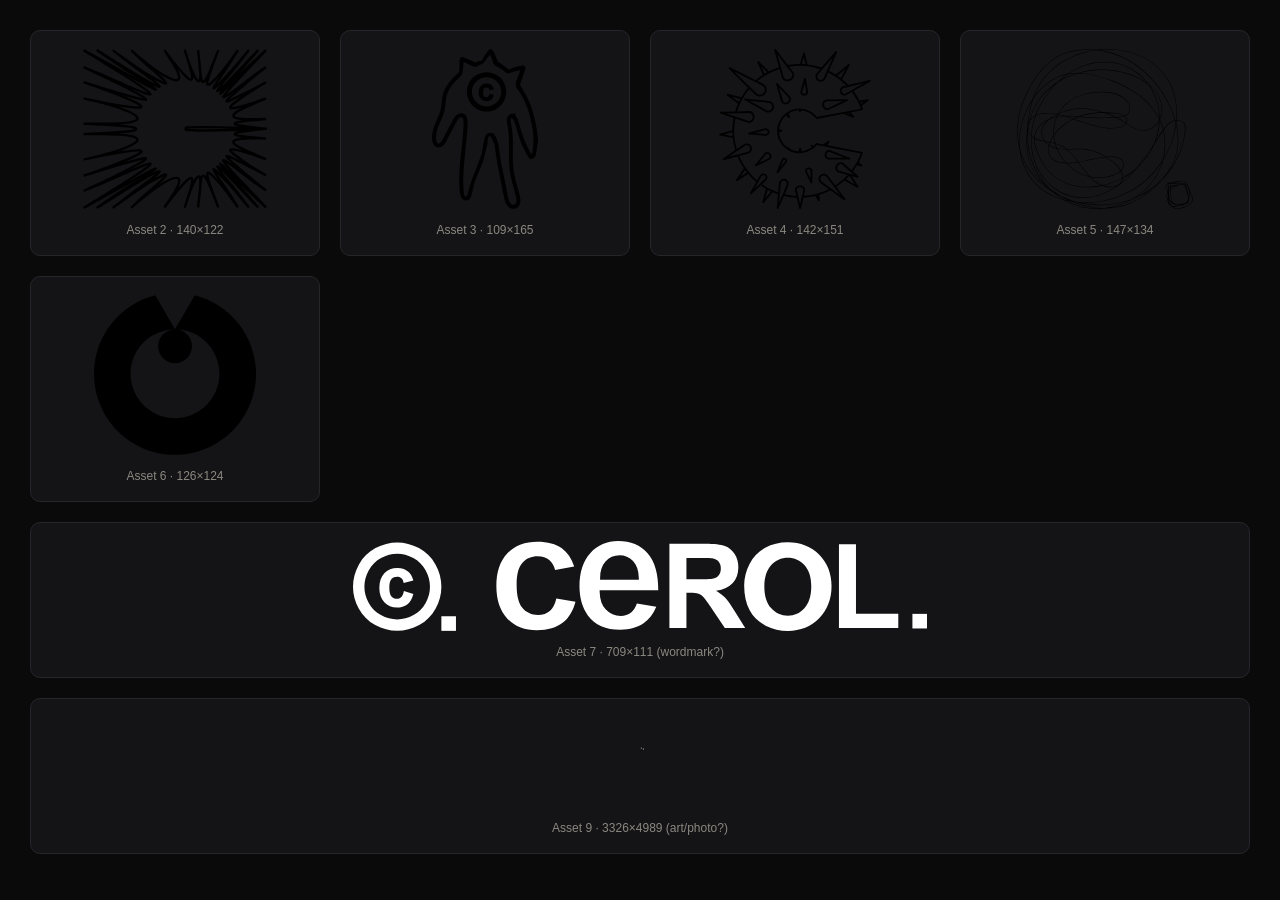
<file: contact.html>
<!doctype html><html><head><meta charset="utf-8"><title>CEROL assets</title>
<style>
body{background:#0a0a0b;margin:0;padding:30px;font-family:sans-serif;color:#f4f2ec}
.grid{display:grid;grid-template-columns:repeat(4,1fr);gap:20px}
figure{margin:0;background:#141416;border:1px solid #26262a;border-radius:10px;padding:18px;text-align:center}
figure img{width:100%;height:160px;object-fit:contain;filter:invert(1)}
figcaption{margin-top:10px;font-size:12px;color:#8a8880}
.wide{grid-column:span 4}
.wide img{height:90px}
</style></head><body>
<div class="grid">
  <figure><img src="assets/cerol/Asset 2.svg"><figcaption>Asset 2 · 140×122</figcaption></figure>
  <figure><img src="assets/cerol/Asset 3.svg"><figcaption>Asset 3 · 109×165</figcaption></figure>
  <figure><img src="assets/cerol/Asset 4.svg"><figcaption>Asset 4 · 142×151</figcaption></figure>
  <figure><img src="assets/cerol/Asset 5.svg"><figcaption>Asset 5 · 147×134</figcaption></figure>
  <figure><img src="assets/cerol/Asset 6.svg"><figcaption>Asset 6 · 126×124</figcaption></figure>
  <figure class="wide"><img src="assets/cerol/Asset 7.svg"><figcaption>Asset 7 · 709×111 (wordmark?)</figcaption></figure>
  <figure class="wide"><img src="assets/cerol/Asset 9.svg"><figcaption>Asset 9 · 3326×4989 (art/photo?)</figcaption></figure>
</div>
</body></html>
</file>
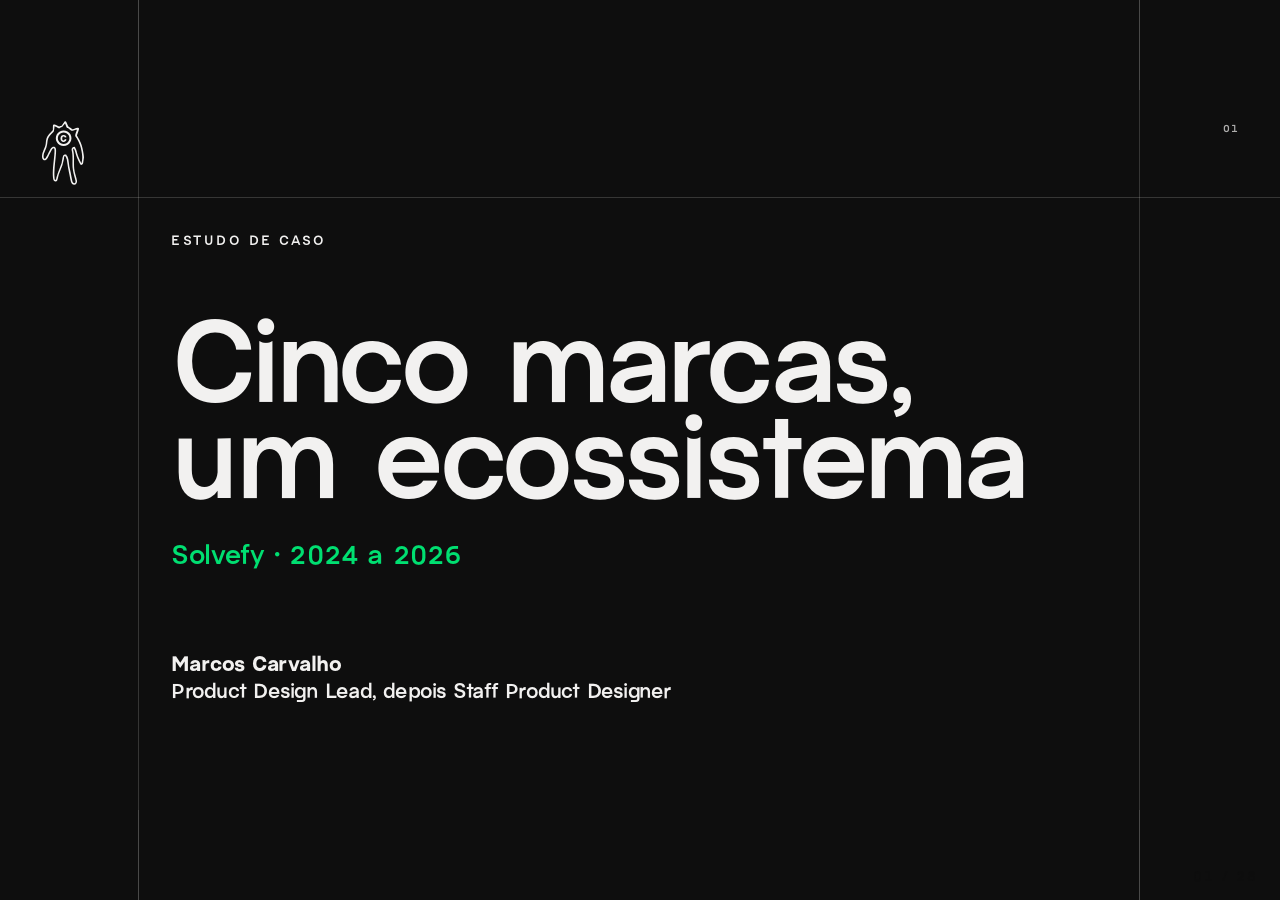
<file: decks/solvefy/pt.html>
<!doctype html>
<html lang="pt-BR">
<head>
<meta charset="utf-8">
<meta name="viewport" content="width=device-width,initial-scale=1">
<title>Solvefy · Marcos Carvalho</title>
<link rel="stylesheet" href="deck.css">
</head>
<body>
<div id="bleed"></div>
<div id="mark"></div>
<div id="progress"></div>
<div id="counter"></div>
<div id="stage">

<!-- ══════ 01 · COVER ══════ -->
<section class="slide dark">
  <div class="grid"><i class="vl v1"></i><i class="hl"></i><i class="vl v3"></i></div>
  <div class="mark"></div>
  <div class="body tov3">
    <div class="pane" style="left:0;top:0;right:0">
      <div class="kick">Estudo de caso</div>
      <h1 class="huge" style="margin-top:90px;font-size:164px">Cinco marcas,<br>um ecossistema</h1>
      <p class="lead" style="margin-top:54px;color:var(--green-ink)">Solvefy · 2024 a 2026</p>
    </div>
    <div class="pane" style="left:0;bottom:110px;right:0">
      <p class="sm" style="opacity:1;font-size:29px"><b>Marcos Carvalho</b><br>Product Design Lead, depois Staff Product Designer</p>
    </div>
  </div>
  <div class="pnum">01</div>
</section>

<!-- ══════ 02 · THE SHORT VERSION ══════ -->
<section class="slide green">
  <div class="grid"><i class="vl v1"></i><i class="hl"></i><i class="vl v2"></i></div>
  <div class="mark"></div>
  <div class="body">
    <div class="pane" style="left:0;top:0;width:857px;height:100%">
      <div class="kick">A versão curta</div>
      <h2 style="margin-top:32px;font-size:76px">Liderei e conduzi<br>a transformação</h2>
      <p class="sm" style="margin-top:44px;max-width:38ch">Tudo o que vem a seguir nasceu de ouvir primeiro. O redesign foi a consequência, não o briefing.</p>
    </div>
    <div class="cells right">
      <div class="cell"><span class="no">01</span><span class="txt">Liderei o time<span>Sete pessoas: product designers, UX writers e diretores de arte, com growth puxando na mesma direção</span></span></div>
      <div class="cell"><span class="no">02</span><span class="txt">Conduzi a pesquisa pessoalmente<span>Entrevistas com clientes e stakeholders, análise de mercado. Sem delegar, sem ler relatório pronto</span></span></div>
      <div class="cell"><span class="no">03</span><span class="txt">Ela revelou três problemas<span>Fluxos que quebravam no meio, um churn enfim com nome e uma marca que nenhum cliente entendia</span></span></div>
      <div class="cell fill"><span class="no">04</span><span class="txt">Isso guiou tudo o que veio depois<span>O redesign de marca, fluxos e sistema, e a cultura que reconstruímos para que tudo se sustentasse</span></span></div>
    </div>
  </div>
  <div class="pnum">02</div>
</section>

<!-- ══════ 05 · WHAT SOLVEFY IS ══════ -->
<section class="slide">
  <div class="grid"><i class="vl v1"></i><i class="hl"></i><i class="vl v2"></i></div>
  <div class="mark"></div>
  <div class="body">
    <div class="pane" style="left:0;top:0;width:857px;height:100%">
      <div class="kick">A empresa</div>
      <h2 class="md" style="margin-top:26px;font-size:76px">Um ecossistema<br>de martech,<br>nascido em telecom</h2>
      <p class="sm" style="margin-top:36px;max-width:38ch">A Solvefy vende para times de comunicação: disparo de campanhas, CPaaS, dados de clientes e orquestração de IA. Não começou assim.</p>
    </div>
    <div class="cells right">
      <div class="cell"><span class="no">01</span><span class="txt">Começou como telecom, em 2006<span>Infraestrutura de voz e mensageria para empresas brasileiras, sob o nome Brasilfone</span></span></div>
      <div class="cell"><span class="no">02</span><span class="txt">Virou CPaaS<span>A infraestrutura virou uma API, e a mensageria virou um produto sobre o qual outras empresas constroem</span></span></div>
      <div class="cell"><span class="no">03</span><span class="txt">Depois, martech<span>Disparo de campanhas, dados de clientes e orquestração de IA, sobre vinte anos de entrega</span></span></div>
      <div class="cell"><span class="no">04</span><span class="txt">Cada demanda virou uma marca<span>E é exatamente aí que começa o problema deste case</span></span></div>
    </div>
  </div>
  <div class="pnum">03</div>
</section>

<!-- ══════ 06 · CONTEXT ══════ -->
<section class="slide">
  <div class="grid"><i class="vl v1"></i><i class="hl"></i></div>
  <div class="mark"></div>
  <div class="tophead"><h2 class="md" style="font-size:58px">Duas décadas de empresa, cinco marcas</h2></div>
  <div class="body">
    <div class="pane" style="left:0;top:0;right:0;height:var(--r1);padding:var(--pad) var(--pad) 0;display:flex;align-items:flex-start;gap:64px">
      <div><div style="font-size:66px;font-weight:300;line-height:.92;color:var(--green-ink)">20k<span style="font-size:32px">+</span></div><div style="font-size:20px;opacity:.75;margin-top:8px;max-width:13ch">empresas atendidas</div></div>
      <div><div style="font-size:66px;font-weight:300;line-height:.92;color:var(--green-ink)">57<span style="font-size:32px"> bi</span></div><div style="font-size:20px;opacity:.75;margin-top:8px;max-width:13ch">mensagens entregues</div></div>
      <div><div style="font-size:66px;font-weight:300;line-height:.92;color:var(--green-ink)">4</div><div style="font-size:20px;opacity:.75;margin-top:8px;max-width:15ch">produtos no portfólio</div></div>
    </div>
  </div>
  <div class="fig contain" style="left:var(--v1);top:calc(var(--h1) + var(--r1));right:0;bottom:18px;background:var(--off)">
    <img src="img/timeline.webp" alt="" style="object-fit:contain;object-position:right center"></div>
    <div class="pnum">04</div>
</section>

<!-- ══════ 07 · MY ROLE ══════ -->
<section class="slide">
  <div class="grid"><i class="vl v1"></i><i class="hl"></i><i class="vl v2"></i></div>
  <div class="mark"></div>
  <div class="body">
    <div class="pane" style="left:0;top:0;width:857px;height:100%">
      <div class="kick">Responsabilidades</div>
      <h2 style="margin-top:32px">Meu papel,<br>em cada etapa</h2>
      <ul class="topics" style="max-width:40ch">
        <li>Liderei um time de <b>7</b>: product designers, UX writers e diretores de arte</li>
        <li>Reportava ao <b>CPO</b></li>
      </ul>
    </div>
    <div class="cells right">
      <div class="cell"><span class="no">01</span><span class="txt">Pesquisa e discovery<span><b>Eu conduzi.</b> Entrevistas, síntese e o conjunto de métricas, com CS, Vendas e produto</span></span></div>
      <div class="cell"><span class="no">02</span><span class="txt">Marca e narrativa<span><b>Eu liderei.</b> Dirigi os designers, os redatores e a direção de arte</span></span></div>
      <div class="cell"><span class="no">03</span><span class="txt">Fluxos e arquitetura de informação<span><b>Eu fui o dono.</b> Mão na massa em quatro produtos, perto de engenharia e operações</span></span></div>
      <div class="cell"><span class="no">04</span><span class="txt">Design system<span><b>Eu estruturei.</b> Arquitetura de tokens e regras multimarca, construída com o front end</span></span></div>
      <div class="cell fill"><span class="no">05</span><span class="txt">Entrega, QA e rollout<span><b>Eu dirigi.</b> Squads ágeis, além de playbooks de vendas e dois eventos ao vivo</span></span></div>
    </div>
  </div>
  <div class="pnum">05</div>
</section>

<!-- ══════ 08 · THE PROBLEM ══════ -->
<section class="slide solid">
  <div class="grid"><i class="vl v1"></i><i class="hl"></i><i class="vl v3"></i></div>
  <div class="mark"></div>
  <div class="body tov3">
    <div class="pane" style="left:0;top:0;right:0">
      <h2 class="bold" style="font-size:90px;margin-top:20px">Cinco marcas.<br><span class="hi">Um cliente confuso.</span></h2>
      <p class="lead" style="margin-top:76px;max-width:44ch">A Solvefy saiu da <span class="hi dim">Ativos Capital</span> com cinco marcas que se sobrepunham. Um cliente que precisava de dois produtos nossos recebia duas interfaces, dois tons de voz e dois caminhos de suporte, para um único trabalho.</p>
    </div>
    <!-- What the five brands were actually selling. Named on the slide so the
         overlap is concrete: the room can see two of these answering one job. -->
    <div class="pane" style="left:0;bottom:0;right:0;height:calc(var(--r1) + 50px);border-top:1px solid var(--rule)">
      <div class="kick">Os produtos na época</div>
      <div class="prods">
        <span class="chip md">CDP</span>
        <span class="chip md">CPaaS</span>
        <span class="chip md">API</span>
        <span class="chip md">Cloud</span>
        <span class="chip md">Comunicação self service</span>
      </div>
    </div>
  </div>
  <div class="pnum">06</div>
</section>

<section class="slide">
  <div class="grid"><i class="vl v1"></i><i class="hl"></i></div>
  <div class="mark"></div>
  <div class="body">
    <div class="pane" style="left:0;top:0;right:0;height:120px">
      <div class="kick">A sobreposição, em público</div>
    </div>
  </div>

  <div class="fig" style="left:257px;top:320px;width:554px;height:310px"><img src="img/brand-cdp.webp" alt=""></div>
  <div class="fig" style="left:811px;top:320px;width:554px;height:316px"><img src="img/brand-disparo.webp" alt=""></div>
  <div class="fig" style="left:1365px;top:320px;width:555px;height:277px"><img src="img/brand-fone.webp" alt=""></div>

  <div class="caps" style="left:257px;top:682px;width:554px">
    <div class="kick">easyCDP</div>
    <ul><li><span class="hi dim">SMS</span></li><li><span class="hi dim">WhatsApp</span></li><li>Email</li></ul>
  </div>
  <div class="caps" style="left:811px;top:682px;width:554px">
    <div class="kick">Disparo Pro</div>
    <ul><li>Marketing no <span class="hi dim">WhatsApp</span></li><li>RCS</li><li><span class="hi dim">SMS</span></li><li><span class="hi dim">Voz</span></li><li>Gestão de grupos</li></ul>
  </div>
  <div class="caps" style="left:1365px;top:682px;width:555px">
    <div class="kick">Brasilfone</div>
    <ul><li>Chamadas de <span class="hi dim">voz</span></li><li><span class="hi dim">SMS</span> em massa</li><li><span class="hi dim">SMS</span> white label</li><li>Flash call</li></ul>
  </div>
  <div class="pnum">07</div>
</section>

<!-- ══════ 09 · WHAT IT COST ══════ -->
<section class="slide">
  <div class="grid"><i class="vl v1"></i><i class="hl"></i><i class="vl v2"></i></div>
  <div class="mark"></div>
  <div class="body">
    <div class="pane" style="left:0;top:0;width:857px;height:100%">
      <div class="kick">Negócio e usuário</div>
      <h2 style="margin-top:32px">O que a<br><span class="hi">sobreposição</span><br>custou</h2>
      <p class="sm" style="margin-top:46px;max-width:38ch">Duas listas, uma causa raiz. Mantive as duas lado a lado o projeto inteiro, para nenhuma decisão otimizar uma contra a outra.</p>
    </div>
    <div class="cells right stack">
      <div class="cell"><span class="no">negócio</span><span class="txt">Churn que enfim ganhou nome<span>Clientes saíam porque nunca entenderam o que já tinham</span></span></div>
      <div class="cell"><span class="no">negócio</span><span class="txt">O cross sell travou<span>Vender um segundo produto era vender uma segunda empresa</span></span></div>
      <div class="cell"><span class="no">negócio</span><span class="txt">Custo de suporte vezes cinco<span>Cinco superfícies, cinco tipos de dúvida, um só time</span></span></div>
      <div class="cell"><span class="no">usuário</span><span class="txt">Aprender a ferramenta duas vezes<span>O mesmo trabalho, navegação diferente, palavras diferentes</span></span></div>
      <div class="cell fill"><span class="no">usuário</span><span class="txt">Fluxos longos e nenhum white label<span>Ninguém montava a campanha de uma vez, e a revenda travava</span></span></div>
    </div>
  </div>
  <div class="pnum">08</div>
</section>

<!-- ══════ 10 · DISCOVERY ══════ -->
<section class="slide">
  <div class="grid"><i class="vl v1"></i><i class="hl"></i><i class="vl v2"></i></div>
  <div class="mark"></div>
  <div class="body">
    <div class="pane" style="left:0;top:0;width:857px;height:100%;display:flex;flex-direction:column">
      <div class="kick">Discovery</div>
      <h2 class="md" style="margin-top:22px;font-size:76px">Como<br>ouvimos</h2>
      <p class="sm" style="margin-top:32px;max-width:38ch">O briefing pedia rebrand. Recusei começar pelo logo, então o primeiro mês foi dos clientes, não das cores.</p>
      <p class="sm" style="margin-top:26px;max-width:38ch"><b>Definimos as métricas que íamos acompanhar antes de desenhar qualquer coisa.</b></p>
      <div class="switch" data-controls="research" style="margin-top:auto;align-self:flex-start">
        <button data-state="before" aria-pressed="true">Qualitativa</button>
        <button data-state="after" aria-pressed="false">Quantitativa</button>
      </div>
    </div>

    <div class="flowbox" id="research" style="position:absolute;left:857px;top:0;right:0;bottom:0">
      <div class="flow" data-state="before" style="padding:var(--pad)">
        <div class="kick">Com quem falamos</div>
        <div class="sample" style="margin-top:30px">
          <div class="grp"><div class="dots"><i class="dot"></i><i class="dot"></i><i class="dot"></i></div><div class="lbl">Segmento 1</div></div>
          <div class="grp"><div class="dots"><i class="dot"></i><i class="dot"></i><i class="dot"></i></div><div class="lbl">Segmento 2</div></div>
          <div class="grp"><div class="dots"><i class="dot"></i><i class="dot"></i></div><div class="lbl">Segmento 3</div></div>
        </div>
        <ul class="topics" style="margin-top:44px;max-width:44ch">
          <li><b>8</b> entrevistas com nossas maiores contas, em <b>3 segmentos</b></li>
          <li>Entrevistas com stakeholders: fundadores e liderança comercial</li>
          <li>Sessões ao lado de CS e Vendas enquanto atendiam contas reais</li>
        </ul>
      </div>

      <div class="flow" data-state="after" style="padding:var(--pad)">
        <div class="npsscale" style="margin-top:0">
          <div class="npsbar" style="margin-top:66px">
            <i></i><i></i><i></i><i></i><i></i><i></i><i></i><i></i><i></i><i></i>
            <div class="mark60" style="left:80%"><div class="flag">NPS 60</div></div>
          </div>
          <div class="npsends"><span>−100</span><span>0</span><span>+100</span></div>
          <div class="npszones"><span>Precisa melhorar</span><span>Bom</span><span style="text-align:right">Excelente</span></div>
        </div>
        <ul class="topics" style="margin-top:44px;max-width:44ch">
          <li>Análise de mercado e concorrência no cenário de martech e CPaaS</li>
          <li><b>Dois anos</b> de tickets de CS, lidos em busca de padrões</li>
          <li>Um NPS de partida de <b>60</b>, já na faixa de excelência</li>
        </ul>
      </div>
    </div>
  </div>
  <div class="pnum">09</div>
</section>

<!-- ══════ 11 · WHAT WE HEARD ══════ -->
<section class="slide">
  <div class="grid"><i class="vl v1"></i><i class="hl"></i></div>
  <div class="mark"></div>
  <div class="tophead"><h2 class="bold" style="font-size:84px">O que ouvimos</h2></div>
  <div class="body">
    <div class="hand">
      <article class="qcard">
        <div class="qhead"><span class="seg"><svg class="segfig" viewBox="0 0 24 24" aria-hidden="true"><circle cx="12" cy="8.1" r="3.85"/><path d="M4.3 20.5c0-4.25 3.45-6.5 7.7-6.5s7.7 2.25 7.7 6.5z"/></svg></span><span class="segname">Segmento 1</span></div>
        <p class="quote">“Eu começo a campanha e termino amanhã.”</p>
        <p class="qwhy">Os fluxos eram longos e quebravam no meio, então o trabalho era abandonado e recomeçado</p>
      </article>
      <article class="qcard">
        <div class="qhead"><span class="seg"><svg class="segfig" viewBox="0 0 24 24" aria-hidden="true"><circle cx="12" cy="8.1" r="3.85"/><path d="M4.3 20.5c0-4.25 3.45-6.5 7.7-6.5s7.7 2.25 7.7 6.5z"/></svg></span><span class="segname">Segmento 2</span></div>
        <p class="quote">“Quando dá problema, não sei a quem perguntar.”</p>
        <p class="qwhy">O suporte era mais fraco justamente onde o fluxo era mais difícil</p>
      </article>
      <article class="qcard">
        <div class="qhead"><span class="seg"><svg class="segfig" viewBox="0 0 24 24" aria-hidden="true"><circle cx="12" cy="8.1" r="3.85"/><path d="M4.3 20.5c0-4.25 3.45-6.5 7.7-6.5s7.7 2.25 7.7 6.5z"/></svg></span><span class="segname">Segmento 2</span></div>
        <p class="quote">“Não consigo colocar meu cliente na frente disso.”</p>
        <p class="qwhy">Agências e revendas precisavam de white label, e o produto não oferecia</p>
      </article>
      <article class="qcard">
        <div class="qhead"><span class="seg"><svg class="segfig" viewBox="0 0 24 24" aria-hidden="true"><circle cx="12" cy="8.1" r="3.85"/><path d="M4.3 20.5c0-4.25 3.45-6.5 7.7-6.5s7.7 2.25 7.7 6.5z"/></svg></span><span class="segname">Segmento 3</span></div>
        <p class="quote">“É a mesma empresa?”</p>
        <p class="qwhy">As cinco marcas pareciam cinco fornecedores, até para clientes que pagavam pelas cinco</p>
      </article>
    </div>
  </div>
  <div class="pnum">10</div>
</section>

<!-- ══════ 12 · THE REFRAME ══════ -->
<section class="slide">
  <div class="grid"><i class="vl v1"></i><i class="hl"></i><i class="vl v3"></i></div>
  <div class="mark"></div>
  <div class="body tov3">
    <div class="pane" style="left:0;top:0;right:0;height:var(--r3)">
      <div class="kick">A virada</div>
      <h2 style="margin-top:32px">O problema<br><span class="hi">nunca foi o logo</span></h2>
    </div>
    <div class="block" style="left:0;top:var(--r3);right:0;bottom:0;display:flex;align-items:center">
      <div style="padding:0 50px">
        <p class="lead" style="max-width:42ch"><b>Em outras palavras:</b> os clientes não viviam cinco marcas. Viviam cinco produtos que se recusavam a funcionar como um só. Arrumar a superfície sem resolver isso seria só uma demão de tinta.</p>
      </div>
    </div>
  </div>
  <div class="pnum">11</div>
</section>

<!-- ══════ 13 · PRIORITISATION ══════ -->
<section class="slide">
  <div class="grid"><i class="vl v1"></i><i class="hl"></i><i class="vl v2"></i></div>
  <div class="mark"></div>
  <div class="body">
    <div class="pane" style="left:0;top:0;width:857px;height:100%">
      <div class="kick">Priorização</div>
      <h2 style="margin-top:32px">Cinco meses,<br><span class="hi">duas frentes</span></h2>
      <p class="sm" style="margin-top:46px;max-width:38ch">O branding começou em meados de dezembro e foi lançado em <b>16 de maio</b>. O design system e a reconstrução do produto não esperaram por ele: correram junto o tempo todo. Uma regra decidia o que vinha primeiro: o que destravasse outro time.</p>
    </div>
    <div class="cells right stack">
      <div class="cell"><span class="no">sistema</span><span class="txt">Fundações do design system<br>e cirurgia de fluxos<span><b>Em paralelo, desde o primeiro dia.</b> Arquitetura de tokens, regras multimarca, os dois piores fluxos reconstruídos</span></span></div>
      <div class="cell"><span class="no">marca</span><span class="txt">Uma marca, uma narrativa,<br>um passo a passo<span><b>De meados de dezembro a 16 de maio.</b> Sistema de marca, narrativa de produto, playbooks de vendas, dois eventos ao vivo</span></span></div>
      <div class="cell fill"><span class="no">depois</span><span class="txt">White label e<br>o shell unificado<span><b>Ficou fora dos cinco meses.</b> Revendas, agências e um shell único para todos os produtos</span></span></div>
    </div>
  </div>
  <div class="pnum">12</div>
</section>

<!-- ══════ 14 · FOUR MOVES ══════ -->
<section class="slide solid">
  <div class="grid"><i class="vl v1"></i><i class="hl"></i></div>
  <div class="mark"></div>
  <div class="tophead"><h2 class="bold" style="font-size:84px">Quatro movimentos</h2></div>
  <div class="body">
    <div class="cells">
      <div class="cell"><span class="no">I</span><span class="txt">Uma marca, para o ecossistema ser legível de fora</span></div>
      <div class="cell"><span class="no">II</span><span class="txt">Um design system, como base única de todos os produtos</span></div>
      <div class="cell"><span class="no">III</span><span class="txt">Fluxos reconstruídos em torno do trabalho, não do organograma</span></div>
      <div class="cell"><span class="no">IV</span><span class="txt">Um passo a passo e uma narrativa que qualquer um repete</span></div>
    </div>
  </div>
  <div class="pnum top">13</div>
</section>

<!-- ══════ 15 · MOVE I — ONE BRAND ══════ -->
<section class="slide">
  <div class="grid"><i class="vl v1"></i><i class="hl"></i><i class="vl v2"></i></div>
  <div class="mark"></div>
  <div class="body" style="right:calc(100% - var(--v2))">
    <div class="pane" style="left:0;top:0;right:0;height:100%">
      <div class="kick">Movimento I</div>
      <h3 style="margin-top:30px">Uma marca, uma promessa</h3>
      <ul class="topics" style="margin-top:40px;max-width:52ch">
        <li>Cinco identidades fundidas em <b>um sistema</b></li>
        <li>Um único símbolo, e uma frase que a empresa inteira podia dizer em voz alta</li>
        <li>Uma linguagem visual que funciona num outdoor e num botão</li>
        <li>Lançada com playbooks de vendas e dois eventos ao vivo, para o time comercial contar a mesma história que o produto</li>
      </ul>
    </div>
  </div>
  <div class="fig" style="left:1064px;top:var(--h1);right:0;height:460px">
    <img src="img/solv-1-02.webp" alt=""></div>
  <div class="fig" style="left:1064px;top:calc(var(--h1) + 460px);width:428px;bottom:0"><img src="img/solv-1-09.webp" alt=""></div>
  <div class="fig" style="left:1492px;top:calc(var(--h1) + 460px);right:0;bottom:0"><img src="img/solv-1-10.webp" alt=""></div>
  <div class="pnum top">14</div>
</section>

<!-- ══════ 16 · THE LOCKUP SYSTEM ══════ -->
<section class="slide">
  <div class="grid"><i class="vl v1"></i><i class="hl"></i><i class="vl v2"></i></div>
  <div class="mark"></div>
  <div class="body">
    <div class="pane" style="left:0;top:0;width:857px;height:100%">
      <div class="kick">Movimento I, continuação</div>
      <h2 class="md" style="margin-top:26px;font-size:76px">Um símbolo,<br>dez assinaturas</h2>
      <ul class="topics" style="margin-top:40px;max-width:52ch">
        <li>Cada produto mantém o próprio nome e a própria cor</li>
        <li>Todos são construídos do mesmo jeito: <b>a marca mãe, uma barra, o produto</b></li>
        <li>Quem aprende um aprende todos</li>
        <li>O hub é onde isso se paga: todos os produtos num só lugar, cada um reconhecível sozinho e claramente da mesma empresa</li>
      </ul>
    </div>
  </div>
  <div class="fig" style="left:1064px;top:var(--h1);right:0;bottom:0">
    <img src="img/product-hub.webp" alt="" style="object-position:center top"></div>
  <div class="pnum top">15</div>
</section>

<section class="slide">
  <div class="grid"><i class="vl v1"></i><i class="hl"></i></div>
  <div class="mark"></div>
  <div class="tophead"><h2 class="bold" style="font-size:108px">O lançamento</h2></div>
  <div class="body">
    <div class="pane" style="left:0;top:0;width:1064px;height:402px;padding-top:var(--pad)">
      <p class="sm" style="max-width:52ch;font-size:30px"><b>16 de maio.</b> Uma marca e uma história, ditas em voz alta para a empresa inteira e para o mercado no mesmo dia.</p>
      <ul class="topics" style="margin-top:34px;max-width:62ch">
        <li><b>Dois eventos ao vivo</b>, não um deck por email</li>
        <li>Os playbooks de vendas saíram com a marca, e o comercial contou a mesma história</li>
      </ul>
    </div>
  </div>
  <div class="fig" style="left:var(--v1);top:563px;width:726px;bottom:0"><img src="img/live-03.webp" alt=""></div>
  <div class="fig" style="left:933px;top:563px;width:987px;bottom:0"><img src="img/live-02.webp" alt=""></div>
  <div class="pnum">16</div>
</section>

<section class="slide">
  <div class="grid"><i class="vl v1"></i><i class="hl"></i><i class="vl v2"></i></div>
  <div class="mark"></div>
  <div class="body">
    <div class="pane" style="left:0;top:0;width:857px;height:100%;display:flex;flex-direction:column">
      <div class="kick">Movimento II</div>
      <h2 class="md" style="margin-top:26px;font-size:60px">Um sistema por baixo,<br>dez marcas por cima</h2>
      <ul class="topics" style="margin-top:38px;max-width:52ch">
        <li>Os componentes leem <b>tokens semânticos</b>, nunca o nome de uma marca</li>
        <li>Uma classe troca o produto inteiro, então uma marca nova é configuração, não reconstrução</li>
        <li>Cada cor tem um papel em vez de um hex, e o contraste é checado no token</li>
      </ul>
      <div class="dsnums">
        <div><b>10</b><span>submarcas numa só base</span></div>
        <div><b>50<i>→950</i></b><span>escala de tokens</span></div>
        <div><b>1<i> : 1</i></b><span>Figma e Storybook</span></div>
      </div>
    </div>
  </div>
  <div class="fig" style="left:1064px;top:var(--h1);right:0;bottom:0">
    <img src="img/brand-colors.webp" alt="" style="object-position:left top"></div>
  <div class="pnum top">17</div>
</section>


<!-- ══════ 18 · MOVE III — FLOWS ══════ -->
<section class="slide">
  <div class="grid"><i class="vl v1"></i><i class="hl"></i></div>
  <div class="mark"></div>
  <div class="body">
    <div class="pane" style="left:0;top:0;right:0;height:var(--r1)">
      <div class="kick">Movimento III</div>
      <h2 class="md" style="margin-top:18px;font-size:72px">Fluxos refeitos em torno do trabalho</h2>
    </div>

    <div class="pane" style="left:0;top:var(--r1);right:0;bottom:0;border-top:1px solid var(--rule);padding-top:40px;display:flex;flex-direction:column">
      <div class="switch" data-controls="campaign-flow" style="align-self:flex-start">
        <button data-state="before" aria-pressed="true">Antes</button>
        <button data-state="after" aria-pressed="false">Depois</button>
      </div>

      <div class="flowbox" id="campaign-flow" style="flex:1;margin-top:56px">
        <div class="flow" data-state="before">
          <div class="flowrow" style="gap:14px">
            <span class="chip md">Público</span><span class="arw" style="font-size:26px">→</span>
            <span class="chip md">Canal</span><span class="arw" style="font-size:26px">→</span>
            <span class="chip md">Template</span><span class="arw" style="font-size:26px">→</span>
            <span class="chip md dash">Aprovação</span><span class="arw" style="font-size:26px">→</span>
            <span class="chip md">Agenda</span><span class="arw" style="font-size:26px">→</span>
            <span class="chip md dash">Cobrança</span><span class="arw" style="font-size:26px">→</span>
            <span class="chip md">Envio</span>
          </div>
          <ul class="topics note" style="margin-top:58px;max-width:72ch">
            <li>Uma tela para cada time dono de um campo</li>
            <li><b>Aprovação e cobrança ficavam no caminho</b>, e nenhuma das duas era da pessoa que fazia o trabalho</li>
            <li>Nada era salvo: campanha interrompida recomeçava do zero</li>
          </ul>
        </div>

        <div class="flow" data-state="after">
          <div class="flowrow">
            <span class="chip lg">Quem e o quê</span><span class="arw" style="font-size:40px">→</span>
            <span class="chip lg">Mensagem</span><span class="arw" style="font-size:40px">→</span>
            <span class="chip lg">Revisão</span><span class="arw" style="font-size:40px">→</span>
            <span class="chip lg hot">Enviar</span>
          </div>
          <ul class="topics note" style="margin-top:58px;max-width:72ch">
            <li>Uma tela para cada decisão que o cliente de fato toma</li>
            <li><b>Aprovação e cobrança na Revisão</b>, fora do caminho crítico</li>
            <li>Progresso salvo, e ajuda onde as pessoas paravam</li>
          </ul>
        </div>
      </div>
    </div>
  </div>
  <div class="pnum">18</div>
</section>

<!-- ══════ 19 · MOVE IV — THE UI ══════ -->
<section class="slide">
  <div class="grid"><i class="vl v1"></i><i class="hl"></i><i class="vl v2"></i></div>
  <div class="mark"></div>
  <div class="body" style="right:calc(100% - var(--v2))">
    <div class="pane" style="left:0;top:0;right:0;height:100%">
      <div class="kick">Movimento IV</div>
      <h3 style="margin-top:30px">O passo a passo</h3>
      <p class="sm" style="margin-top:44px;max-width:46ch;font-size:27px">Telas B2B densas, em que a densidade é o objetivo. Toda superfície roda no sistema compartilhado: mesma escala de espaçamento, mesmos estados, mesma palavra para a mesma ação.</p>
      <p class="sm" style="margin-top:32px;max-width:46ch;font-size:27px;opacity:.78">As regras de texto vieram junto com os componentes. Imperativo nas ações, concreto antes de abstrato, maiúscula só no início da frase.</p>
    </div>
  </div>
  <div class="fig" style="left:1064px;top:var(--h1);width:428px;bottom:0"><img src="img/solv-5-04.webp" alt="" style="object-position:left top"></div>
  <div class="fig" style="left:1492px;top:var(--h1);right:0;height:460px"><img src="img/solv-5-01.webp" alt="" style="object-position:left top"></div>
  <div class="fig" style="left:1492px;top:calc(var(--h1) + 460px);right:0;bottom:0"><img src="img/solv-5-03.webp" alt="" style="object-position:left top"></div>
  <div class="pnum top">19</div>
</section>

<!-- ══════ 20 · AI IN THE PRODUCT ══════ -->
<section class="slide">
  <div class="grid"><i class="vl v1"></i><i class="hl"></i><i class="vl v2"></i></div>
  <div class="mark"></div>
  <div class="body">
    <div class="pane" style="left:0;top:0;width:857px;height:100%">
      <div class="kick">E enquanto isso</div>
      <h2 class="md" style="margin-top:26px">IA no<br>produto, não<br>no slide</h2>
      <p class="sm" style="margin-top:34px;max-width:38ch">Rodei meu próprio processo com Claude Code, MCPs e agentes customizados. Em paralelo, a empresa lançou o Agents, seu produto de orquestração de IA, sobre o mesmo sistema de todas as outras superfícies.</p>
      <p class="sm" style="margin-top:28px;max-width:38ch;opacity:.78">A diferença que importa: IA como algo com que o time constrói todo dia, não uma linha num deck.</p>
    </div>
  </div>
  <div class="fig contain" style="left:1064px;top:var(--h1);right:0;height:411px;background:#fff">
    <img src="img/ds-agents.webp" alt=""></div>
  <div class="cap" style="left:1064px;top:calc(var(--h1) + 415px)">Console do Agents · agentes ativos, modelo, produto, última execução</div>
  <div class="fig contain" style="left:1064px;top:calc(var(--h1) + 451px);right:0;height:391px;background:#fff">
    <img src="img/ds-table.webp" alt=""></div>
  <div class="cap" style="left:1064px;bottom:6px">Tabela de campanhas · mesmos componentes, outra submarca</div>
  <div class="pnum top">20</div>
</section>

<section class="slide">
  <div class="grid"><i class="vl v1"></i><i class="hl"></i></div>
  <div class="mark"></div>
  <div class="tophead"><h2 class="bold" style="font-size:84px">O que mudou</h2></div>
  <div class="body">
    <div class="pane" style="left:0;top:0;right:0;height:var(--r1);padding-top:var(--pad)">
      <p class="sm" style="max-width:50ch;font-size:30px">Medido contra a linha de base que definimos antes de o design começar. Quatro números, e uma mudança que não tem número.</p>
    </div>
  </div>
  <div class="pnum">21</div>
</section>

<!-- ══════ RESULTS · beat 01 ══════ -->
<section class="slide green">
  <div class="grid"><i class="vl v1"></i><i class="hl"></i></div>
  <div class="mark"></div>
  <div class="body">
    <div class="pane bigpane" style="left:0;top:0;right:0;bottom:0">
      <div class="kick">Resultados · 01 de 05</div>
      <div class="bigstat"><span class="was">60</span><span class="to">→</span><span class="now">90</span></div>
      <div class="biglab">NPS, antes e depois<br>da reconstrução do portfólio</div>
      <div class="bigwhy">O ponto de partida de 60 já estava na faixa de excelência, o que tornava o número difícil de mover.</div>
    </div>
  </div>
  <div class="pnum">22</div>
</section>

<!-- ══════ RESULTS · beat 02 ══════ -->
<section class="slide green">
  <div class="grid"><i class="vl v1"></i><i class="hl"></i></div>
  <div class="mark"></div>
  <div class="body">
    <div class="pane bigpane" style="left:0;top:0;right:0;bottom:0">
      <div class="kick">Resultados · 02 de 05</div>
      <div class="bigstat"><span class="now">70</span><span class="unit">%</span></div>
      <div class="biglab">Mais rápido para disparar uma campanha</div>
      <div class="bigwhy">Sete etapas viraram quatro, e aprovação e cobrança saíram do caminho crítico.</div>
    </div>
  </div>
  <div class="pnum">23</div>
</section>

<!-- ══════ RESULTS · beat 03 ══════ -->
<section class="slide green">
  <div class="grid"><i class="vl v1"></i><i class="hl"></i></div>
  <div class="mark"></div>
  <div class="body">
    <div class="pane bigpane" style="left:0;top:0;right:0;bottom:0">
      <div class="kick">Resultados · 03 de 05</div>
      <div class="bigstat"><span class="was">5</span><span class="to">→</span><span class="now">1</span></div>
      <div class="biglab">Marcas consolidadas<br>num só ecossistema</div>
      <div class="bigwhy">Cinco identidades, dois tons de voz e dois caminhos de suporte, para um único trabalho.</div>
    </div>
  </div>
  <div class="pnum">24</div>
</section>

<!-- ══════ RESULTS · beat 04 ══════ -->
<section class="slide green">
  <div class="grid"><i class="vl v1"></i><i class="hl"></i></div>
  <div class="mark"></div>
  <div class="body">
    <div class="pane bigpane" style="left:0;top:0;right:0;bottom:0">
      <div class="kick">Resultados · 04 de 05</div>
      <div class="bigstat"><span class="now">10</span></div>
      <div class="biglab">Submarcas rodando<br>num só sistema</div>
      <div class="bigwhy">Os componentes leem tokens semânticos, então uma marca nova é configuração, e não reconstrução.</div>
    </div>
  </div>
  <div class="pnum">25</div>
</section>

<section class="slide green">
  <div class="grid"><i class="vl v1"></i><i class="hl"></i></div>
  <div class="mark"></div>
  <div class="body">
    <div class="pane bigpane" style="left:0;top:0;right:0;bottom:0">
      <div class="kick">Resultados · 05 de 05</div>
      <div class="bigstat words">
        <span class="was">Uma telecom que fazia<br>alguns produtos</span>
        <span class="to">↓</span>
        <span class="now">Uma empresa de produto<br>que cria soluções</span>
      </div>
      <div class="bigwhy">O design deixou de ser um serviço no fim da fila. A pesquisa definiu o briefing, o design system virou a base de todos os produtos, e o time comercial passou a contar a mesma história que o produto.</div>
    </div>
  </div>
  <div class="pnum">26</div>
</section>

<!-- ══════ 22 · WHAT DID NOT WORK ══════ -->
<section class="slide solid">
  <div class="grid"><i class="vl v1"></i><i class="hl"></i></div>
  <div class="mark"></div>
  <div class="tophead"><h2 class="bold" style="font-size:84px">O que não funcionou</h2></div>
  <div class="body">
    <div class="cells">
      <div class="cell"><span class="no">01</span><span class="txt">Deixei o rebrand ditar o ritmo por tempo demais<span>Dois meses de decisões de produto esperaram uma aprovação de marca de que não precisavam</span></span></div>
      <div class="cell"><span class="no">02</span><span class="txt">A primeira camada de tokens era literal demais<span>Nomeada por marcas em vez de papéis, então a segunda submarca quebrou tudo e reescrevemos a camada semântica</span></span></div>
      <div class="cell"><span class="no">03</span><span class="txt">O white label ficou para depois, e ficou lá<span>Era o pedido mais forte das entrevistas, e o que não consegui priorizar contra o trabalho de receita</span></span></div>
    </div>
  </div>
  <div class="pnum top">27</div>
</section>

<!-- ══════ 23 · LEARNINGS ══════ -->
<section class="slide">
  <div class="grid"><i class="vl v1"></i><i class="hl"></i><i class="vl v2"></i></div>
  <div class="mark"></div>
  <div class="body">
    <div class="pane" style="left:0;top:0;width:857px;height:100%">
      <div class="kick">Aprendizados</div>
      <h2 style="margin-top:32px">O que eu<br>levei comigo</h2>
      <p class="sm" style="margin-top:46px;max-width:38ch">A versão de mim que começou este projeto teria entregado o rebrand que foi pedido. A versão que terminou trata o briefing como hipótese.</p>
    </div>
    <div class="cells right">
      <div class="cell"><span class="no">01</span><span class="txt">Entreviste antes de aceitar o briefing<span>A virada foi o que mais teve alavancagem no projeto, e levou três semanas</span></span></div>
      <div class="cell"><span class="no">02</span><span class="txt">Nomeie tokens por papéis, nunca por marcas<span>Um sistema só é multimarca se nada dentro dele sabe o nome da marca</span></span></div>
      <div class="cell fill"><span class="no">03</span><span class="txt">Entregue a história com o software<span>Playbooks e eventos não eram custo de marketing: foram como o ecossistema virou verdade fora do produto</span></span></div>
    </div>
  </div>
  <div class="pnum">28</div>
</section>

</div>
<script src="deck.js"></script>
</body>
</html>
</file>
<file: decks/solvefy/deck.css>
/* ============================================================
   Portfolio Review deck — grid system reverse engineered from
   the Nubank Design Hiring guide (PD IC).

   Measured off the source PDF at 150dpi:
     vertical rules   ...  10.80%  ·  55.40%  ·  89.00%
     header rule      ...  18.60%
     rows below it    ...  equal divisions of the remainder
   The canvas is a fixed 1920 x 1080 so every value stays in px.
   Horizontal rules are drawn by the content blocks themselves
   (cells, stats, fills) so a row can never fall out of step
   with the rule behind it.
   ============================================================ */

/* Pacaembu is the primary typeface across this portfolio (same as the site).
   It ships 4 weights, so 200 and 300 fall back to the nearest real cut —
   Regular. Jakob stays declared underneath as the fallback family. */
@font-face{font-family:'Pacaembu';src:url('../../fonts/Pacaembu-Regular.otf') format('opentype');font-weight:400;font-display:block}
@font-face{font-family:'Pacaembu';src:url('../../fonts/Pacaembu-Medium.otf') format('opentype');font-weight:500;font-display:block}
@font-face{font-family:'Pacaembu';src:url('../../fonts/Pacaembu-Bold.otf') format('opentype');font-weight:700;font-display:block}
@font-face{font-family:'Pacaembu';src:url('../../fonts/Pacaembu-Black.otf') format('opentype');font-weight:900;font-display:block}
@font-face{font-family:'Jakob';src:url('../../fonts/dTJakob_Th.otf') format('opentype');font-weight:200;font-display:block}
@font-face{font-family:'Jakob';src:url('../../fonts/dTJakob_Lg.otf') format('opentype');font-weight:300;font-display:block}
@font-face{font-family:'Jakob';src:url('../../fonts/dTJakob_Rg.otf') format('opentype');font-weight:400;font-display:block}
@font-face{font-family:'Jakob';src:url('../../fonts/dTJakob_Sb.otf') format('opentype');font-weight:600;font-display:block}
@font-face{font-family:'Jakob';src:url('../../fonts/dTJakob_Bd.otf') format('opentype');font-weight:700;font-display:block}

:root{
  /* Solvefy's own palette, in the Nubank grid.
     The green is a SURFACE colour, never a text colour: #00DF71 on the
     off-white ground is 1.58:1, far under the 4.5:1 floor. Ink on green
     is 10.84:1, which is how the brand itself sets type on it. */
  --green:#00DF71;      /* surface only: 1.58:1 as text, unreadable */
  --green-ink:#00DF71;  /* the brand green, by your call — see NOTES on contrast */
  --ink:#0E0E0E;
  --off:#F2F1F0;
  --rule:rgba(14,14,14,.30);

  --v1:207px;   /* 10.80% */
  --v2:1064px;  /* 55.40% */
  --v3:1709px;  /* 89.00% */
  --h1:161px;   /* header band, 20% shallower than the source deck's 18.60% */
  /* Row unit: the 919px below the header rule divided in fifths. Every
     horizontal division lands on one. */
  --r1:184px; --r2:368px; --r3:551px; --r4:735px;
  --pad:50px;
}

*{margin:0;padding:0;box-sizing:border-box}
html,body{background:#2b2b2b;font-family:'Pacaembu','Jakob',Helvetica,Arial,sans-serif;-webkit-font-smoothing:antialiased}

/* ── Presentation shell ────────────────────────────────────────────────
   One slide owns the viewport, scaled to fit any screen (letterboxed
   rather than cropped, so nothing is ever lost on a projector). Paging
   is driven by deck.js; print unwinds all of it back to 21 pages. */
html,body{height:100%;overflow:hidden}
#stage{position:fixed;inset:0;background:var(--off);--s:1;
  transition:background .34s ease}  /* deck.js syncs this to the active slide */
.slide{position:absolute;left:50%;top:50%;width:1920px;height:1080px;overflow:hidden;
  background:var(--off);color:var(--ink);
  transform:translate(-50%,-50%) scale(var(--s));
  opacity:0;visibility:hidden;pointer-events:none;
  transition:opacity .34s ease, visibility 0s linear .34s}
.slide.is-active{opacity:1;visibility:visible;pointer-events:auto;
  transition:opacity .42s ease, visibility 0s}

/* The grid does not stop at the slide edge: deck.js projects each active
   slide's rules out to the screen edges, so the structure belongs to the
   room, not to a rectangle floating in it. */
#bleed{position:fixed;inset:0;z-index:1;pointer-events:none}
#bleed i{position:absolute;background:var(--rule)}
#bleed i.v{width:1px}
#bleed i.h{height:1px}
/* Every segment carries its own top/bottom/left/right inline: these are the
   parts of each rule that fall outside the slide, so none of them may assume
   a full-screen span. */

/* progress hairline, for the room */
#progress{position:fixed;left:0;top:0;height:3px;background:var(--green);z-index:99;
  width:0;transition:width .5s cubic-bezier(.16,.84,.28,1)}
#counter{position:fixed;right:22px;bottom:16px;z-index:99;font-size:13px;
  letter-spacing:.14em;color:var(--ink);opacity:.34;font-variant-numeric:tabular-nums}

/* ── Entrance motion: content rises in sequence, once per slide ──────── */
@keyframes rise{from{opacity:0;transform:translateY(26px)}to{opacity:1;transform:none}}
@keyframes wash{from{transform:scaleY(0)}to{transform:scaleY(1)}}
.slide.is-active .pane > *,
.slide.is-active .tophead > *,
.slide.is-active .stat,
.slide.is-active .cell,
.slide.is-active .fig{animation:rise .68s cubic-bezier(.16,.84,.28,1) both}
.slide.is-active .pane > :nth-child(1){animation-delay:.06s}
.slide.is-active .pane > :nth-child(2){animation-delay:.13s}
.slide.is-active .pane > :nth-child(3){animation-delay:.20s}
.slide.is-active .pane > :nth-child(4){animation-delay:.27s}
.slide.is-active .pane > :nth-child(5){animation-delay:.34s}
.slide.is-active .cell:nth-child(1){animation-delay:.16s}
.slide.is-active .cell:nth-child(2){animation-delay:.24s}
.slide.is-active .cell:nth-child(3){animation-delay:.32s}
.slide.is-active .cell:nth-child(4){animation-delay:.40s}
.slide.is-active .cell:nth-child(5){animation-delay:.48s}
.slide.is-active .stat:nth-child(1){animation-delay:.20s}
.slide.is-active .stat:nth-child(2){animation-delay:.28s}
.slide.is-active .stat:nth-child(3){animation-delay:.36s}
.slide.is-active .stat:nth-child(4){animation-delay:.44s}
.slide.is-active .fig:nth-of-type(1){animation-delay:.18s}
.slide.is-active .fig:nth-of-type(2){animation-delay:.26s}
.slide.is-active .fig:nth-of-type(3){animation-delay:.34s}
.slide.is-active .fig:nth-of-type(4){animation-delay:.42s}
/* the solid block wipes down instead of rising */
.slide.is-active .block{animation:wash .72s cubic-bezier(.16,.84,.28,1) .14s both;transform-origin:top center}
/* the grid rules draw themselves in */
.slide.is-active .grid i{animation:rise .5s ease both}

/* .solid is now a type-only slide: same ground, the headline does the work */
.slide.solid{background:var(--off);color:var(--ink)}

/* One deliberate exception to the all-white rule: the thesis slide runs on
   brand green. Ink on green is 10.84:1. The hover overrides live further
   down, after the base .cell rules they have to beat. */
.slide.green{background:var(--green);color:var(--ink);--rule:rgba(14,14,14,.34)}

/* The self intro runs dark, so the portrait carries the slide. Off-white on
   ink is 17.11:1; the rules invert to a light hairline. */
.slide.dark{background:var(--ink);color:var(--off);--rule:rgba(242,241,240,.26)}
.slide.dark .mark{color:var(--off)}

/* A compact credential list, for slides where full rows would crowd an image */
/* Topic list: a short rule as the marker, so bullets belong to the same
   system as the grid instead of importing a dot from somewhere else. */
.topics{margin-top:40px;padding:0;list-style:none}
.topics li{position:relative;padding-left:40px;font-weight:400;font-size:27px;
  line-height:1.42;margin-bottom:28px;opacity:.84}
.topics li:last-child{margin-bottom:0}
.topics li::before{content:"";position:absolute;left:0;top:.66em;
  width:22px;height:1px;background:currentColor;opacity:.55}
.topics b{font-weight:600}  /* Pacaembu has no cut between Regular and Bold that reads heavier: Medium is narrower */
/* annotation set: used where a diagram carries the point and the list is a
   footnote to it, not the other way round */
.topics.note li{font-size:23px;line-height:1.44;margin-bottom:20px;opacity:.72}
.topics.note li::before{top:.70em;width:18px}

/* Move II: the three numbers that prove the system. They sit on the foot of
   the column, on a rule, so every Move slide ends on the same line. Green by
   Marcos's call — see the contrast note in NOTES.md. */
.dsnums{display:flex;gap:56px;margin-top:auto;padding-top:36px;border-top:1px solid var(--rule)}
.dsnums b{display:block;font-weight:300;font-size:62px;line-height:.92;
  color:var(--green-ink);letter-spacing:-.02em}
.dsnums b i{font-style:normal;font-size:28px}
.dsnums span{display:block;font-size:19px;font-weight:300;opacity:.75;
  margin-top:10px;max-width:13ch;line-height:1.28}

.creds{margin-top:auto;border-top:1px solid var(--rule)}  /* sits on the foot of the figure beside it */
.creds div{padding:26px 0;border-bottom:1px solid var(--rule)}
.creds div:last-child{border-bottom:0;padding-bottom:0}  /* no trailing rule, and the text lands on the baseline */
.creds b{display:block;font-weight:600;font-size:26px;line-height:1.18}
.creds span{display:block;font-weight:300;font-size:20px;line-height:1.32;opacity:.72;margin-top:6px}

/* ---------- structural rules ---------- */
.grid{position:absolute;inset:0;pointer-events:none;z-index:4}
.grid i{position:absolute;background:var(--rule)}
.grid .vl{top:0;bottom:0;width:1px}
.grid .vl.below{top:var(--h1)}
.grid .hl{left:0;right:0;height:1px;top:var(--h1)}
.v1{left:var(--v1)} .v2{left:var(--v2)} .v3{left:var(--v3)}

/* ---------- chrome ---------- */
/* The CEROL creature, masked so it always takes currentColor — it already
   carries the © on its chest, so it replaces the old ringed © outright.
   viewBox 109.56 x 165.73, so width tracks height at 0.661.

   On screen the mark is pinned to the viewport (#mark, positioned by deck.js)
   so it never re-animates between slides: the mark belongs to the presenter,
   not to the page. The per-slide copies stay for print, one per page. */
.mark, #mark{background:currentColor;
  -webkit-mask:url("data:image/svg+xml,%3C%3Fxml%20version%3D%221.0%22%20encoding%3D%22UTF-8%22%3F%3E%20%3Csvg%20id%3D%22Layer_2%22%20data-name%3D%22Layer%202%22%20xmlns%3D%22http%3A%2F%2Fwww.w3.org%2F2000%2Fsvg%22%20viewBox%3D%220%200%20109.56%20165.73%22%3E%20%3Cdefs%3E%20%3Cstyle%3E%20.cls-1%20%7B%20fill%3A%20currentColor%3B%20%7D%20%3C%2Fstyle%3E%20%3C%2Fdefs%3E%20%3Cg%20id%3D%22Layer_1-2%22%20data-name%3D%22Layer%201%22%3E%20%3Cg%3E%20%3Cpath%20class%3D%22cls-1%22%20d%3D%22M66.47%2C26.55c-3.26-1.76-6.6-2.64-10.03-2.64s-6.77.88-10.03%2C2.64c-3.26%2C1.76-5.81%2C4.27-7.64%2C7.54-1.83%2C3.27-2.74%2C6.68-2.74%2C10.23s.9%2C6.89%2C2.7%2C10.14c1.8%2C3.24%2C4.32%2C5.76%2C7.55%2C7.55%2C3.23%2C1.79%2C6.62%2C2.69%2C10.15%2C2.69s6.91-.9%2C10.15-2.69c3.23-1.79%2C5.75-4.31%2C7.54-7.55%2C1.79-3.24%2C2.69-6.62%2C2.69-10.14s-.91-6.96-2.73-10.23c-1.82-3.27-4.36-5.78-7.62-7.54ZM69.57%2C51.83c-1.33%2C2.4-3.2%2C4.26-5.6%2C5.6-2.4%2C1.34-4.91%2C2.01-7.52%2C2.01s-5.12-.67-7.52-2.01c-2.4-1.34-4.27-3.2-5.61-5.6-1.34-2.4-2.01-4.9-2.01-7.51s.68-5.16%2C2.04-7.58c1.36-2.43%2C3.25-4.29%2C5.66-5.6%2C2.41-1.31%2C4.89-1.96%2C7.44-1.96s5.01.65%2C7.43%2C1.96c2.42%2C1.31%2C4.31%2C3.17%2C5.66%2C5.6%2C1.35%2C2.43%2C2.03%2C4.95%2C2.03%2C7.58s-.67%2C5.12-1.99%2C7.51Z%22%2F%3E%20%3Cpath%20class%3D%22cls-1%22%20d%3D%22M59.39%2C46.89c-.25%2C1.09-.65%2C1.88-1.2%2C2.36-.54.47-1.16.7-1.91.7-1.03%2C0-1.85-.37-2.49-1.13-.66-.78-.99-2.15-.99-4.1%2C0-1.82.34-3.13%2C1-3.9.65-.75%2C1.49-1.12%2C2.55-1.12.76%2C0%2C1.38.2%2C1.9.62.52.42.85.98%2C1.02%2C1.71l.13.57%2C4.46-1.07-.16-.58c-.4-1.42-1.03-2.53-1.85-3.31-1.37-1.3-3.16-1.95-5.33-1.95-2.47%2C0-4.5.83-6.03%2C2.47-1.52%2C1.63-2.29%2C3.92-2.29%2C6.81%2C0%2C2.74.77%2C4.95%2C2.28%2C6.55%2C1.52%2C1.61%2C3.49%2C2.43%2C5.84%2C2.43%2C1.9%2C0%2C3.49-.48%2C4.75-1.43%2C1.25-.95%2C2.16-2.41%2C2.69-4.33l.15-.54-4.37-1.38-.14.61Z%22%2F%3E%20%3Cpath%20class%3D%22cls-1%22%20d%3D%22M107.08%2C76.99c-1.78-9.43-4.46-18.78-8.88-27.33-1.18-2.29-2.46-4.52-3.79-6.73h0c-.16-.39-3.33-5.82-3.49-6.21.26-.51.6-1.05.81-1.63.33-.89.57-1.81.87-2.7%2C1.25-3.71%2C2.52-7.42%2C3.74-11.14.19-.59.26-1.24.25-1.86-.02-1.45-1.09-2.47-2.54-2.45-.5%2C0-.99.11-1.49.18-2.26.33-4.54.54-6.66%2C1.52-1.74.8-3.57%2C1.42-5.32%2C2.21-.83.38-1.44.25-2.12-.28-1.76-1.36-3.56-2.69-5.35-4-1.12-.81-2.19-1.74-3.42-2.33-1.02-.5-1.59-1.2-1.98-2.18-1.11-2.78-2.18-5.58-3.39-8.32-.46-1.04-1.14-2.03-1.91-2.87-1.16-1.27-2.83-1.11-3.89.25-.49.62-.94%2C1.27-1.41%2C1.91-1.91%2C2.64-3.95%2C5.21-5.16%2C8.29-.07.18-.32.36-.51.41-2.24.6-4.48%2C1.19-6.72%2C1.76-.16.04-.36.07-.5%2C0-1.29-.59-2.55-1.23-3.85-1.79-2.46-1.07-4.91-2.16-7.41-3.13-2.32-.89-4.35.39-4.46%2C2.89-.16%2C3.65-.14%2C7.31-.19%2C10.97%2C0%2C.13.07.27.03.39-.07.27-.11.61-.29.79-1%2C1-2.13%2C1.9-3.05%2C2.96-.31.36-3.12%2C3.33-3.43%2C3.69h0c-5.45%2C5.79-9.99%2C12.17-11.1%2C20.42-.38%2C2.81-.49%2C5.65-.85%2C8.47-.36%2C2.82-1.11%2C5.55-2.09%2C8.22-1.95%2C5.29-4.68%2C10.27-6.23%2C15.71-1.37%2C4.82-2.21%2C10.94.23%2C15.57%2C2.6%2C4.94%2C8.45%2C3.89%2C11.37-.1%2C1.67-2.27%2C2.82-4.98%2C4.13-7.46%2C1.4-2.66%2C2.81-5.31%2C4.21-7.97%2C1.38-2.61%2C2.74-5.24%2C4.14-7.84.99-1.84%2C2.29-4.42%2C4.67-4.59.43-.03.82.02%2C1.21.21.14.07.44.31.55.4.01.04.03.09.06.16.04.1.07.16.08.18.04.1.08.2.11.3.1.38.2.76.27%2C1.15.11.57.06.25.13.94.05.53.09%2C1.07.11%2C1.61.05%2C1.22.05%2C2.43.02%2C3.65-.16%2C6.72-.95%2C13.43-1.65%2C20.11-1.62%2C15.53-3.89%2C31.53-2.35%2C47.16.4%2C4.09%2C1.11%2C9.73%2C6.17%2C10.38%2C4.7.61%2C5.89-4.37%2C6.75-8.29h0%2C0c.18-.83.35-1.61.54-2.28%2C0%2C0%2C0-.02%2C0-.03l1.75-7.44%2C9.48-24%2C3.8-15.6c.68-1.72.01-3.91.61-5.66.39-1.14.49-3.24%2C2.01-3.22%2C1.43.02%2C2.04%2C2.1%2C2.69%2C3.29%2C1.05%2C1.93%2C1.63%2C4.21%2C2.26%2C6.3.05.18%2C2.9%2C18.26%2C3.69%2C23.16h0c.12.74.19%2C1.19.2%2C1.22l.04-.05c.59%2C2.89%2C2.16%2C10.49%2C3.03%2C15.08%2C1.07%2C5.66%2C2.01%2C11.38%2C3.44%2C16.96%2C1.13%2C4.45%2C4%2C9.35%2C9.22%2C9.32%2C5.39-.03%2C7.61-5.77%2C7.07-10.34-.6-5.12-2.44-10.18-3.79-15.13-1.49-5.45-2.88-10.93-3.46-16.56-.59-5.83-.58-11.71-.53-17.57.05-5.87.16-11.74-.23-17.6-.19-2.88-.51-5.75-.98-8.6-.36-2.15-1.49-4.98-.84-7.16.14-.48.4-.88.81-1.19.09-.07.13-.11.15-.14.61.17%2C1.22%2C1.29%2C1.53%2C1.77%2C1.22%2C1.95%2C1.92%2C4.05%2C2.48%2C6.27%2C1.36%2C5.47%2C2.96%2C10.83%2C5.04%2C16.07%2C1.9%2C4.77%2C4.03%2C9.61%2C6.68%2C14.05l3.03%2C4.75c.28.06.6.07%2C1-.04%2C4.68-1.22%2C4.94-3.66%2C5.32-5.71.94-5.06%2C1.99-13.76%2C1.99-13.76-.02-5.44-1.47-12.51-2.48-17.84ZM31.69%2C71.19c.08.07.13.1.15.11%2C0%2C.01%2C0%2C.02%2C0%2C.03-.03-.03-.08-.07-.16-.14ZM103.36%2C108.7c-.03.1-.2.93-.33.95.2-.02-.56-.96-.66-1.13-.71-1.12-1.32-2.32-1.94-3.49-1.32-2.49-2.54-5.02-3.67-7.6-2.18-4.99-3.96-10.17-5.37-15.43-.6-2.25-1.12-4.54-1.88-6.73h0s-.01-.02-.02-.04c-.48-1.36-1.06-2.68-1.81-3.91-1.15-2.41-2.18-4.47-2.18-4.47l-3.74.51s-.42-.2-1.43.58c-.87.54-1.6%2C1.35-2.11%2C2.24-.01.02-.02.03-.03.04v.02c-.18.33-.35.66-.47%2C1-.73%2C2.06-.36%2C4.34.06%2C6.43.55%2C2.75%2C1.01%2C5.48%2C1.27%2C8.27%2C1.07%2C11.37-.04%2C22.81.68%2C34.2.68%2C10.76%2C3.96%2C20.83%2C6.62%2C31.2.61%2C2.4%2C1.54%2C5.16.79%2C7.63-.64%2C2.12-2.49%2C3.25-4.55%2C2.17-2.14-1.13-2.96-3.63-3.52-5.83-.7-2.75-1.23-5.56-1.78-8.34-1.77-8.91-3.29-17.89-5.47-26.71h0c-.07-.26-3.04-21.19-3.12-21.44-.99-3.34-1.89-7.94-4.78-10.27l-.68-1.5h-3.74%2C0c-1.43.06-2.78.62-3.65%2C1.91-.98%2C1.47-1.33%2C3.53-1.92%2C5.19-.44%2C1.22-2.42%2C13.88-2.42%2C13.88l-2%2C5.44-4.36%2C12.01c-1.78%2C4.23-3.48%2C8.49-4.93%2C12.84-.8%2C2.41-1.54%2C4.83-2.21%2C7.28-.33%2C1.22-.65%2C2.44-.95%2C3.67-.21.86-.34%2C2.66-1.06%2C3.33-.6.56-1.11.45-1.54%2C0l-1.31-1.04-.35-4.39c-.12-1.14-.22-2.29-.3-3.43-.01-.19-.02-.38-.03-.57l-.02-.22h0c-.18-3.39-.19-6.78-.1-10.17.21-7.96.93-15.9%2C1.72-23.82.73-7.27%2C1.58-14.53%2C2.18-21.82.4-4.95.97-10.2.06-15.13-.3-1.61-.9-3.12-2.23-4.14-3.66-2.79-8.17-.68-10.61%2C2.63-1.51%2C2.05-2.58%2C4.46-3.76%2C6.7-1.4%2C2.66-2.81%2C5.31-4.21%2C7.97-1.35%2C2.56-2.7%2C5.12-4.05%2C7.67-.91%2C1.72-2.18%2C5.07-4.53%2C5.11-2.28.04-2.62-3.81-2.71-5.43-.17-2.74.26-5.42.99-8.05%2C1.48-5.35%2C4.13-10.26%2C6.1-15.43%2C1.98-5.19%2C2.48-10.38%2C3.02-15.86.51-5.27%2C2.13-9.87%2C5.2-14.19%2C1.63-2.3%2C3.53-4.4%2C5.51-6.41.95-.93%2C2.15-2.09%2C3.25-3.22.29-.28.58-.56.87-.84.16-.15.27-.32.37-.48.76-.85%2C1.35-1.61%2C1.54-2.1.18-.47.23-1.01.31-1.53.34-2.16.73-4.31.98-6.48.18-1.51.16-3.04.23-4.65%2C1.09.43%2C2.11.78%2C3.07%2C1.24%2C1.96.95%2C3.87%2C2.01%2C5.84%2C2.95%2C1%2C.48%2C2.06.9%2C3.14%2C1.15.81.19%2C1.51-.28%2C2.06-.94.2-.24.5-.5.79-.57%2C2.1-.47%2C3.88-1.61%2C5.7-2.66.13-.08.24-.2.36-.3.06-.05.1-.12.14-.19.85-1.57%2C1.94-2.95%2C3.19-4.25%2C1.16-1.21%2C2.08-2.64%2C3.22-4.11.2.54.33.92.48%2C1.3.57%2C1.39%2C1.18%2C2.75%2C1.7%2C4.16.34.9.58%2C1.85.81%2C2.79.23.9.65%2C1.62%2C1.37%2C2.24.8.69%2C1.52%2C1.35%2C2.57%2C1.8%2C1.61.68%2C3.05%2C1.81%2C4.49%2C2.85%2C1.46%2C1.06%2C2.83%2C2.25%2C4.26%2C3.35%2C1.41%2C1.1%2C3.01%2C1.13%2C4.64.65%2C2.6-.75%2C5.18-1.56%2C7.78-2.29.9-.25%2C1.85-.35%2C2.93-.54-.18.62-.28%2C1.07-.43%2C1.49-1.01%2C2.79-1.83%2C5.68-3.1%2C8.35-1.1%2C2.33-1.04%2C4.69-.9%2C7.08.03.5%2C3.68%2C5.51%2C4.22%2C6.34%2C3.18%2C5.38%2C6.05%2C10.9%2C8.06%2C16.88%2C1.76%2C5.24%2C3.1%2C10.61%2C4.12%2C16.04%2C1%2C5.27%2C1.88%2C10.6%2C1.82%2C15.98-.05%2C4.81-.36%2C9.96-1.57%2C14.63Z%22%2F%3E%20%3C%2Fg%3E%20%3C%2Fg%3E%20%3C%2Fsvg%3E") center/contain no-repeat;
  mask:url("data:image/svg+xml,%3C%3Fxml%20version%3D%221.0%22%20encoding%3D%22UTF-8%22%3F%3E%20%3Csvg%20id%3D%22Layer_2%22%20data-name%3D%22Layer%202%22%20xmlns%3D%22http%3A%2F%2Fwww.w3.org%2F2000%2Fsvg%22%20viewBox%3D%220%200%20109.56%20165.73%22%3E%20%3Cdefs%3E%20%3Cstyle%3E%20.cls-1%20%7B%20fill%3A%20currentColor%3B%20%7D%20%3C%2Fstyle%3E%20%3C%2Fdefs%3E%20%3Cg%20id%3D%22Layer_1-2%22%20data-name%3D%22Layer%201%22%3E%20%3Cg%3E%20%3Cpath%20class%3D%22cls-1%22%20d%3D%22M66.47%2C26.55c-3.26-1.76-6.6-2.64-10.03-2.64s-6.77.88-10.03%2C2.64c-3.26%2C1.76-5.81%2C4.27-7.64%2C7.54-1.83%2C3.27-2.74%2C6.68-2.74%2C10.23s.9%2C6.89%2C2.7%2C10.14c1.8%2C3.24%2C4.32%2C5.76%2C7.55%2C7.55%2C3.23%2C1.79%2C6.62%2C2.69%2C10.15%2C2.69s6.91-.9%2C10.15-2.69c3.23-1.79%2C5.75-4.31%2C7.54-7.55%2C1.79-3.24%2C2.69-6.62%2C2.69-10.14s-.91-6.96-2.73-10.23c-1.82-3.27-4.36-5.78-7.62-7.54ZM69.57%2C51.83c-1.33%2C2.4-3.2%2C4.26-5.6%2C5.6-2.4%2C1.34-4.91%2C2.01-7.52%2C2.01s-5.12-.67-7.52-2.01c-2.4-1.34-4.27-3.2-5.61-5.6-1.34-2.4-2.01-4.9-2.01-7.51s.68-5.16%2C2.04-7.58c1.36-2.43%2C3.25-4.29%2C5.66-5.6%2C2.41-1.31%2C4.89-1.96%2C7.44-1.96s5.01.65%2C7.43%2C1.96c2.42%2C1.31%2C4.31%2C3.17%2C5.66%2C5.6%2C1.35%2C2.43%2C2.03%2C4.95%2C2.03%2C7.58s-.67%2C5.12-1.99%2C7.51Z%22%2F%3E%20%3Cpath%20class%3D%22cls-1%22%20d%3D%22M59.39%2C46.89c-.25%2C1.09-.65%2C1.88-1.2%2C2.36-.54.47-1.16.7-1.91.7-1.03%2C0-1.85-.37-2.49-1.13-.66-.78-.99-2.15-.99-4.1%2C0-1.82.34-3.13%2C1-3.9.65-.75%2C1.49-1.12%2C2.55-1.12.76%2C0%2C1.38.2%2C1.9.62.52.42.85.98%2C1.02%2C1.71l.13.57%2C4.46-1.07-.16-.58c-.4-1.42-1.03-2.53-1.85-3.31-1.37-1.3-3.16-1.95-5.33-1.95-2.47%2C0-4.5.83-6.03%2C2.47-1.52%2C1.63-2.29%2C3.92-2.29%2C6.81%2C0%2C2.74.77%2C4.95%2C2.28%2C6.55%2C1.52%2C1.61%2C3.49%2C2.43%2C5.84%2C2.43%2C1.9%2C0%2C3.49-.48%2C4.75-1.43%2C1.25-.95%2C2.16-2.41%2C2.69-4.33l.15-.54-4.37-1.38-.14.61Z%22%2F%3E%20%3Cpath%20class%3D%22cls-1%22%20d%3D%22M107.08%2C76.99c-1.78-9.43-4.46-18.78-8.88-27.33-1.18-2.29-2.46-4.52-3.79-6.73h0c-.16-.39-3.33-5.82-3.49-6.21.26-.51.6-1.05.81-1.63.33-.89.57-1.81.87-2.7%2C1.25-3.71%2C2.52-7.42%2C3.74-11.14.19-.59.26-1.24.25-1.86-.02-1.45-1.09-2.47-2.54-2.45-.5%2C0-.99.11-1.49.18-2.26.33-4.54.54-6.66%2C1.52-1.74.8-3.57%2C1.42-5.32%2C2.21-.83.38-1.44.25-2.12-.28-1.76-1.36-3.56-2.69-5.35-4-1.12-.81-2.19-1.74-3.42-2.33-1.02-.5-1.59-1.2-1.98-2.18-1.11-2.78-2.18-5.58-3.39-8.32-.46-1.04-1.14-2.03-1.91-2.87-1.16-1.27-2.83-1.11-3.89.25-.49.62-.94%2C1.27-1.41%2C1.91-1.91%2C2.64-3.95%2C5.21-5.16%2C8.29-.07.18-.32.36-.51.41-2.24.6-4.48%2C1.19-6.72%2C1.76-.16.04-.36.07-.5%2C0-1.29-.59-2.55-1.23-3.85-1.79-2.46-1.07-4.91-2.16-7.41-3.13-2.32-.89-4.35.39-4.46%2C2.89-.16%2C3.65-.14%2C7.31-.19%2C10.97%2C0%2C.13.07.27.03.39-.07.27-.11.61-.29.79-1%2C1-2.13%2C1.9-3.05%2C2.96-.31.36-3.12%2C3.33-3.43%2C3.69h0c-5.45%2C5.79-9.99%2C12.17-11.1%2C20.42-.38%2C2.81-.49%2C5.65-.85%2C8.47-.36%2C2.82-1.11%2C5.55-2.09%2C8.22-1.95%2C5.29-4.68%2C10.27-6.23%2C15.71-1.37%2C4.82-2.21%2C10.94.23%2C15.57%2C2.6%2C4.94%2C8.45%2C3.89%2C11.37-.1%2C1.67-2.27%2C2.82-4.98%2C4.13-7.46%2C1.4-2.66%2C2.81-5.31%2C4.21-7.97%2C1.38-2.61%2C2.74-5.24%2C4.14-7.84.99-1.84%2C2.29-4.42%2C4.67-4.59.43-.03.82.02%2C1.21.21.14.07.44.31.55.4.01.04.03.09.06.16.04.1.07.16.08.18.04.1.08.2.11.3.1.38.2.76.27%2C1.15.11.57.06.25.13.94.05.53.09%2C1.07.11%2C1.61.05%2C1.22.05%2C2.43.02%2C3.65-.16%2C6.72-.95%2C13.43-1.65%2C20.11-1.62%2C15.53-3.89%2C31.53-2.35%2C47.16.4%2C4.09%2C1.11%2C9.73%2C6.17%2C10.38%2C4.7.61%2C5.89-4.37%2C6.75-8.29h0%2C0c.18-.83.35-1.61.54-2.28%2C0%2C0%2C0-.02%2C0-.03l1.75-7.44%2C9.48-24%2C3.8-15.6c.68-1.72.01-3.91.61-5.66.39-1.14.49-3.24%2C2.01-3.22%2C1.43.02%2C2.04%2C2.1%2C2.69%2C3.29%2C1.05%2C1.93%2C1.63%2C4.21%2C2.26%2C6.3.05.18%2C2.9%2C18.26%2C3.69%2C23.16h0c.12.74.19%2C1.19.2%2C1.22l.04-.05c.59%2C2.89%2C2.16%2C10.49%2C3.03%2C15.08%2C1.07%2C5.66%2C2.01%2C11.38%2C3.44%2C16.96%2C1.13%2C4.45%2C4%2C9.35%2C9.22%2C9.32%2C5.39-.03%2C7.61-5.77%2C7.07-10.34-.6-5.12-2.44-10.18-3.79-15.13-1.49-5.45-2.88-10.93-3.46-16.56-.59-5.83-.58-11.71-.53-17.57.05-5.87.16-11.74-.23-17.6-.19-2.88-.51-5.75-.98-8.6-.36-2.15-1.49-4.98-.84-7.16.14-.48.4-.88.81-1.19.09-.07.13-.11.15-.14.61.17%2C1.22%2C1.29%2C1.53%2C1.77%2C1.22%2C1.95%2C1.92%2C4.05%2C2.48%2C6.27%2C1.36%2C5.47%2C2.96%2C10.83%2C5.04%2C16.07%2C1.9%2C4.77%2C4.03%2C9.61%2C6.68%2C14.05l3.03%2C4.75c.28.06.6.07%2C1-.04%2C4.68-1.22%2C4.94-3.66%2C5.32-5.71.94-5.06%2C1.99-13.76%2C1.99-13.76-.02-5.44-1.47-12.51-2.48-17.84ZM31.69%2C71.19c.08.07.13.1.15.11%2C0%2C.01%2C0%2C.02%2C0%2C.03-.03-.03-.08-.07-.16-.14ZM103.36%2C108.7c-.03.1-.2.93-.33.95.2-.02-.56-.96-.66-1.13-.71-1.12-1.32-2.32-1.94-3.49-1.32-2.49-2.54-5.02-3.67-7.6-2.18-4.99-3.96-10.17-5.37-15.43-.6-2.25-1.12-4.54-1.88-6.73h0s-.01-.02-.02-.04c-.48-1.36-1.06-2.68-1.81-3.91-1.15-2.41-2.18-4.47-2.18-4.47l-3.74.51s-.42-.2-1.43.58c-.87.54-1.6%2C1.35-2.11%2C2.24-.01.02-.02.03-.03.04v.02c-.18.33-.35.66-.47%2C1-.73%2C2.06-.36%2C4.34.06%2C6.43.55%2C2.75%2C1.01%2C5.48%2C1.27%2C8.27%2C1.07%2C11.37-.04%2C22.81.68%2C34.2.68%2C10.76%2C3.96%2C20.83%2C6.62%2C31.2.61%2C2.4%2C1.54%2C5.16.79%2C7.63-.64%2C2.12-2.49%2C3.25-4.55%2C2.17-2.14-1.13-2.96-3.63-3.52-5.83-.7-2.75-1.23-5.56-1.78-8.34-1.77-8.91-3.29-17.89-5.47-26.71h0c-.07-.26-3.04-21.19-3.12-21.44-.99-3.34-1.89-7.94-4.78-10.27l-.68-1.5h-3.74%2C0c-1.43.06-2.78.62-3.65%2C1.91-.98%2C1.47-1.33%2C3.53-1.92%2C5.19-.44%2C1.22-2.42%2C13.88-2.42%2C13.88l-2%2C5.44-4.36%2C12.01c-1.78%2C4.23-3.48%2C8.49-4.93%2C12.84-.8%2C2.41-1.54%2C4.83-2.21%2C7.28-.33%2C1.22-.65%2C2.44-.95%2C3.67-.21.86-.34%2C2.66-1.06%2C3.33-.6.56-1.11.45-1.54%2C0l-1.31-1.04-.35-4.39c-.12-1.14-.22-2.29-.3-3.43-.01-.19-.02-.38-.03-.57l-.02-.22h0c-.18-3.39-.19-6.78-.1-10.17.21-7.96.93-15.9%2C1.72-23.82.73-7.27%2C1.58-14.53%2C2.18-21.82.4-4.95.97-10.2.06-15.13-.3-1.61-.9-3.12-2.23-4.14-3.66-2.79-8.17-.68-10.61%2C2.63-1.51%2C2.05-2.58%2C4.46-3.76%2C6.7-1.4%2C2.66-2.81%2C5.31-4.21%2C7.97-1.35%2C2.56-2.7%2C5.12-4.05%2C7.67-.91%2C1.72-2.18%2C5.07-4.53%2C5.11-2.28.04-2.62-3.81-2.71-5.43-.17-2.74.26-5.42.99-8.05%2C1.48-5.35%2C4.13-10.26%2C6.1-15.43%2C1.98-5.19%2C2.48-10.38%2C3.02-15.86.51-5.27%2C2.13-9.87%2C5.2-14.19%2C1.63-2.3%2C3.53-4.4%2C5.51-6.41.95-.93%2C2.15-2.09%2C3.25-3.22.29-.28.58-.56.87-.84.16-.15.27-.32.37-.48.76-.85%2C1.35-1.61%2C1.54-2.1.18-.47.23-1.01.31-1.53.34-2.16.73-4.31.98-6.48.18-1.51.16-3.04.23-4.65%2C1.09.43%2C2.11.78%2C3.07%2C1.24%2C1.96.95%2C3.87%2C2.01%2C5.84%2C2.95%2C1%2C.48%2C2.06.9%2C3.14%2C1.15.81.19%2C1.51-.28%2C2.06-.94.2-.24.5-.5.79-.57%2C2.1-.47%2C3.88-1.61%2C5.7-2.66.13-.08.24-.2.36-.3.06-.05.1-.12.14-.19.85-1.57%2C1.94-2.95%2C3.19-4.25%2C1.16-1.21%2C2.08-2.64%2C3.22-4.11.2.54.33.92.48%2C1.3.57%2C1.39%2C1.18%2C2.75%2C1.7%2C4.16.34.9.58%2C1.85.81%2C2.79.23.9.65%2C1.62%2C1.37%2C2.24.8.69%2C1.52%2C1.35%2C2.57%2C1.8%2C1.61.68%2C3.05%2C1.81%2C4.49%2C2.85%2C1.46%2C1.06%2C2.83%2C2.25%2C4.26%2C3.35%2C1.41%2C1.1%2C3.01%2C1.13%2C4.64.65%2C2.6-.75%2C5.18-1.56%2C7.78-2.29.9-.25%2C1.85-.35%2C2.93-.54-.18.62-.28%2C1.07-.43%2C1.49-1.01%2C2.79-1.83%2C5.68-3.1%2C8.35-1.1%2C2.33-1.04%2C4.69-.9%2C7.08.03.5%2C3.68%2C5.51%2C4.22%2C6.34%2C3.18%2C5.38%2C6.05%2C10.9%2C8.06%2C16.88%2C1.76%2C5.24%2C3.1%2C10.61%2C4.12%2C16.04%2C1%2C5.27%2C1.88%2C10.6%2C1.82%2C15.98-.05%2C4.81-.36%2C9.96-1.57%2C14.63Z%22%2F%3E%20%3C%2Fg%3E%20%3C%2Fg%3E%20%3C%2Fsvg%3E") center/contain no-repeat}
.mark{position:absolute;left:62px;top:46px;width:64px;height:97px;z-index:6}
#mark{position:fixed;z-index:50;color:var(--ink);pointer-events:none}
@media screen{ .slide .mark{display:none} }
/* Footer and slide number ride the header band, aligned to the top of the
   mark, so the foot of every slide is clean and the top band carries the
   orientation. `.top` is kept as a no-op so older markup still parses. */
.foot{position:absolute;left:calc(var(--v1) + var(--pad));top:46px;z-index:6;
  font-size:15px;letter-spacing:.16em;text-transform:uppercase;opacity:.85}
.pnum{position:absolute;right:62px;top:46px;z-index:6;font-size:15px;letter-spacing:.14em;opacity:.7}
.foot.top,.pnum.top{top:46px}

/* ---------- content ---------- */
.body{position:absolute;left:var(--v1);top:var(--h1);right:0;bottom:0;z-index:2}
.body.tov3{right:calc(100% - var(--v3))}
.pane{position:absolute;padding:var(--pad)}
.tophead{position:absolute;left:calc(var(--v1) + var(--pad));right:120px;top:0;height:var(--h1);
  display:flex;align-items:center;z-index:3}

/* ---------- type ---------- */
.kick{font-size:19px;letter-spacing:.2em;text-transform:uppercase;font-weight:400;opacity:.88}
h1{font-weight:300;font-size:126px;line-height:.94;letter-spacing:-.025em}
h1.huge{font-size:184px;line-height:.88}
h2{font-weight:300;font-size:102px;line-height:.99;letter-spacing:-.02em}
h2.md{font-size:84px}
h2.bold{font-weight:700;font-size:108px;text-transform:uppercase;letter-spacing:-.02em;line-height:.94}
  /* 108px sits inside the 161px header band with room either side; past ~118px
     the longest opener (What did not work) starts crowding the right edge */
h3{font-weight:300;font-size:62px;line-height:1.02;letter-spacing:-.02em}
p{font-weight:300;font-size:31px;line-height:1.36;letter-spacing:-.005em}
p.lead{font-size:38px;line-height:1.34}
p.sm{font-size:27px;line-height:1.42;opacity:.92}
b,strong{font-weight:600}

/* Highlighter: brand green behind a word, ink on top (10.84:1). box-decoration
   clone keeps the block intact if the phrase ever wraps across two lines. */
.hi{background:var(--green);color:var(--ink);
  padding:.04em .09em .08em;
  box-decoration-break:clone;-webkit-box-decoration-break:clone}
/* Grey variant: marks a proper noun inside body copy without spending the
   brand green, which the deck reserves for what moved. */
.hi.dim{background:rgba(14,14,14,.10)}
/* A highlighted line needs room for its own background: display headings run
   at line-height under 1, which would let the block eat the line above it. */
h1:has(.hi),h2:has(.hi),h3:has(.hi){line-height:1.22}

/* No line may end up holding a single word. `pretty` pulls a companion word
   down to the last line instead of leaving it stranded; `balance` evens out
   the short blocks that read as display type. Chrome honours both, and the
   PDF is rendered by Chrome, so print and screen agree. */
p,.txt,.qwhy,.creds span,.creds b,.topics li,.stat .l,.cap{text-wrap:pretty}
.quote{text-wrap:balance}
/* headings carry manual <br> breaks; balance fights them and strands words */
h1,h2,h3{text-wrap:wrap}

/* ---------- cells ---------- */
.cells{position:absolute;inset:0;display:flex;flex-direction:column}
.cells.right{left:857px}
.cell{flex:1;display:flex;align-items:center;gap:24px;padding:18px var(--pad);
  border-top:1px solid var(--rule)}
.cell:first-child{border-top:0}
.cells .cell:last-child{border-bottom:0}
.cell .no{flex:none;width:62px;font-size:19px;letter-spacing:.12em;opacity:.7}
.cell .txt{font-weight:400;font-size:38px;line-height:1.22}
.cell .txt span{display:block;font-weight:300;font-size:23px;line-height:1.32;margin-top:8px;
  color:rgba(14,14,14,.80)}
.cell .txt span b{font-weight:600;color:var(--ink)}
/* Set back with colour, not opacity: a child cannot be more opaque than its
   parent, so under opacity:.82 the ownership claim could never be full black. */
.cell.fill{border-top:1px solid var(--rule)}  /* no standing fill: green is the hover state */

/* Word tags sit above the row instead of in the gutter. "system" does not fit
   the 62px number column, and a track name is a label for what follows rather
   than an index beside it. Numeric lists keep the gutter. */
.cells.stack .cell{flex-direction:column;align-items:flex-start;gap:9px}
.cells.stack .cell .no{width:auto;flex:none}

/* ── Hover: the row inverts, a wash sweeps in from the left ──────────────
   Presenting happens in the browser, so the row being talked about can
   take focus under the cursor. Every state stays above 10:1 because the
   wash and the text swap together, never one without the other.
   Only transform and opacity animate. Print never sees any of it. */
.cell{position:relative;overflow:hidden;transition:color .30s cubic-bezier(.2,.7,.2,1)}
.cell::before{content:"";position:absolute;inset:0;z-index:0;background:var(--green);
  transform:scaleX(0);transform-origin:left center;
  transition:transform .55s cubic-bezier(.16,.84,.28,1)}
.cell > *{position:relative;z-index:1}
.cell:hover::before{transform:scaleX(1)}
.cell .no,.cell .txt{transition:transform .55s cubic-bezier(.16,.84,.28,1),opacity .30s ease}
.cell:hover .no{transform:translateX(9px);opacity:1}
.cell:hover .txt{transform:translateX(9px)}
.cell:hover .txt span{color:var(--ink)}

/* Row titles on the thesis slide are white, by request. Note the ratio:
   white on #00DF71 is 1.78:1, well under the 4.5:1 floor, so these read as
   a graphic layer rather than as text you can rely on at distance. The
   supporting line stays ink (10.84:1) and carries the actual reading. */
.slide.green h2{color:#fff}
.slide.green .cell .txt{color:#fff}
.slide.green .cell .txt span{color:rgba(14,14,14,.86)}

/* On the green slide the wash inverts to ink, or it would be green on green */
.slide.green .cell::before{background:var(--ink)}
.slide.green .cell:hover{color:var(--off)}

/* one hover everywhere: a green wash, ink type on top (10.84:1) */







@media (prefers-reduced-motion:reduce){
  .cell,.cell::before,.cell .no,.cell .txt{transition-duration:.01ms}
  .cell:hover .no,.cell:hover .txt{transform:none}
  .slide.is-active *{animation:none!important}
  #progress{transition:none}
}


/* ---------- stats ---------- */
.stats{position:absolute;left:0;right:0;display:flex}
.stat{flex:1;padding:var(--pad) var(--pad) 88px;border-left:1px solid var(--rule);
  display:flex;flex-direction:column;justify-content:flex-end}
.stat:first-child{border-left:0}
.stat .n{font-weight:300;font-size:132px;line-height:.86;letter-spacing:-.035em;color:var(--green-ink);
  white-space:nowrap}  /* a before→after pair must never wrap mid arrow */
.stat .n small{font-size:54px;font-weight:300}
.stat .l{margin-top:22px;font-size:23px;line-height:1.32;font-weight:400;opacity:.85;
  min-height:calc(23px * 1.32 * 4)}
  /* Four lines, because the longest label runs to four. The column is
     bottom-anchored, so a label taller than this box lifts its own numeral off
     the shared baseline — which is exactly what three lines did. Re-measure
     this if any label here is ever rewritten longer. */

/* ---------- results: one number per slide ---------- */
/* Four beats on green. The number is ink on the brand green (12.6:1) rather
   than green on paper (1.58:1) — the same colour, finally legible at the back
   of the room, and the surface does the shouting instead of the type.
   Every beat shows what it moved FROM: a number with no before is a claim. */
.bigpane{display:flex;flex-direction:column;justify-content:flex-start;padding-top:89px}
  /* Anchored, not centred: centring put the kick at a different height on every
     beat because the content below it differs. 89px below the header band puts
     the kick at y=250 on all five, and still clears the slide bottom for the
     tallest beat (the words one, which runs ~805px). */
.bigstat{display:flex;align-items:baseline;gap:30px;white-space:nowrap;
  margin-top:40px;   /* the highlight block reaches above the numeral's box, so the kick needs clearance */
  font-weight:300;font-size:250px;line-height:.82;letter-spacing:-.045em}
.bigstat .was{opacity:.40}                      /* where it started, still on the slide */
.bigstat .to{font-size:96px;opacity:.44;letter-spacing:0}
.bigstat .now{font-weight:400;padding:.04em .10em .10em;
  background:var(--off);border-radius:.10em;box-decoration-break:clone}
  /* the highlight: paper laid on the green, so the eye lands on the number
     that moved and not on the one it moved from */
.bigstat .unit{font-size:104px;font-weight:300;opacity:.72;letter-spacing:-.01em}
.biglab{margin-top:52px;font-size:56px;font-weight:700;line-height:1.16;letter-spacing:-.02em;max-width:22ch}
.bigwhy{margin-top:22px;font-size:25px;font-weight:400;line-height:1.42;max-width:48ch;opacity:.74}
/* The one beat with no figure. Words need a smaller size and real leading, and
   the transformation stacks vertically so the arrow reads as "became". */
.bigstat.words{flex-direction:column;align-items:flex-start;gap:6px;
  margin-top:40px;   /* same as the numeric beats, so the statement starts at one height too */
  white-space:normal;font-size:71px;line-height:1.12;letter-spacing:-.03em}
  /* four lines of words plus a four line note is the tallest beat in the run;
     at 78px it cleared the slide bottom by -4px */
.bigstat.words .to{font-size:54px;line-height:1;margin:10px 0 6px;opacity:.44}
.bigstat.words ~ .bigwhy{margin-top:40px}  /* this beat carries no claim line, so the note needs the air itself */
.bigstat.words .now{padding:.08em .14em .14em;border-radius:.08em}

.slide.is-active .bigstat{animation:rise .74s cubic-bezier(.16,.84,.28,1) both;animation-delay:.14s}

/* ---------- media ---------- */
.fig{position:absolute;overflow:hidden;background:transparent;z-index:2}  /* never a colour: a dark backing shows as a hairline at fractional edges */
.fig img{width:100%;height:100%;object-fit:cover;object-position:center;display:block}
.fig + .fig{border-left:1px solid var(--rule)}

/* Caption: sits on the image, on a chip of paper, so a screenshot always
   says what it is proving. Never floats free of the figure it names. */
.cap{position:absolute;z-index:5;font-size:17px;letter-spacing:.08em;
  text-transform:uppercase;color:var(--ink);opacity:.62;padding:0 0 0 2px}

/* ---------- fills, flow chips ---------- */
/* a ruled band, not a colour field — and it highlights on hover like a row */
.block{position:absolute;background:transparent;color:var(--ink);z-index:3;
  border-top:1px solid var(--rule);overflow:hidden;
  transition:color .30s cubic-bezier(.2,.7,.2,1)}
.block::before{content:"";position:absolute;inset:0;z-index:0;background:var(--green);
  transform:scaleX(0);transform-origin:left center;
  transition:transform .55s cubic-bezier(.16,.84,.28,1)}
.block > *{position:relative;z-index:1}
.block:hover::before{transform:scaleX(1)}
/* Flow steps. Pills, because a step in a journey is a stop, not a cell in a
   table — and the round shape reads at the back of the room where a 1px
   rectangle does not. The chips carry the slide, so they are sized to be the
   first thing the eye lands on and the prose underneath is set back. */
.chip{display:inline-flex;align-items:center;padding:20px 36px;
  border:1px solid var(--rule);border-radius:999px;
  font-size:30px;font-weight:400;white-space:nowrap;
  transition:transform .42s cubic-bezier(.16,.84,.28,1),
             border-color .30s ease, opacity .30s ease}
.chip.sm{padding:11px 22px;font-size:21px;opacity:.5}
.chip.lg{padding:30px 54px;font-size:47px;font-weight:400;letter-spacing:-.01em}
.chip.md{padding:19px 34px;font-size:30px;font-weight:400}
.chip.dash{border-style:dashed;opacity:.55}      /* off the happy path */
.chip.on{background:transparent;border-color:var(--rule);color:var(--ink)}
.chip.hot{background:var(--green);color:var(--ink);border-color:transparent;
  font-weight:500;position:relative}
  /* ink on the green, 12.6:1. White on it would be 1.78:1 and this is the one
     word the room has to read. */

/* Move III, after state: the rebuilt flow is drawn in the brand green, and the
   step people were failing to reach gets a beat of its own when the switch
   lands on it. Replays on every flip, because the class goes off and on. */
.flow[data-state="after"] .chip{border-color:var(--green-ink)}
.flow[data-state="after"] .chip.hot{border-color:transparent}

@keyframes sendpop{
  0%{transform:scale(1)} 38%{transform:scale(1.13)}
  64%{transform:scale(.975)} 100%{transform:scale(1)}}
@keyframes sendring{
  from{opacity:.5;transform:scale(1)}
  to{opacity:0;transform:scale(1.6)}}

.flowbox.is-after .flow[data-state="after"] .chip.hot{
  animation:sendpop .62s cubic-bezier(.2,.9,.25,1) .30s both}
.flowbox.is-after .flow[data-state="after"] .chip.hot::after{
  content:"";position:absolute;inset:-7px;border-radius:999px;
  border:2px solid var(--green-ink);pointer-events:none;
  animation:sendring .9s cubic-bezier(.2,.8,.3,1) .34s both}

@media (prefers-reduced-motion:reduce){
  .flowbox.is-after .flow[data-state="after"] .chip.hot{animation:none}
  .flowbox.is-after .flow[data-state="after"] .chip.hot::after{display:none}}
.flowrow:hover .chip{opacity:.45}
.flowrow .chip:hover{opacity:1;transform:translateY(-4px);border-color:var(--ink)}
.flowrow:hover .chip.hot{opacity:.55}
.flowrow .chip.hot:hover{opacity:1}
.arw{opacity:.34;font-size:24px;padding:0 4px}

/* A plain row of chips, not .flowrow: that class carries the flow slide's
   dim-the-others hover, which would be meaningless here. */
.prods{display:flex;flex-wrap:wrap;gap:16px;margin-top:26px}

/* Capability list under a product shot. Sits in the same column as its figure
   so the pairing needs no connecting line. */
.caps{position:absolute;z-index:3;padding-right:40px}
  /* no left padding: the list is a caption to the shot above it, so the two
     share a left edge and the column reads as one thing */
.caps .kick{text-transform:none;font-weight:600;opacity:1;letter-spacing:.04em;font-size:22px}
  /* brand names set the way the brands set them: the kick's uppercase turns
     easyCDP into EASYCDP, which is somebody else's logo spelled wrong */
.caps ul{margin:18px 0 0;padding:0;list-style:none}
.caps li{font-size:24px;font-weight:400;line-height:1.34;margin-bottom:11px}
.caps li:last-child{margin-bottom:0}
.slide.is-active .caps{animation:rise .68s cubic-bezier(.16,.84,.28,1) both;animation-delay:.30s}

/* ---------- open questions for Marcos ---------- */
.tbd{display:inline-block;border:2px dashed currentColor;border-radius:4px;
  padding:0 12px 3px;opacity:.75;font-weight:400}

@media print{
  .cell::before{display:none}
  html,body{background:#fff;height:auto;overflow:visible}
  #stage{position:static;display:block;padding:0}
  #progress,#counter,#bleed,#mark{display:none}
  .slide{position:relative;left:auto;top:auto;transform:none!important;margin:0!important;
    opacity:1!important;visibility:visible!important;break-after:page}
  .slide:last-child{break-after:auto}
  .slide *,.slide{animation:none!important;transition:none!important}
}
@page{size:1920px 1080px;margin:0}


/* ── Quote cards ────────────────────────────────────────────────────────
   Four interview quotes as cards laid out two by two, each tilted a little
   so they read as dealt rather than as a table. They are set out, not
   stacked: at this size every quote stays fully legible in the PDF.
   Hover lifts one and washes it green, so the quote being read stands
   forward while you talk.
   Geometry note: rotation pivots on the card centre — a pivot below the box
   swings the card off the slide at these dimensions. */
.hand{position:absolute;inset:0}
.qcard{position:absolute;width:840px;height:368px;
  background:var(--off);border:1px solid var(--rule);
  padding:40px 46px;display:flex;flex-direction:column;
  transform-origin:50% 50%;overflow:hidden;
  transition:transform .48s cubic-bezier(.16,.84,.28,1),
             box-shadow .48s cubic-bezier(.16,.84,.28,1),
             color .28s ease}
.qcard::before{content:"";position:absolute;inset:0;z-index:0;background:var(--green);
  transform:scaleX(0);transform-origin:left center;opacity:0;
  transition:transform .55s cubic-bezier(.16,.84,.28,1), opacity .14s linear}
  /* opacity:0, not scaleX(0) alone. These cards are rotated, so a zero width
     box still rasterises its collapsed edge and left a green hairline running
     along every card's tilt. The wash still reads as a sweep: opacity comes up
     in 140ms while the scale takes the full 550ms. */
.qcard > *{position:relative;z-index:1}
.qno{font-size:20px;letter-spacing:.2em;opacity:.55}

/* Segment marker: which of the three segments this quote came from. Real
   data, and it ties each card back to the sample diagram on slide 10.
   The glyph is a generic silhouette, never a photograph: these are real
   customers, and a stock portrait beside a real quote would claim an identity
   the deck cannot back up. The silhouette says "a person", which is true. */
/* Name on the left, marker in the top right corner. row-reverse puts the
   marker last on screen while it stays first in the DOM, so a screen reader
   still reads "Segment 1" as the heading of the quote. */
.qhead{display:flex;flex-direction:row-reverse;justify-content:space-between;
  align-items:center;gap:20px;margin-bottom:auto}
.seg{flex:none;width:76px;height:76px;border-radius:50%;
  background:var(--green);color:var(--ink);
  display:flex;align-items:center;justify-content:center}
.seg .segfig{width:44px;height:44px;fill:currentColor;display:block}
.segname{font-size:20px;letter-spacing:.1em;text-transform:uppercase;opacity:.55}
.quote{font-weight:300;font-size:44px;line-height:1.14;letter-spacing:-.015em}
.qwhy{font-weight:300;font-size:24px;line-height:1.36;opacity:.72;margin-top:22px}

/* two by two, tilts alternating so no two neighbours lean the same way */
/* two rows of 368px inside the 879px body, with the pair centred vertically */
.qcard:nth-child(1){left:0;    top:62px;  transform:rotate(-1.4deg); z-index:4}
.qcard:nth-child(2){left:868px;top:46px;  transform:rotate(1.1deg);  z-index:5}
.qcard:nth-child(3){left:0;    top:466px; transform:rotate(0.9deg);  z-index:6}
.qcard:nth-child(4){left:868px;top:450px; transform:rotate(-1.2deg); z-index:7}

.qcard:hover{z-index:9;box-shadow:0 26px 60px rgba(14,14,14,.14)}
.qcard:nth-child(1):hover{transform:translateY(-18px) rotate(-1.4deg) scale(1.03)}
.qcard:nth-child(2):hover{transform:translateY(-18px) rotate(1.1deg)  scale(1.03)}
.qcard:nth-child(3):hover{transform:translateY(-18px) rotate(0.9deg)  scale(1.03)}
.qcard:nth-child(4):hover{transform:translateY(-18px) rotate(-1.2deg) scale(1.03)}
.qcard:hover::before{transform:scaleX(1);opacity:1}

/* dealt on entry, reading order */
@keyframes deal{from{opacity:0;transform:translateY(58px) rotate(-5deg) scale(.96)}}
.slide.is-active .qcard{animation:deal .72s cubic-bezier(.16,.84,.28,1) both}
.slide.is-active .qcard:nth-child(1){animation-delay:.10s}
.slide.is-active .qcard:nth-child(2){animation-delay:.19s}
.slide.is-active .qcard:nth-child(3){animation-delay:.28s}
.slide.is-active .qcard:nth-child(4){animation-delay:.37s}

@media (prefers-reduced-motion:reduce){ .slide.is-active .qcard{animation:none} }
@media print{ .qcard{box-shadow:none} .qcard::before{display:none} }


/* ── Before / after flow diagram ────────────────────────────────────────
   One diagram, two states, a switch between them. Live, this is a beat you
   perform: the room sees seven steps collapse into four. In print there is
   nobody to click, so both states stack and the slide reads as a comparison. */
.flowbox{position:relative}
.flow{position:absolute;left:0;top:0;right:0;bottom:0;
  display:flex;flex-direction:column;justify-content:center;  /* the diagram sits in the middle of the space it was given, not at its top */
  transition:opacity .42s ease, transform .52s cubic-bezier(.16,.84,.28,1)}
.flow[data-state="before"]{opacity:1;transform:none}
.flow[data-state="after"]{opacity:0;transform:translateY(26px);pointer-events:none}
.flowbox.is-after .flow[data-state="before"]{opacity:0;transform:translateY(-26px);pointer-events:none}
.flowbox.is-after .flow[data-state="after"]{opacity:1;transform:none;pointer-events:auto}

/* Discovery: the graphic sits under the kick, the list sits on the floor, so
   flipping Qualitative → Quantitative does not move the reading line. */
#research .flow .topics{margin-top:auto!important}

.flowrow{display:flex;align-items:center;gap:16px}
.flowrow .arw{font-size:30px;opacity:.45}
.flownote{margin-top:34px;font-size:25px;font-weight:300;line-height:1.4;opacity:.8;max-width:78ch}
.flownote b{font-weight:600;opacity:1}

/* the switch itself */
.switch{display:inline-flex;border:1px solid var(--rule);margin-top:6px}
.switch button{appearance:none;background:none;border:0;cursor:pointer;
  font-family:inherit;font-size:19px;letter-spacing:.14em;text-transform:uppercase;
  color:var(--ink);opacity:.5;padding:14px 30px;
  transition:background .3s ease, color .3s ease, opacity .3s ease}
.switch button + button{border-left:1px solid var(--rule)}
.switch button[aria-pressed="true"]{background:var(--ink);color:var(--off);opacity:1}
.switch button:hover:not([aria-pressed="true"]){opacity:.85}

@media print{
  /* Nobody clicks a PDF, so both states stack and the slide reads as a
     comparison. The inline positioning on these boxes has to be overridden. */
  .switch{display:none}
  .flowbox{position:absolute!important;height:auto!important;display:flex;flex-direction:column}
  .flow{position:static!important;opacity:1!important;transform:none!important}
  /* Both research states have to share one slide height in print, so the
     stacked pair is compacted rather than clipped. */
  #research .flow{height:auto!important;justify-content:flex-start;padding:20px var(--pad)!important}
  #research .flow .topics{margin-top:20px!important}  /* beats the screen rule that drops the list to the floor */
  #research .topics li{margin-bottom:9px;font-size:23px;line-height:1.28}
  #research .flow[data-state="before"]{margin-bottom:6px}
  #research .npsscale{margin-top:0}
  #research .npsbar{margin-top:52px!important;height:44px}
  #research .sample{margin-top:20px!important}
  /* the flows slide stacks two diagrams plus their notes in one slide height */
  #campaign-flow .flow{height:auto!important}
  #campaign-flow .topics{margin-top:24px!important}
  #campaign-flow .topics li{margin-bottom:8px;font-size:23px;line-height:1.28}
  #campaign-flow .flow[data-state="before"]{margin-bottom:26px}
  .flow[data-state="before"]{margin-bottom:22px}
  .flowbox .flow{padding-top:34px!important;padding-bottom:0!important}
  .flow[data-state="before"] .flowrow{opacity:.5}
  .chip.hot::after{display:none!important}  /* the celebration is a live beat, not a printed ring */
}

/* ── Research graphics ──────────────────────────────────────────────────
   Two small diagrams, one per side of the research. Built from divs rather
   than a chart library so they inherit the deck's tokens and print cleanly. */

/* Both research states hang from the floor, so they share a baseline with
   the switch in the column beside them. */
#research .flow{display:flex;flex-direction:column;justify-content:center;height:100%}

/* Qualitative: the sample, one dot per interview, clustered by segment */
.sample{display:flex;gap:56px;margin-top:8px}
.sample .grp{display:flex;flex-direction:column;gap:14px}
.sample .dots{display:flex;gap:11px}
.sample .dot{width:30px;height:30px;border-radius:50%;background:var(--green-ink)}
.sample .lbl{font-size:19px;letter-spacing:.1em;text-transform:uppercase;opacity:.55}

/* Quantitative: where the NPS baseline sits on the standard scale */
.npsscale{margin-top:10px}
.npsbar{position:relative;height:56px;border:1px solid var(--rule);display:flex}
.npsbar i{flex:1;border-right:1px solid var(--rule)}
.npsbar i:last-child{border-right:0}
.npsbar .mark60{position:absolute;top:-16px;bottom:-16px;width:3px;background:var(--green-ink)}
.npsbar .flag{position:absolute;top:-58px;transform:translateX(-50%);
  font-size:30px;font-weight:600;color:var(--green-ink);white-space:nowrap}
.npsends{display:flex;justify-content:space-between;margin-top:12px;
  font-size:19px;letter-spacing:.1em;text-transform:uppercase;opacity:.55}
.npszones{display:flex;margin-top:22px;font-size:20px;opacity:.7}
.npszones span{flex:1}
/* Inside the portfolio's presentation page the host draws the cursor and
   deck.js hands it every move, so the system pointer would be a second one. */
.host-cursor,.host-cursor *{cursor:none!important}
</file>
